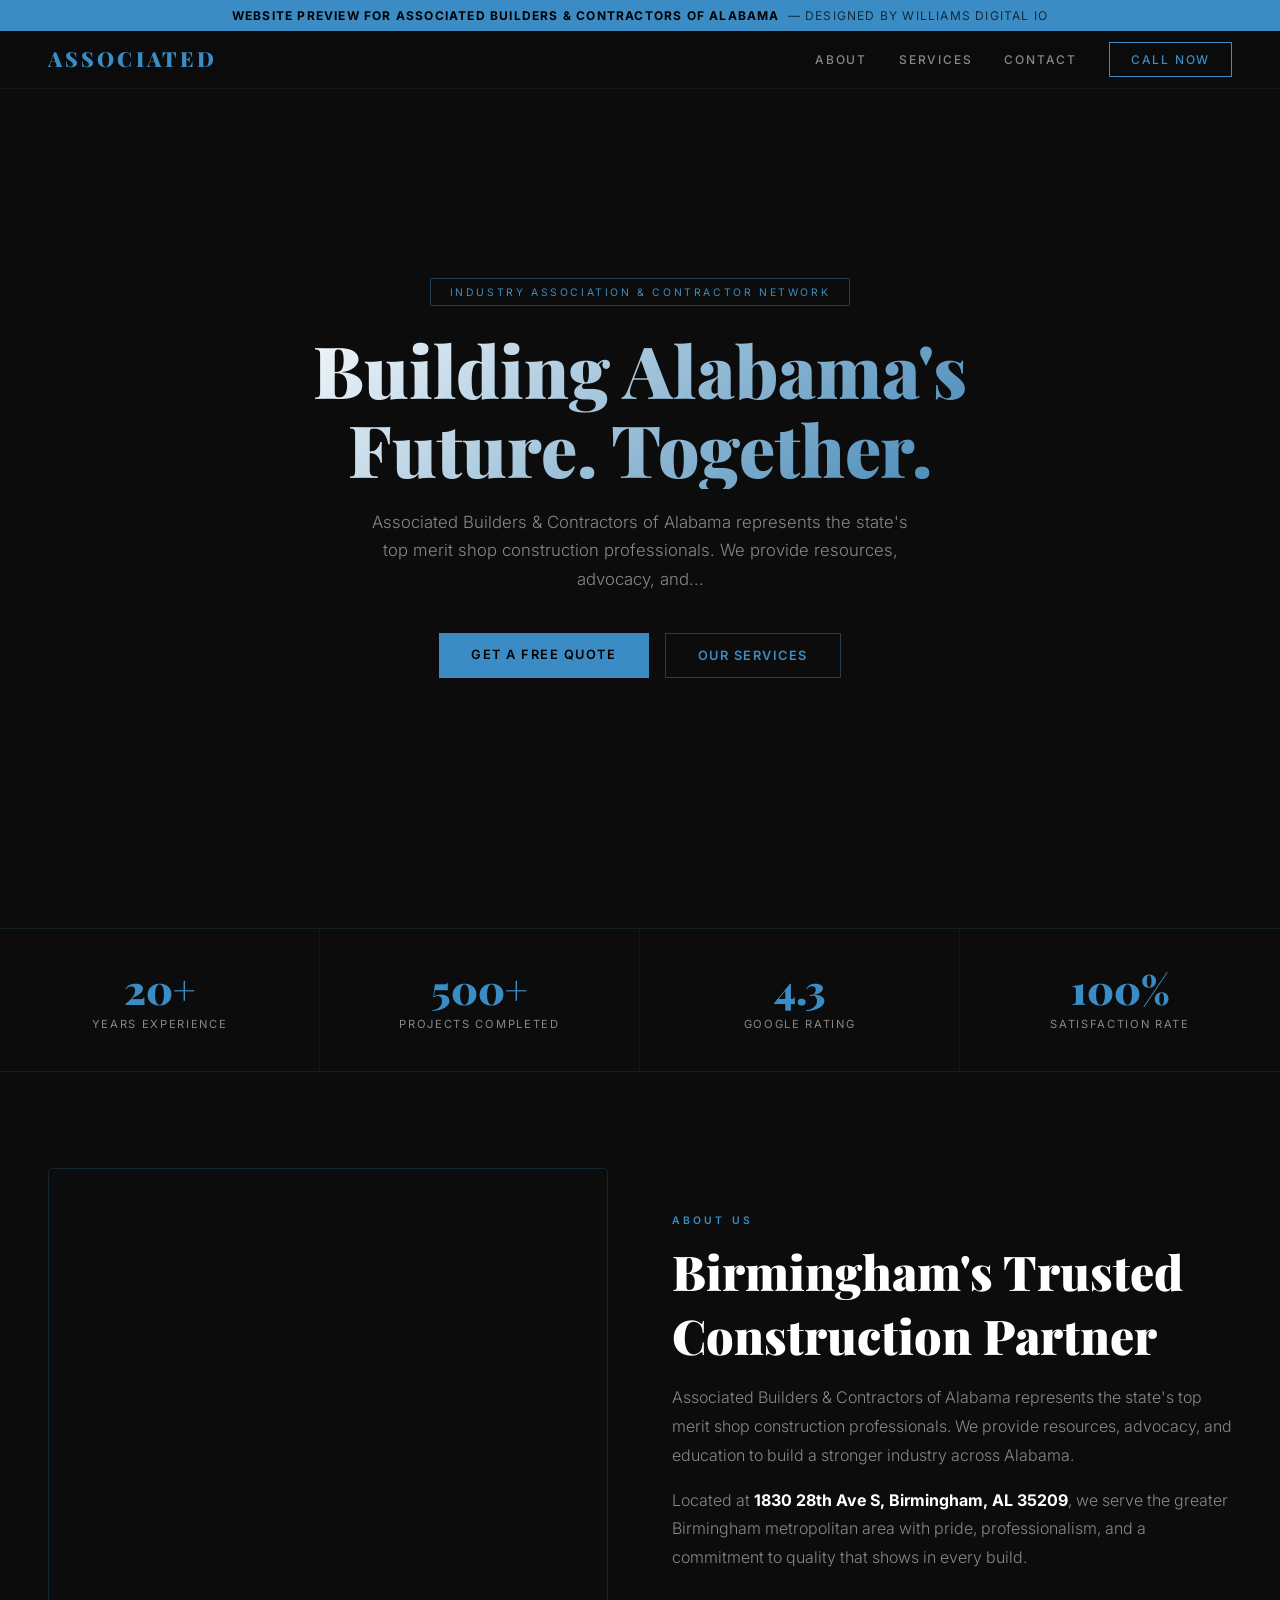
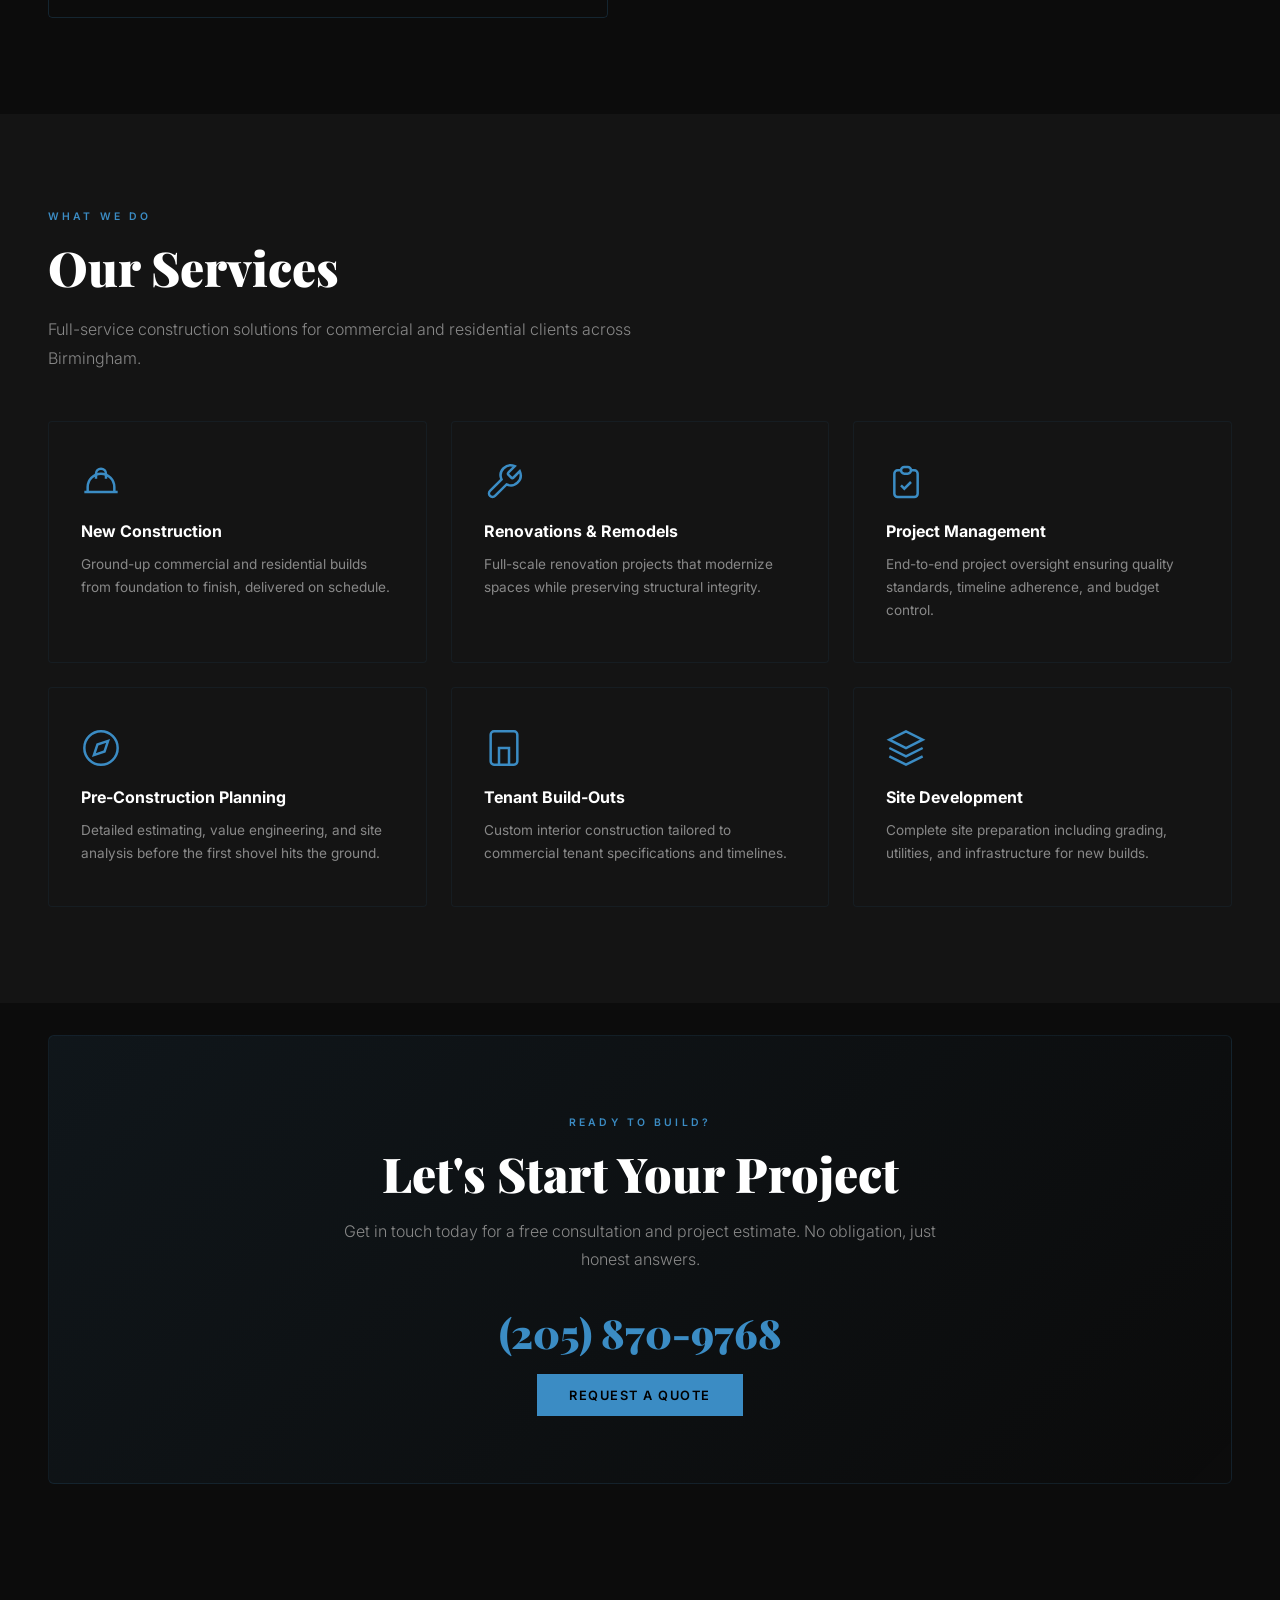
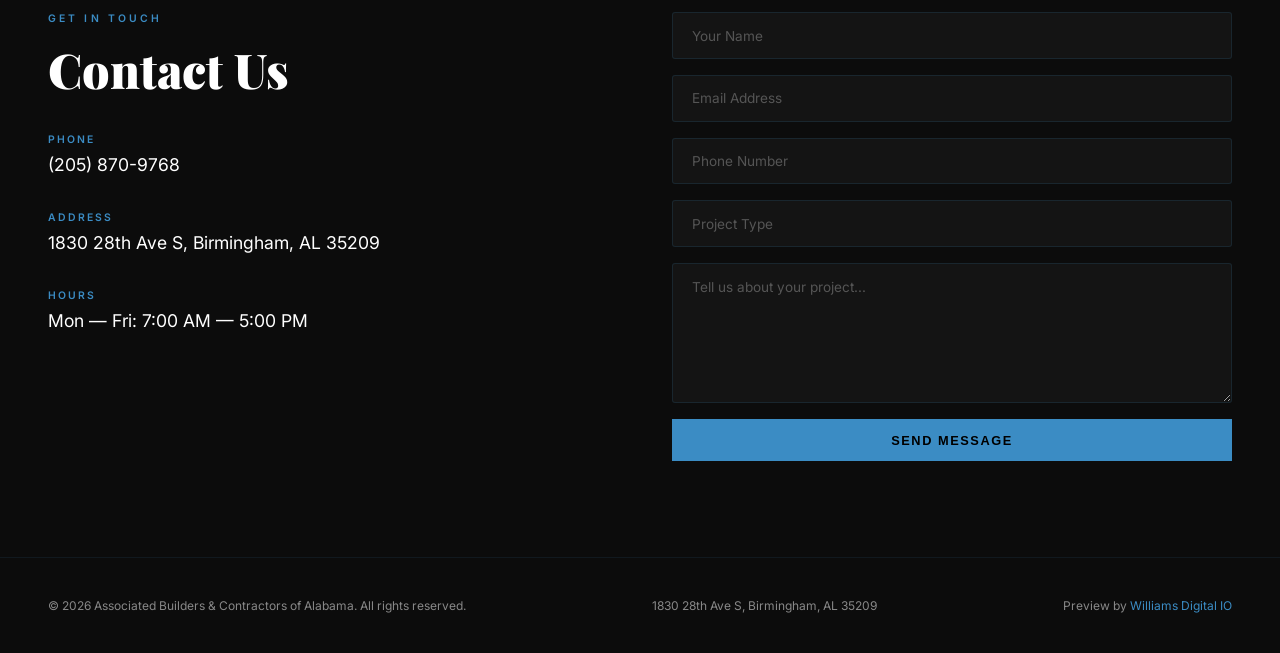
<file: abc-alabama.html>
<!DOCTYPE html>
<html lang="en">
<head>
  <meta charset="UTF-8">
  <meta name="viewport" content="width=device-width, initial-scale=1.0">
  <title>Associated Builders & Contractors of Alabama — Industry Association & Contractor Network | Birmingham, AL</title>
  <link href="https://fonts.googleapis.com/css2?family=Inter:wght@300;400;500;600;700;800;900&family=Playfair+Display:wght@400;700;900&display=swap" rel="stylesheet">
  <style>
    * { margin: 0; padding: 0; box-sizing: border-box; }
    html { scroll-behavior: smooth; }
    body { font-family: 'Inter', sans-serif; color: #e8e8e8; background: #0c0c0c; overflow-x: hidden; }

    :root {
      --accent: #3B8CC4;
      --accent-rgb: 59,140,196;
      --dark: #0c0c0c;
      --dark-card: #141414;
      --dark-card-hover: #1a1a1a;
      --text: #e8e8e8;
      --text-muted: #888;
    }

    /* ── PITCH BANNER ── */
    .pitch-banner {
      position: fixed; top: 0; left: 0; width: 100%; z-index: 9999;
      background: var(--accent); color: #000; text-align: center;
      padding: 0.5rem 1rem; font-size: 0.75rem; font-weight: 700;
      letter-spacing: 0.1em; text-transform: uppercase;
    }
    .pitch-banner span { opacity: 0.7; font-weight: 400; margin-left: 0.5rem; }

    /* ── LOADER ── */
    .loader {
      position: fixed; top: 0; left: 0; width: 100%; height: 100vh;
      background: var(--dark); display: flex; flex-direction: column;
      align-items: center; justify-content: center; z-index: 9998;
      transition: opacity 0.8s ease, visibility 0.8s ease;
    }
    .loader.hide { opacity: 0; visibility: hidden; pointer-events: none; }
    .loader-icon { width: 60px; height: 60px; margin-bottom: 1.5rem; position: relative; }
    .loader-icon::before, .loader-icon::after {
      content: ''; position: absolute; border: 2px solid var(--accent);
      border-radius: 50%; animation: ping 1.5s ease-in-out infinite;
    }
    .loader-icon::before { inset: 0; }
    .loader-icon::after { inset: 10px; animation-delay: 0.3s; }
    @keyframes ping {
      0% { transform: scale(0.8); opacity: 1; }
      100% { transform: scale(1.4); opacity: 0; }
    }
    .loader-text {
      font-family: 'Playfair Display', serif; font-size: 2rem; font-weight: 900;
      letter-spacing: 0.2em; text-transform: uppercase; color: var(--accent);
    }

    /* ── NAV ── */
    nav {
      position: fixed; top: 28px; left: 0; width: 100%; z-index: 100;
      padding: 1rem 3rem; display: flex; align-items: center; justify-content: space-between;
      background: rgba(12,12,12,0.8); backdrop-filter: blur(20px); -webkit-backdrop-filter: blur(20px);
      border-bottom: 1px solid rgba(var(--accent-rgb),0.1);
      transition: all 0.4s ease;
    }
    nav.scrolled { padding: 0.7rem 3rem; background: rgba(12,12,12,0.95); }
    .nav-logo {
      font-family: 'Playfair Display', serif; font-size: 1.3rem; font-weight: 900;
      letter-spacing: 0.15em; color: var(--accent); text-transform: uppercase;
      text-decoration: none;
    }
    .nav-links { display: flex; align-items: center; gap: 2rem; list-style: none; }
    .nav-links a {
      color: var(--text-muted); text-decoration: none; font-size: 0.75rem;
      letter-spacing: 0.15em; text-transform: uppercase; font-weight: 500;
      transition: color 0.3s ease;
    }
    .nav-links a:hover { color: var(--text); }
    .nav-cta {
      padding: 0.55rem 1.3rem; border: 1.5px solid var(--accent);
      color: var(--accent) !important; transition: all 0.3s ease;
    }
    .nav-cta:hover { background: var(--accent); color: var(--dark) !important; }

    /* ── HAMBURGER ── */
    .hamburger { display: none; flex-direction: column; gap: 5px; cursor: pointer; z-index: 200; }
    .hamburger span { width: 24px; height: 2px; background: var(--accent); transition: all 0.3s ease; }

    /* ── HERO ── */
    .hero {
      position: relative; height: 100vh; display: flex; align-items: center;
      justify-content: center; overflow: hidden; margin-top: 28px;
    }
    .hero-video {
      position: absolute; top: 0; left: 0; width: 100%; height: 100%;
      object-fit: cover; opacity: 0.35;
    }
    .hero-overlay {
      position: absolute; inset: 0;
      background: linear-gradient(180deg, rgba(12,12,12,0.4) 0%, rgba(12,12,12,0.85) 100%);
    }
    .hero-content {
      position: relative; z-index: 2; text-align: center; max-width: 850px; padding: 0 2rem;
    }
    .hero-badge {
      display: inline-block; padding: 0.4rem 1.2rem; border: 1px solid rgba(var(--accent-rgb),0.4);
      font-size: 0.65rem; letter-spacing: 0.25em; text-transform: uppercase;
      color: var(--accent); margin-bottom: 1.5rem; border-radius: 2px;
    }
    .hero h1 {
      font-family: 'Playfair Display', serif; font-size: clamp(2.5rem, 6vw, 4.5rem);
      font-weight: 900; line-height: 1.1; margin-bottom: 1.2rem;
      background: linear-gradient(135deg, #fff 0%, rgba(var(--accent-rgb),0.9) 100%);
      -webkit-background-clip: text; -webkit-text-fill-color: transparent;
      background-clip: text;
    }
    .hero-sub {
      font-size: 1.05rem; color: var(--text-muted); max-width: 550px;
      margin: 0 auto 2.5rem; line-height: 1.7; font-weight: 300;
    }
    .hero-buttons { display: flex; gap: 1rem; justify-content: center; flex-wrap: wrap; }
    .btn {
      padding: 0.85rem 2rem; font-size: 0.8rem; letter-spacing: 0.12em;
      text-transform: uppercase; font-weight: 600; text-decoration: none;
      transition: all 0.3s ease; border: none; cursor: pointer;
    }
    .btn-primary {
      background: var(--accent); color: #000;
    }
    .btn-primary:hover { filter: brightness(1.15); transform: translateY(-2px); }
    .btn-outline {
      border: 1.5px solid rgba(var(--accent-rgb),0.4); color: var(--accent);
      background: transparent;
    }
    .btn-outline:hover { border-color: var(--accent); background: rgba(var(--accent-rgb),0.1); }

    /* ── STATS BAR ── */
    .stats {
      display: grid; grid-template-columns: repeat(4, 1fr);
      border-top: 1px solid rgba(var(--accent-rgb),0.15);
      border-bottom: 1px solid rgba(var(--accent-rgb),0.15);
    }
    .stat {
      text-align: center; padding: 2.5rem 1rem;
      border-right: 1px solid rgba(var(--accent-rgb),0.1);
    }
    .stat:last-child { border-right: none; }
    .stat-num {
      font-family: 'Playfair Display', serif; font-size: 2.5rem; font-weight: 900;
      color: var(--accent); line-height: 1;
    }
    .stat-label {
      font-size: 0.7rem; letter-spacing: 0.15em; text-transform: uppercase;
      color: var(--text-muted); margin-top: 0.5rem;
    }

    /* ── SECTIONS ── */
    section { padding: 6rem 3rem; }
    .section-label {
      font-size: 0.65rem; letter-spacing: 0.3em; text-transform: uppercase;
      color: var(--accent); margin-bottom: 0.75rem; font-weight: 600;
    }
    .section-title {
      font-family: 'Playfair Display', serif; font-size: clamp(2rem, 4vw, 3rem);
      font-weight: 900; margin-bottom: 1rem; color: #fff;
    }
    .section-desc {
      font-size: 1rem; color: var(--text-muted); max-width: 600px;
      line-height: 1.8; font-weight: 300;
    }

    /* ── ABOUT ── */
    .about { display: grid; grid-template-columns: 1fr 1fr; gap: 4rem; align-items: center; }
    .about-visual {
      position: relative; height: 450px; border-radius: 4px; overflow: hidden;
    }
    .about-visual video {
      width: 100%; height: 100%; object-fit: cover;
    }
    .about-visual::after {
      content: ''; position: absolute; inset: 0;
      border: 1px solid rgba(var(--accent-rgb),0.2); border-radius: 4px; pointer-events: none;
    }
    .about-text .section-desc { max-width: 100%; }

    /* ── SERVICES ── */
    .services-grid {
      display: grid; grid-template-columns: repeat(3, 1fr); gap: 1.5rem; margin-top: 3rem;
    }
    .service-card {
      background: var(--dark-card); border: 1px solid rgba(var(--accent-rgb),0.08);
      padding: 2.5rem 2rem; border-radius: 4px; transition: all 0.4s ease;
    }
    .service-card:hover {
      background: var(--dark-card-hover); border-color: rgba(var(--accent-rgb),0.25);
      transform: translateY(-4px);
    }
    .service-icon {
      width: 40px; height: 40px; color: var(--accent); margin-bottom: 1.2rem;
    }
    .service-icon svg { width: 100%; height: 100%; }
    .service-card h3 {
      font-size: 1rem; font-weight: 700; margin-bottom: 0.75rem; color: #fff;
    }
    .service-card p {
      font-size: 0.85rem; color: var(--text-muted); line-height: 1.7;
    }

    /* ── CTA BANNER ── */
    .cta-section {
      text-align: center;
      background: linear-gradient(135deg, rgba(var(--accent-rgb),0.08) 0%, transparent 100%);
      border: 1px solid rgba(var(--accent-rgb),0.12); border-radius: 6px;
      margin: 2rem 3rem; padding: 5rem 3rem;
    }
    .cta-section .section-title { margin-bottom: 0.75rem; }
    .cta-section .section-desc { margin: 0 auto 2rem; text-align: center; }
    .cta-phone {
      font-family: 'Playfair Display', serif; font-size: 2.5rem; font-weight: 900;
      color: var(--accent); text-decoration: none; display: inline-block;
      margin-bottom: 1.5rem; transition: opacity 0.3s;
    }
    .cta-phone:hover { opacity: 0.8; }

    /* ── CONTACT ── */
    .contact { display: grid; grid-template-columns: 1fr 1fr; gap: 4rem; }
    .contact-info { display: flex; flex-direction: column; gap: 2rem; }
    .contact-item-label {
      font-size: 0.65rem; letter-spacing: 0.2em; text-transform: uppercase;
      color: var(--accent); margin-bottom: 0.3rem; font-weight: 600;
    }
    .contact-item-value { font-size: 1.1rem; color: #fff; line-height: 1.6; }
    .contact-form { display: flex; flex-direction: column; gap: 1rem; }
    .contact-form input, .contact-form textarea {
      background: var(--dark-card); border: 1px solid rgba(var(--accent-rgb),0.15);
      padding: 0.9rem 1.2rem; color: #fff; font-family: 'Inter', sans-serif;
      font-size: 0.85rem; border-radius: 3px; outline: none;
      transition: border-color 0.3s;
    }
    .contact-form input:focus, .contact-form textarea:focus {
      border-color: var(--accent);
    }
    .contact-form input::placeholder, .contact-form textarea::placeholder {
      color: #555;
    }
    .contact-form textarea { height: 140px; resize: vertical; }
    .contact-form .btn { width: 100%; text-align: center; }

    /* ── FOOTER ── */
    footer {
      border-top: 1px solid rgba(var(--accent-rgb),0.1); padding: 2.5rem 3rem;
      display: flex; justify-content: space-between; align-items: center;
      font-size: 0.75rem; color: var(--text-muted);
    }
    footer a { color: var(--accent); text-decoration: none; }

    /* ── ANIMATIONS ── */
    .reveal {
      opacity: 0; transform: translateY(30px);
      transition: opacity 0.8s ease, transform 0.8s ease;
    }
    .reveal.visible { opacity: 1; transform: translateY(0); }

    /* ── MOBILE ── */
    @media (max-width: 768px) {
      nav { padding: 0.8rem 1.5rem; }
      nav.scrolled { padding: 0.6rem 1.5rem; }
      .nav-links {
        display: none; position: fixed; top: 0; left: 0; width: 100%; height: 100vh;
        flex-direction: column; align-items: center; justify-content: center;
        background: rgba(12,12,12,0.98); gap: 2rem;
      }
      .nav-links.open { display: flex; }
      .hamburger { display: flex; }
      section { padding: 4rem 1.5rem; }
      .stats { grid-template-columns: repeat(2, 1fr); }
      .services-grid { grid-template-columns: 1fr; }
      .about { grid-template-columns: 1fr; }
      .about-visual { height: 280px; }
      .contact { grid-template-columns: 1fr; }
      .cta-section { margin: 2rem 1.5rem; padding: 3rem 1.5rem; }
      .cta-phone { font-size: 1.8rem; }
      footer { flex-direction: column; gap: 1rem; text-align: center; }
    }
  </style>
</head>
<body>

  <!-- Pitch Banner -->
  <div class="pitch-banner">
    Website Preview for Associated Builders & Contractors of Alabama<span>— designed by Williams Digital IO</span>
  </div>

  <!-- Loader -->
  <div class="loader" id="loader">
    <div class="loader-icon"></div>
    <div class="loader-text">ASSOCIATED</div>
  </div>

  <!-- Nav -->
  <nav id="nav">
    <a href="#" class="nav-logo">ASSOCIATED</a>
    <div class="hamburger" id="hamburger" onclick="document.querySelector('.nav-links').classList.toggle('open'); this.classList.toggle('active');">
      <span></span><span></span><span></span>
    </div>
    <ul class="nav-links">
      <li><a href="#about" onclick="document.querySelector('.nav-links').classList.remove('open')">About</a></li>
      <li><a href="#services" onclick="document.querySelector('.nav-links').classList.remove('open')">Services</a></li>
      <li><a href="#contact" onclick="document.querySelector('.nav-links').classList.remove('open')">Contact</a></li>
      <li><a href="tel:205-870-9768" class="nav-cta">Call Now</a></li>
    </ul>
  </nav>

  <!-- Hero -->
  <section class="hero">
    <video class="hero-video" autoplay muted loop playsinline>
      <source src="https://videos.pexels.com/video-files/7578554/7578554-hd_1920_1080_30fps.mp4" type="video/mp4">
    </video>
    <div class="hero-overlay"></div>
    <div class="hero-content">
      <div class="hero-badge">Industry Association & Contractor Network</div>
      <h1>Building Alabama's Future. Together.</h1>
      <p class="hero-sub">Associated Builders & Contractors of Alabama represents the state's top merit shop construction professionals. We provide resources, advocacy, and...</p>
      <div class="hero-buttons">
        <a href="#contact" class="btn btn-primary">Get a Free Quote</a>
        <a href="#services" class="btn btn-outline">Our Services</a>
      </div>
    </div>
  </section>

  <!-- Stats -->
  <div class="stats">
    <div class="stat reveal">
      <div class="stat-num">20+</div>
      <div class="stat-label">Years Experience</div>
    </div>
    <div class="stat reveal">
      <div class="stat-num">500+</div>
      <div class="stat-label">Projects Completed</div>
    </div>
    <div class="stat reveal">
      <div class="stat-num">4.3</div>
      <div class="stat-label">Google Rating</div>
    </div>
    <div class="stat reveal">
      <div class="stat-num">100%</div>
      <div class="stat-label">Satisfaction Rate</div>
    </div>
  </div>

  <!-- About -->
  <section id="about">
    <div class="about">
      <div class="about-visual reveal">
        <video autoplay muted loop playsinline>
          <source src="https://videos.pexels.com/video-files/7578554/7578554-hd_1920_1080_30fps.mp4" type="video/mp4">
        </video>
      </div>
      <div class="about-text">
        <div class="section-label reveal">About Us</div>
        <h2 class="section-title reveal">Birmingham's Trusted<br>Construction Partner</h2>
        <p class="section-desc reveal">Associated Builders & Contractors of Alabama represents the state's top merit shop construction professionals. We provide resources, advocacy, and education to build a stronger industry across Alabama.</p>
        <p class="section-desc reveal" style="margin-top:1rem;">
          Located at <strong style="color:#fff">1830 28th Ave S, Birmingham, AL 35209</strong>, we serve the greater Birmingham metropolitan area
          with pride, professionalism, and a commitment to quality that shows in every build.
        </p>
      </div>
    </div>
  </section>

  <!-- Services -->
  <section id="services" style="background: var(--dark-card);">
    <div class="section-label reveal">What We Do</div>
    <h2 class="section-title reveal">Our Services</h2>
    <p class="section-desc reveal">Full-service construction solutions for commercial and residential clients across Birmingham.</p>
    <div class="services-grid">
        <div class="service-card">
          <div class="service-icon"><svg viewBox="0 0 24 24" fill="none" stroke="currentColor" stroke-width="1.5"><path d="M2 18h20M4 18v-3a8 8 0 0116 0v3M9 10V7a3 3 0 016 0v3"/></svg></div>
          <h3>New Construction</h3>
          <p>Ground-up commercial and residential builds from foundation to finish, delivered on schedule.</p>
        </div>
        <div class="service-card">
          <div class="service-icon"><svg viewBox="0 0 24 24" fill="none" stroke="currentColor" stroke-width="1.5"><path d="M14.7 6.3a1 1 0 000 1.4l1.6 1.6a1 1 0 001.4 0l3.77-3.77a6 6 0 01-7.94 7.94l-6.91 6.91a2.12 2.12 0 01-3-3l6.91-6.91a6 6 0 017.94-7.94l-3.76 3.76z"/></svg></div>
          <h3>Renovations & Remodels</h3>
          <p>Full-scale renovation projects that modernize spaces while preserving structural integrity.</p>
        </div>
        <div class="service-card">
          <div class="service-icon"><svg viewBox="0 0 24 24" fill="none" stroke="currentColor" stroke-width="1.5"><path d="M9 5H7a2 2 0 00-2 2v12a2 2 0 002 2h10a2 2 0 002-2V7a2 2 0 00-2-2h-2M9 5a2 2 0 002 2h2a2 2 0 002-2M9 5a2 2 0 012-2h2a2 2 0 012 2m-6 9l2 2 4-4"/></svg></div>
          <h3>Project Management</h3>
          <p>End-to-end project oversight ensuring quality standards, timeline adherence, and budget control.</p>
        </div>
        <div class="service-card">
          <div class="service-icon"><svg viewBox="0 0 24 24" fill="none" stroke="currentColor" stroke-width="1.5"><circle cx="12" cy="12" r="10"/><polygon points="16.24 7.76 14.12 14.12 7.76 16.24 9.88 9.88 16.24 7.76"/></svg></div>
          <h3>Pre-Construction Planning</h3>
          <p>Detailed estimating, value engineering, and site analysis before the first shovel hits the ground.</p>
        </div>
        <div class="service-card">
          <div class="service-icon"><svg viewBox="0 0 24 24" fill="none" stroke="currentColor" stroke-width="1.5"><rect x="4" y="2" width="16" height="20" rx="2"/><path d="M9 22V12h6v10M9 6h.01M15 6h.01M9 10h.01M15 10h.01"/></svg></div>
          <h3>Tenant Build-Outs</h3>
          <p>Custom interior construction tailored to commercial tenant specifications and timelines.</p>
        </div>
        <div class="service-card">
          <div class="service-icon"><svg viewBox="0 0 24 24" fill="none" stroke="currentColor" stroke-width="1.5"><polygon points="12 2 2 7 12 12 22 7 12 2"/><polyline points="2 17 12 22 22 17"/><polyline points="2 12 12 17 22 12"/></svg></div>
          <h3>Site Development</h3>
          <p>Complete site preparation including grading, utilities, and infrastructure for new builds.</p>
        </div>
    </div>
  </section>

  <!-- CTA -->
  <div class="cta-section reveal">
    <div class="section-label">Ready to Build?</div>
    <h2 class="section-title">Let's Start Your Project</h2>
    <p class="section-desc">Get in touch today for a free consultation and project estimate. No obligation, just honest answers.</p>
    <a href="tel:205-870-9768" class="cta-phone">(205) 870-9768</a><br>
    <a href="#contact" class="btn btn-primary" style="margin-top:0.5rem;">Request a Quote</a>
  </div>

  <!-- Contact -->
  <section id="contact">
    <div class="contact">
      <div>
        <div class="section-label reveal">Get In Touch</div>
        <h2 class="section-title reveal">Contact Us</h2>
        <div class="contact-info" style="margin-top: 2rem;">
          <div class="reveal">
            <div class="contact-item-label">Phone</div>
            <div class="contact-item-value">(205) 870-9768</div>
          </div>
          <div class="reveal">
            <div class="contact-item-label">Address</div>
            <div class="contact-item-value">1830 28th Ave S, Birmingham, AL 35209</div>
          </div>
          <div class="reveal">
            <div class="contact-item-label">Hours</div>
            <div class="contact-item-value">Mon — Fri: 7:00 AM — 5:00 PM</div>
          </div>
        </div>
      </div>
      <form class="contact-form reveal" onsubmit="event.preventDefault(); alert('This is a demo — form submissions are disabled.');">
        <input type="text" placeholder="Your Name" required>
        <input type="email" placeholder="Email Address" required>
        <input type="tel" placeholder="Phone Number">
        <input type="text" placeholder="Project Type">
        <textarea placeholder="Tell us about your project..."></textarea>
        <button type="submit" class="btn btn-primary">Send Message</button>
      </form>
    </div>
  </section>

  <!-- Footer -->
  <footer>
    <span>&copy; 2026 Associated Builders & Contractors of Alabama. All rights reserved.</span>
    <span>1830 28th Ave S, Birmingham, AL 35209</span>
    <span>Preview by <a href="#">Williams Digital IO</a></span>
  </footer>

  <script>
    // Loader
    window.addEventListener('load', () => {
      setTimeout(() => document.getElementById('loader').classList.add('hide'), 1200);
    });
    // Scroll nav
    window.addEventListener('scroll', () => {
      document.getElementById('nav').classList.toggle('scrolled', window.scrollY > 50);
    });
    // Reveal on scroll
    const observer = new IntersectionObserver((entries) => {
      entries.forEach(e => { if (e.isIntersecting) { e.target.classList.add('visible'); } });
    }, { threshold: 0.15 });
    document.querySelectorAll('.reveal').forEach(el => observer.observe(el));
  </script>

</body>
</html>
</file>
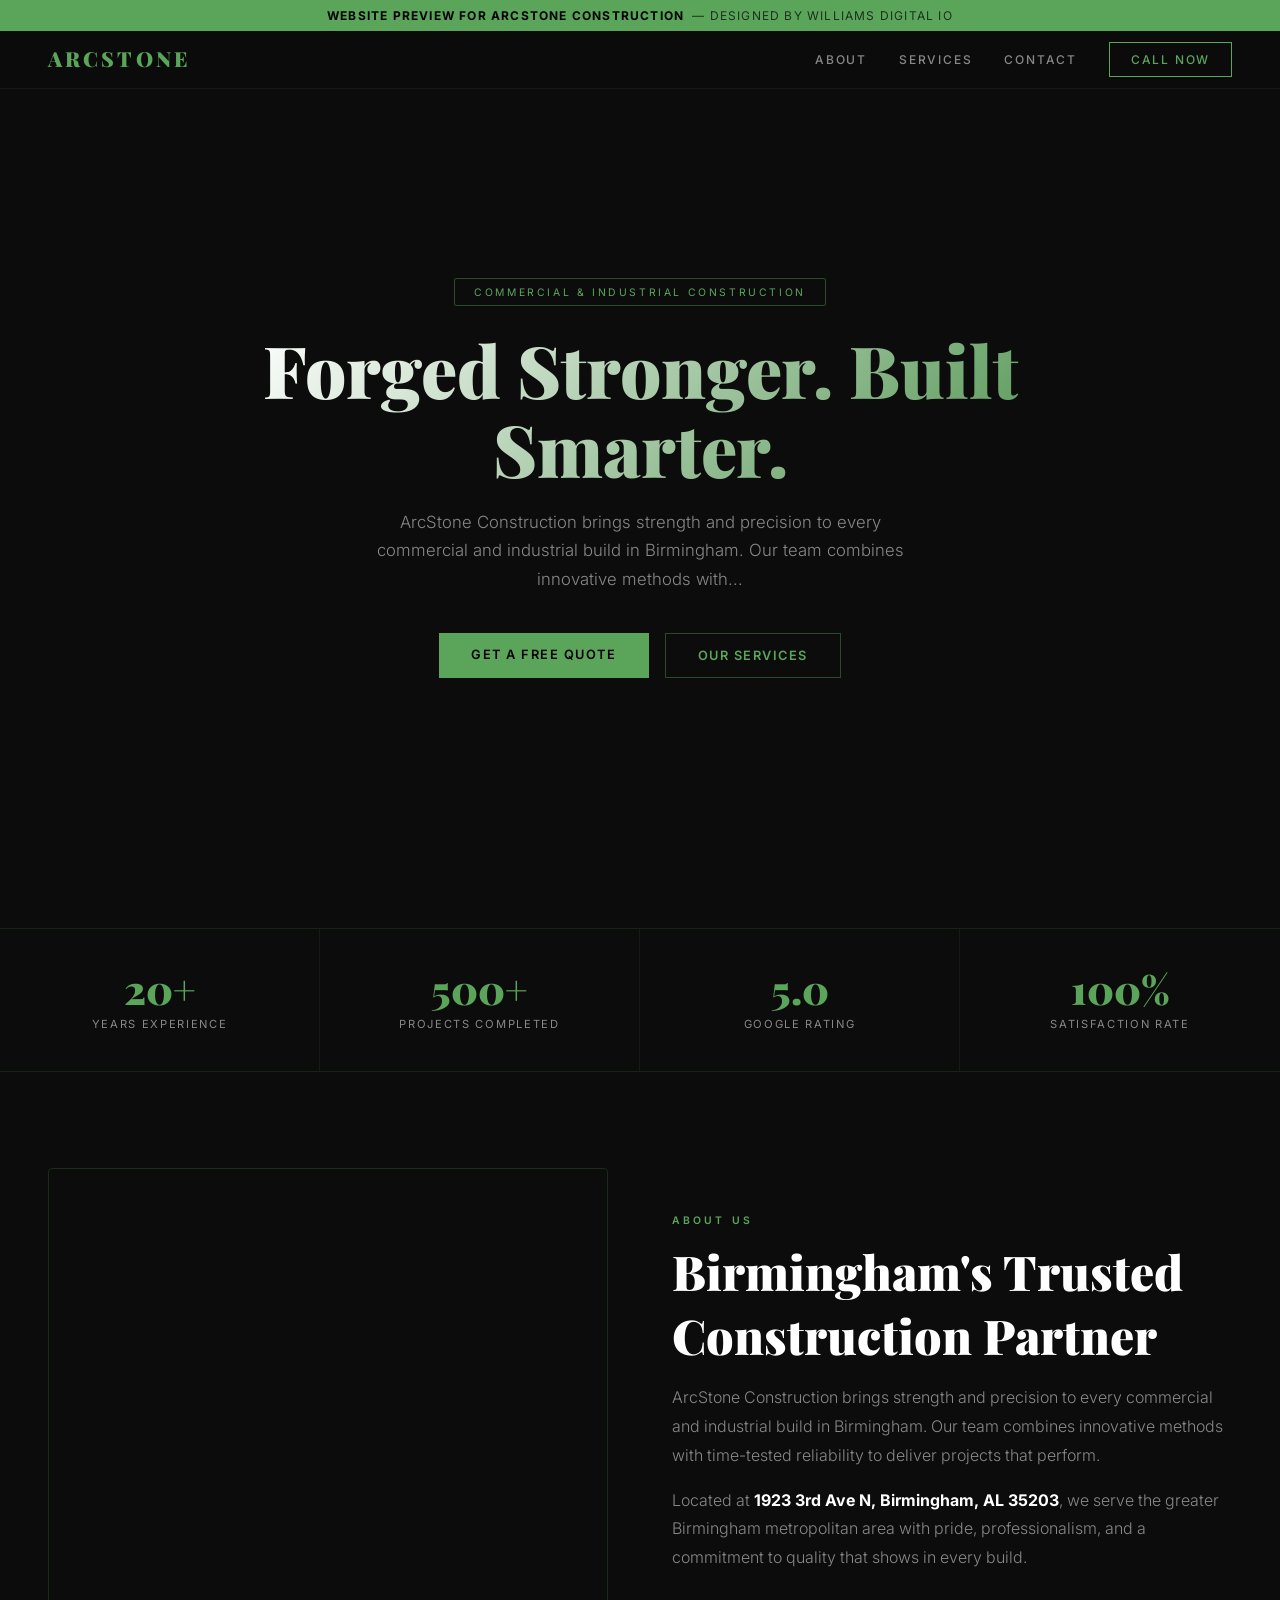
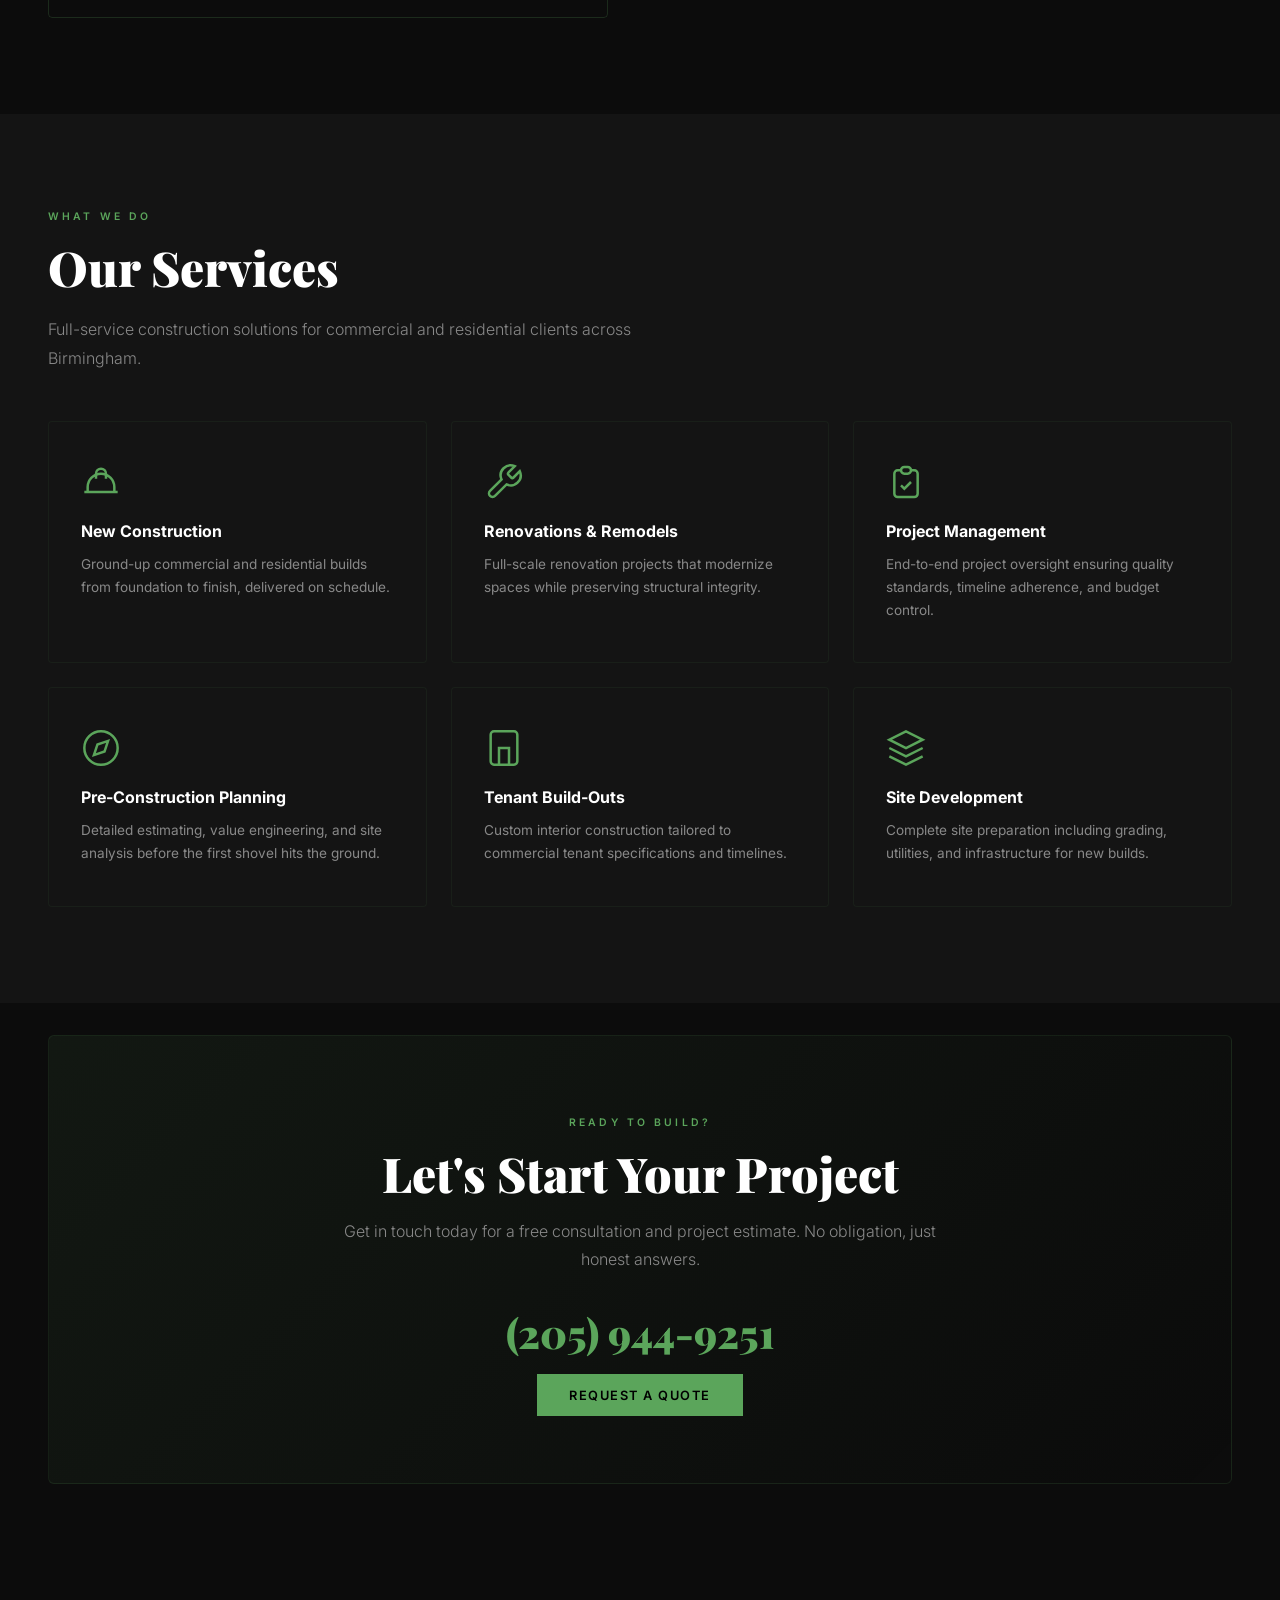
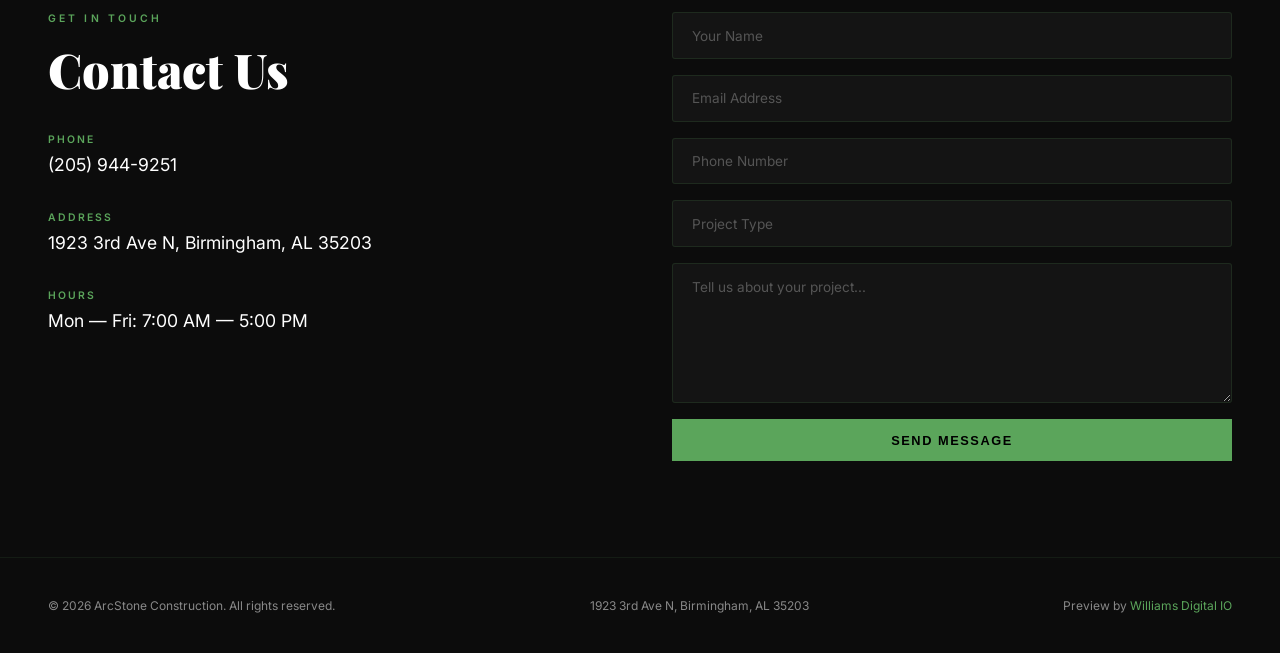
<file: arcstone.html>
<!DOCTYPE html>
<html lang="en">
<head>
  <meta charset="UTF-8">
  <meta name="viewport" content="width=device-width, initial-scale=1.0">
  <title>ArcStone Construction — Commercial & Industrial Construction | Birmingham, AL</title>
  <link href="https://fonts.googleapis.com/css2?family=Inter:wght@300;400;500;600;700;800;900&family=Playfair+Display:wght@400;700;900&display=swap" rel="stylesheet">
  <style>
    * { margin: 0; padding: 0; box-sizing: border-box; }
    html { scroll-behavior: smooth; }
    body { font-family: 'Inter', sans-serif; color: #e8e8e8; background: #0c0c0c; overflow-x: hidden; }

    :root {
      --accent: #5BA55B;
      --accent-rgb: 91,165,91;
      --dark: #0c0c0c;
      --dark-card: #141414;
      --dark-card-hover: #1a1a1a;
      --text: #e8e8e8;
      --text-muted: #888;
    }

    /* ── PITCH BANNER ── */
    .pitch-banner {
      position: fixed; top: 0; left: 0; width: 100%; z-index: 9999;
      background: var(--accent); color: #000; text-align: center;
      padding: 0.5rem 1rem; font-size: 0.75rem; font-weight: 700;
      letter-spacing: 0.1em; text-transform: uppercase;
    }
    .pitch-banner span { opacity: 0.7; font-weight: 400; margin-left: 0.5rem; }

    /* ── LOADER ── */
    .loader {
      position: fixed; top: 0; left: 0; width: 100%; height: 100vh;
      background: var(--dark); display: flex; flex-direction: column;
      align-items: center; justify-content: center; z-index: 9998;
      transition: opacity 0.8s ease, visibility 0.8s ease;
    }
    .loader.hide { opacity: 0; visibility: hidden; pointer-events: none; }
    .loader-icon { width: 60px; height: 60px; margin-bottom: 1.5rem; position: relative; }
    .loader-icon::before, .loader-icon::after {
      content: ''; position: absolute; border: 2px solid var(--accent);
      border-radius: 50%; animation: ping 1.5s ease-in-out infinite;
    }
    .loader-icon::before { inset: 0; }
    .loader-icon::after { inset: 10px; animation-delay: 0.3s; }
    @keyframes ping {
      0% { transform: scale(0.8); opacity: 1; }
      100% { transform: scale(1.4); opacity: 0; }
    }
    .loader-text {
      font-family: 'Playfair Display', serif; font-size: 2rem; font-weight: 900;
      letter-spacing: 0.2em; text-transform: uppercase; color: var(--accent);
    }

    /* ── NAV ── */
    nav {
      position: fixed; top: 28px; left: 0; width: 100%; z-index: 100;
      padding: 1rem 3rem; display: flex; align-items: center; justify-content: space-between;
      background: rgba(12,12,12,0.8); backdrop-filter: blur(20px); -webkit-backdrop-filter: blur(20px);
      border-bottom: 1px solid rgba(var(--accent-rgb),0.1);
      transition: all 0.4s ease;
    }
    nav.scrolled { padding: 0.7rem 3rem; background: rgba(12,12,12,0.95); }
    .nav-logo {
      font-family: 'Playfair Display', serif; font-size: 1.3rem; font-weight: 900;
      letter-spacing: 0.15em; color: var(--accent); text-transform: uppercase;
      text-decoration: none;
    }
    .nav-links { display: flex; align-items: center; gap: 2rem; list-style: none; }
    .nav-links a {
      color: var(--text-muted); text-decoration: none; font-size: 0.75rem;
      letter-spacing: 0.15em; text-transform: uppercase; font-weight: 500;
      transition: color 0.3s ease;
    }
    .nav-links a:hover { color: var(--text); }
    .nav-cta {
      padding: 0.55rem 1.3rem; border: 1.5px solid var(--accent);
      color: var(--accent) !important; transition: all 0.3s ease;
    }
    .nav-cta:hover { background: var(--accent); color: var(--dark) !important; }

    /* ── HAMBURGER ── */
    .hamburger { display: none; flex-direction: column; gap: 5px; cursor: pointer; z-index: 200; }
    .hamburger span { width: 24px; height: 2px; background: var(--accent); transition: all 0.3s ease; }

    /* ── HERO ── */
    .hero {
      position: relative; height: 100vh; display: flex; align-items: center;
      justify-content: center; overflow: hidden; margin-top: 28px;
    }
    .hero-video {
      position: absolute; top: 0; left: 0; width: 100%; height: 100%;
      object-fit: cover; opacity: 0.35;
    }
    .hero-overlay {
      position: absolute; inset: 0;
      background: linear-gradient(180deg, rgba(12,12,12,0.4) 0%, rgba(12,12,12,0.85) 100%);
    }
    .hero-content {
      position: relative; z-index: 2; text-align: center; max-width: 850px; padding: 0 2rem;
    }
    .hero-badge {
      display: inline-block; padding: 0.4rem 1.2rem; border: 1px solid rgba(var(--accent-rgb),0.4);
      font-size: 0.65rem; letter-spacing: 0.25em; text-transform: uppercase;
      color: var(--accent); margin-bottom: 1.5rem; border-radius: 2px;
    }
    .hero h1 {
      font-family: 'Playfair Display', serif; font-size: clamp(2.5rem, 6vw, 4.5rem);
      font-weight: 900; line-height: 1.1; margin-bottom: 1.2rem;
      background: linear-gradient(135deg, #fff 0%, rgba(var(--accent-rgb),0.9) 100%);
      -webkit-background-clip: text; -webkit-text-fill-color: transparent;
      background-clip: text;
    }
    .hero-sub {
      font-size: 1.05rem; color: var(--text-muted); max-width: 550px;
      margin: 0 auto 2.5rem; line-height: 1.7; font-weight: 300;
    }
    .hero-buttons { display: flex; gap: 1rem; justify-content: center; flex-wrap: wrap; }
    .btn {
      padding: 0.85rem 2rem; font-size: 0.8rem; letter-spacing: 0.12em;
      text-transform: uppercase; font-weight: 600; text-decoration: none;
      transition: all 0.3s ease; border: none; cursor: pointer;
    }
    .btn-primary {
      background: var(--accent); color: #000;
    }
    .btn-primary:hover { filter: brightness(1.15); transform: translateY(-2px); }
    .btn-outline {
      border: 1.5px solid rgba(var(--accent-rgb),0.4); color: var(--accent);
      background: transparent;
    }
    .btn-outline:hover { border-color: var(--accent); background: rgba(var(--accent-rgb),0.1); }

    /* ── STATS BAR ── */
    .stats {
      display: grid; grid-template-columns: repeat(4, 1fr);
      border-top: 1px solid rgba(var(--accent-rgb),0.15);
      border-bottom: 1px solid rgba(var(--accent-rgb),0.15);
    }
    .stat {
      text-align: center; padding: 2.5rem 1rem;
      border-right: 1px solid rgba(var(--accent-rgb),0.1);
    }
    .stat:last-child { border-right: none; }
    .stat-num {
      font-family: 'Playfair Display', serif; font-size: 2.5rem; font-weight: 900;
      color: var(--accent); line-height: 1;
    }
    .stat-label {
      font-size: 0.7rem; letter-spacing: 0.15em; text-transform: uppercase;
      color: var(--text-muted); margin-top: 0.5rem;
    }

    /* ── SECTIONS ── */
    section { padding: 6rem 3rem; }
    .section-label {
      font-size: 0.65rem; letter-spacing: 0.3em; text-transform: uppercase;
      color: var(--accent); margin-bottom: 0.75rem; font-weight: 600;
    }
    .section-title {
      font-family: 'Playfair Display', serif; font-size: clamp(2rem, 4vw, 3rem);
      font-weight: 900; margin-bottom: 1rem; color: #fff;
    }
    .section-desc {
      font-size: 1rem; color: var(--text-muted); max-width: 600px;
      line-height: 1.8; font-weight: 300;
    }

    /* ── ABOUT ── */
    .about { display: grid; grid-template-columns: 1fr 1fr; gap: 4rem; align-items: center; }
    .about-visual {
      position: relative; height: 450px; border-radius: 4px; overflow: hidden;
    }
    .about-visual video {
      width: 100%; height: 100%; object-fit: cover;
    }
    .about-visual::after {
      content: ''; position: absolute; inset: 0;
      border: 1px solid rgba(var(--accent-rgb),0.2); border-radius: 4px; pointer-events: none;
    }
    .about-text .section-desc { max-width: 100%; }

    /* ── SERVICES ── */
    .services-grid {
      display: grid; grid-template-columns: repeat(3, 1fr); gap: 1.5rem; margin-top: 3rem;
    }
    .service-card {
      background: var(--dark-card); border: 1px solid rgba(var(--accent-rgb),0.08);
      padding: 2.5rem 2rem; border-radius: 4px; transition: all 0.4s ease;
    }
    .service-card:hover {
      background: var(--dark-card-hover); border-color: rgba(var(--accent-rgb),0.25);
      transform: translateY(-4px);
    }
    .service-icon {
      width: 40px; height: 40px; color: var(--accent); margin-bottom: 1.2rem;
    }
    .service-icon svg { width: 100%; height: 100%; }
    .service-card h3 {
      font-size: 1rem; font-weight: 700; margin-bottom: 0.75rem; color: #fff;
    }
    .service-card p {
      font-size: 0.85rem; color: var(--text-muted); line-height: 1.7;
    }

    /* ── CTA BANNER ── */
    .cta-section {
      text-align: center;
      background: linear-gradient(135deg, rgba(var(--accent-rgb),0.08) 0%, transparent 100%);
      border: 1px solid rgba(var(--accent-rgb),0.12); border-radius: 6px;
      margin: 2rem 3rem; padding: 5rem 3rem;
    }
    .cta-section .section-title { margin-bottom: 0.75rem; }
    .cta-section .section-desc { margin: 0 auto 2rem; text-align: center; }
    .cta-phone {
      font-family: 'Playfair Display', serif; font-size: 2.5rem; font-weight: 900;
      color: var(--accent); text-decoration: none; display: inline-block;
      margin-bottom: 1.5rem; transition: opacity 0.3s;
    }
    .cta-phone:hover { opacity: 0.8; }

    /* ── CONTACT ── */
    .contact { display: grid; grid-template-columns: 1fr 1fr; gap: 4rem; }
    .contact-info { display: flex; flex-direction: column; gap: 2rem; }
    .contact-item-label {
      font-size: 0.65rem; letter-spacing: 0.2em; text-transform: uppercase;
      color: var(--accent); margin-bottom: 0.3rem; font-weight: 600;
    }
    .contact-item-value { font-size: 1.1rem; color: #fff; line-height: 1.6; }
    .contact-form { display: flex; flex-direction: column; gap: 1rem; }
    .contact-form input, .contact-form textarea {
      background: var(--dark-card); border: 1px solid rgba(var(--accent-rgb),0.15);
      padding: 0.9rem 1.2rem; color: #fff; font-family: 'Inter', sans-serif;
      font-size: 0.85rem; border-radius: 3px; outline: none;
      transition: border-color 0.3s;
    }
    .contact-form input:focus, .contact-form textarea:focus {
      border-color: var(--accent);
    }
    .contact-form input::placeholder, .contact-form textarea::placeholder {
      color: #555;
    }
    .contact-form textarea { height: 140px; resize: vertical; }
    .contact-form .btn { width: 100%; text-align: center; }

    /* ── FOOTER ── */
    footer {
      border-top: 1px solid rgba(var(--accent-rgb),0.1); padding: 2.5rem 3rem;
      display: flex; justify-content: space-between; align-items: center;
      font-size: 0.75rem; color: var(--text-muted);
    }
    footer a { color: var(--accent); text-decoration: none; }

    /* ── ANIMATIONS ── */
    .reveal {
      opacity: 0; transform: translateY(30px);
      transition: opacity 0.8s ease, transform 0.8s ease;
    }
    .reveal.visible { opacity: 1; transform: translateY(0); }

    /* ── MOBILE ── */
    @media (max-width: 768px) {
      nav { padding: 0.8rem 1.5rem; }
      nav.scrolled { padding: 0.6rem 1.5rem; }
      .nav-links {
        display: none; position: fixed; top: 0; left: 0; width: 100%; height: 100vh;
        flex-direction: column; align-items: center; justify-content: center;
        background: rgba(12,12,12,0.98); gap: 2rem;
      }
      .nav-links.open { display: flex; }
      .hamburger { display: flex; }
      section { padding: 4rem 1.5rem; }
      .stats { grid-template-columns: repeat(2, 1fr); }
      .services-grid { grid-template-columns: 1fr; }
      .about { grid-template-columns: 1fr; }
      .about-visual { height: 280px; }
      .contact { grid-template-columns: 1fr; }
      .cta-section { margin: 2rem 1.5rem; padding: 3rem 1.5rem; }
      .cta-phone { font-size: 1.8rem; }
      footer { flex-direction: column; gap: 1rem; text-align: center; }
    }
  </style>
</head>
<body>

  <!-- Pitch Banner -->
  <div class="pitch-banner">
    Website Preview for ArcStone Construction<span>— designed by Williams Digital IO</span>
  </div>

  <!-- Loader -->
  <div class="loader" id="loader">
    <div class="loader-icon"></div>
    <div class="loader-text">ARCSTONE</div>
  </div>

  <!-- Nav -->
  <nav id="nav">
    <a href="#" class="nav-logo">ARCSTONE</a>
    <div class="hamburger" id="hamburger" onclick="document.querySelector('.nav-links').classList.toggle('open'); this.classList.toggle('active');">
      <span></span><span></span><span></span>
    </div>
    <ul class="nav-links">
      <li><a href="#about" onclick="document.querySelector('.nav-links').classList.remove('open')">About</a></li>
      <li><a href="#services" onclick="document.querySelector('.nav-links').classList.remove('open')">Services</a></li>
      <li><a href="#contact" onclick="document.querySelector('.nav-links').classList.remove('open')">Contact</a></li>
      <li><a href="tel:205-944-9251" class="nav-cta">Call Now</a></li>
    </ul>
  </nav>

  <!-- Hero -->
  <section class="hero">
    <video class="hero-video" autoplay muted loop playsinline>
      <source src="https://videos.pexels.com/video-files/2169880/2169880-hd_1920_1080_30fps.mp4" type="video/mp4">
    </video>
    <div class="hero-overlay"></div>
    <div class="hero-content">
      <div class="hero-badge">Commercial & Industrial Construction</div>
      <h1>Forged Stronger. Built Smarter.</h1>
      <p class="hero-sub">ArcStone Construction brings strength and precision to every commercial and industrial build in Birmingham. Our team combines innovative methods with...</p>
      <div class="hero-buttons">
        <a href="#contact" class="btn btn-primary">Get a Free Quote</a>
        <a href="#services" class="btn btn-outline">Our Services</a>
      </div>
    </div>
  </section>

  <!-- Stats -->
  <div class="stats">
    <div class="stat reveal">
      <div class="stat-num">20+</div>
      <div class="stat-label">Years Experience</div>
    </div>
    <div class="stat reveal">
      <div class="stat-num">500+</div>
      <div class="stat-label">Projects Completed</div>
    </div>
    <div class="stat reveal">
      <div class="stat-num">5.0</div>
      <div class="stat-label">Google Rating</div>
    </div>
    <div class="stat reveal">
      <div class="stat-num">100%</div>
      <div class="stat-label">Satisfaction Rate</div>
    </div>
  </div>

  <!-- About -->
  <section id="about">
    <div class="about">
      <div class="about-visual reveal">
        <video autoplay muted loop playsinline>
          <source src="https://videos.pexels.com/video-files/2169880/2169880-hd_1920_1080_30fps.mp4" type="video/mp4">
        </video>
      </div>
      <div class="about-text">
        <div class="section-label reveal">About Us</div>
        <h2 class="section-title reveal">Birmingham's Trusted<br>Construction Partner</h2>
        <p class="section-desc reveal">ArcStone Construction brings strength and precision to every commercial and industrial build in Birmingham. Our team combines innovative methods with time-tested reliability to deliver projects that perform.</p>
        <p class="section-desc reveal" style="margin-top:1rem;">
          Located at <strong style="color:#fff">1923 3rd Ave N, Birmingham, AL 35203</strong>, we serve the greater Birmingham metropolitan area
          with pride, professionalism, and a commitment to quality that shows in every build.
        </p>
      </div>
    </div>
  </section>

  <!-- Services -->
  <section id="services" style="background: var(--dark-card);">
    <div class="section-label reveal">What We Do</div>
    <h2 class="section-title reveal">Our Services</h2>
    <p class="section-desc reveal">Full-service construction solutions for commercial and residential clients across Birmingham.</p>
    <div class="services-grid">
        <div class="service-card">
          <div class="service-icon"><svg viewBox="0 0 24 24" fill="none" stroke="currentColor" stroke-width="1.5"><path d="M2 18h20M4 18v-3a8 8 0 0116 0v3M9 10V7a3 3 0 016 0v3"/></svg></div>
          <h3>New Construction</h3>
          <p>Ground-up commercial and residential builds from foundation to finish, delivered on schedule.</p>
        </div>
        <div class="service-card">
          <div class="service-icon"><svg viewBox="0 0 24 24" fill="none" stroke="currentColor" stroke-width="1.5"><path d="M14.7 6.3a1 1 0 000 1.4l1.6 1.6a1 1 0 001.4 0l3.77-3.77a6 6 0 01-7.94 7.94l-6.91 6.91a2.12 2.12 0 01-3-3l6.91-6.91a6 6 0 017.94-7.94l-3.76 3.76z"/></svg></div>
          <h3>Renovations & Remodels</h3>
          <p>Full-scale renovation projects that modernize spaces while preserving structural integrity.</p>
        </div>
        <div class="service-card">
          <div class="service-icon"><svg viewBox="0 0 24 24" fill="none" stroke="currentColor" stroke-width="1.5"><path d="M9 5H7a2 2 0 00-2 2v12a2 2 0 002 2h10a2 2 0 002-2V7a2 2 0 00-2-2h-2M9 5a2 2 0 002 2h2a2 2 0 002-2M9 5a2 2 0 012-2h2a2 2 0 012 2m-6 9l2 2 4-4"/></svg></div>
          <h3>Project Management</h3>
          <p>End-to-end project oversight ensuring quality standards, timeline adherence, and budget control.</p>
        </div>
        <div class="service-card">
          <div class="service-icon"><svg viewBox="0 0 24 24" fill="none" stroke="currentColor" stroke-width="1.5"><circle cx="12" cy="12" r="10"/><polygon points="16.24 7.76 14.12 14.12 7.76 16.24 9.88 9.88 16.24 7.76"/></svg></div>
          <h3>Pre-Construction Planning</h3>
          <p>Detailed estimating, value engineering, and site analysis before the first shovel hits the ground.</p>
        </div>
        <div class="service-card">
          <div class="service-icon"><svg viewBox="0 0 24 24" fill="none" stroke="currentColor" stroke-width="1.5"><rect x="4" y="2" width="16" height="20" rx="2"/><path d="M9 22V12h6v10M9 6h.01M15 6h.01M9 10h.01M15 10h.01"/></svg></div>
          <h3>Tenant Build-Outs</h3>
          <p>Custom interior construction tailored to commercial tenant specifications and timelines.</p>
        </div>
        <div class="service-card">
          <div class="service-icon"><svg viewBox="0 0 24 24" fill="none" stroke="currentColor" stroke-width="1.5"><polygon points="12 2 2 7 12 12 22 7 12 2"/><polyline points="2 17 12 22 22 17"/><polyline points="2 12 12 17 22 12"/></svg></div>
          <h3>Site Development</h3>
          <p>Complete site preparation including grading, utilities, and infrastructure for new builds.</p>
        </div>
    </div>
  </section>

  <!-- CTA -->
  <div class="cta-section reveal">
    <div class="section-label">Ready to Build?</div>
    <h2 class="section-title">Let's Start Your Project</h2>
    <p class="section-desc">Get in touch today for a free consultation and project estimate. No obligation, just honest answers.</p>
    <a href="tel:205-944-9251" class="cta-phone">(205) 944-9251</a><br>
    <a href="#contact" class="btn btn-primary" style="margin-top:0.5rem;">Request a Quote</a>
  </div>

  <!-- Contact -->
  <section id="contact">
    <div class="contact">
      <div>
        <div class="section-label reveal">Get In Touch</div>
        <h2 class="section-title reveal">Contact Us</h2>
        <div class="contact-info" style="margin-top: 2rem;">
          <div class="reveal">
            <div class="contact-item-label">Phone</div>
            <div class="contact-item-value">(205) 944-9251</div>
          </div>
          <div class="reveal">
            <div class="contact-item-label">Address</div>
            <div class="contact-item-value">1923 3rd Ave N, Birmingham, AL 35203</div>
          </div>
          <div class="reveal">
            <div class="contact-item-label">Hours</div>
            <div class="contact-item-value">Mon — Fri: 7:00 AM — 5:00 PM</div>
          </div>
        </div>
      </div>
      <form class="contact-form reveal" onsubmit="event.preventDefault(); alert('This is a demo — form submissions are disabled.');">
        <input type="text" placeholder="Your Name" required>
        <input type="email" placeholder="Email Address" required>
        <input type="tel" placeholder="Phone Number">
        <input type="text" placeholder="Project Type">
        <textarea placeholder="Tell us about your project..."></textarea>
        <button type="submit" class="btn btn-primary">Send Message</button>
      </form>
    </div>
  </section>

  <!-- Footer -->
  <footer>
    <span>&copy; 2026 ArcStone Construction. All rights reserved.</span>
    <span>1923 3rd Ave N, Birmingham, AL 35203</span>
    <span>Preview by <a href="#">Williams Digital IO</a></span>
  </footer>

  <script>
    // Loader
    window.addEventListener('load', () => {
      setTimeout(() => document.getElementById('loader').classList.add('hide'), 1200);
    });
    // Scroll nav
    window.addEventListener('scroll', () => {
      document.getElementById('nav').classList.toggle('scrolled', window.scrollY > 50);
    });
    // Reveal on scroll
    const observer = new IntersectionObserver((entries) => {
      entries.forEach(e => { if (e.isIntersecting) { e.target.classList.add('visible'); } });
    }, { threshold: 0.15 });
    document.querySelectorAll('.reveal').forEach(el => observer.observe(el));
  </script>

</body>
</html>
</file>
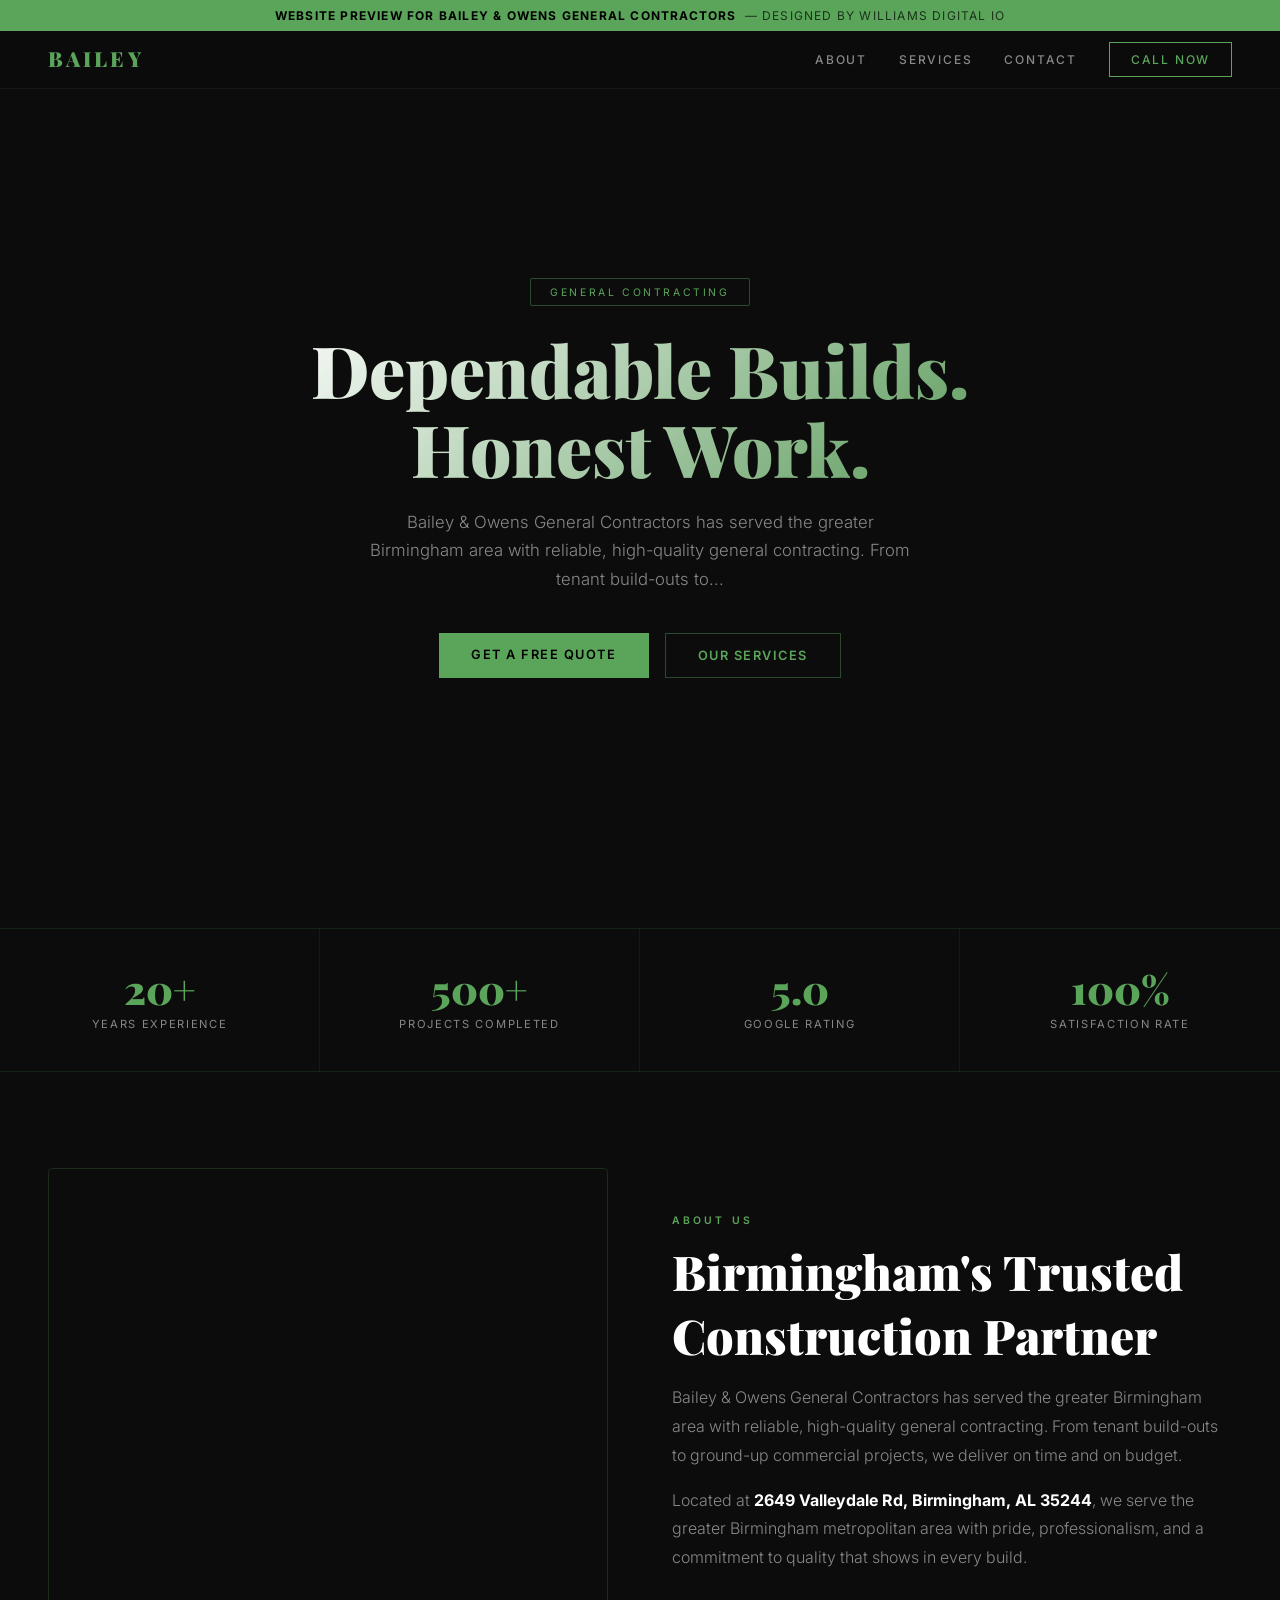
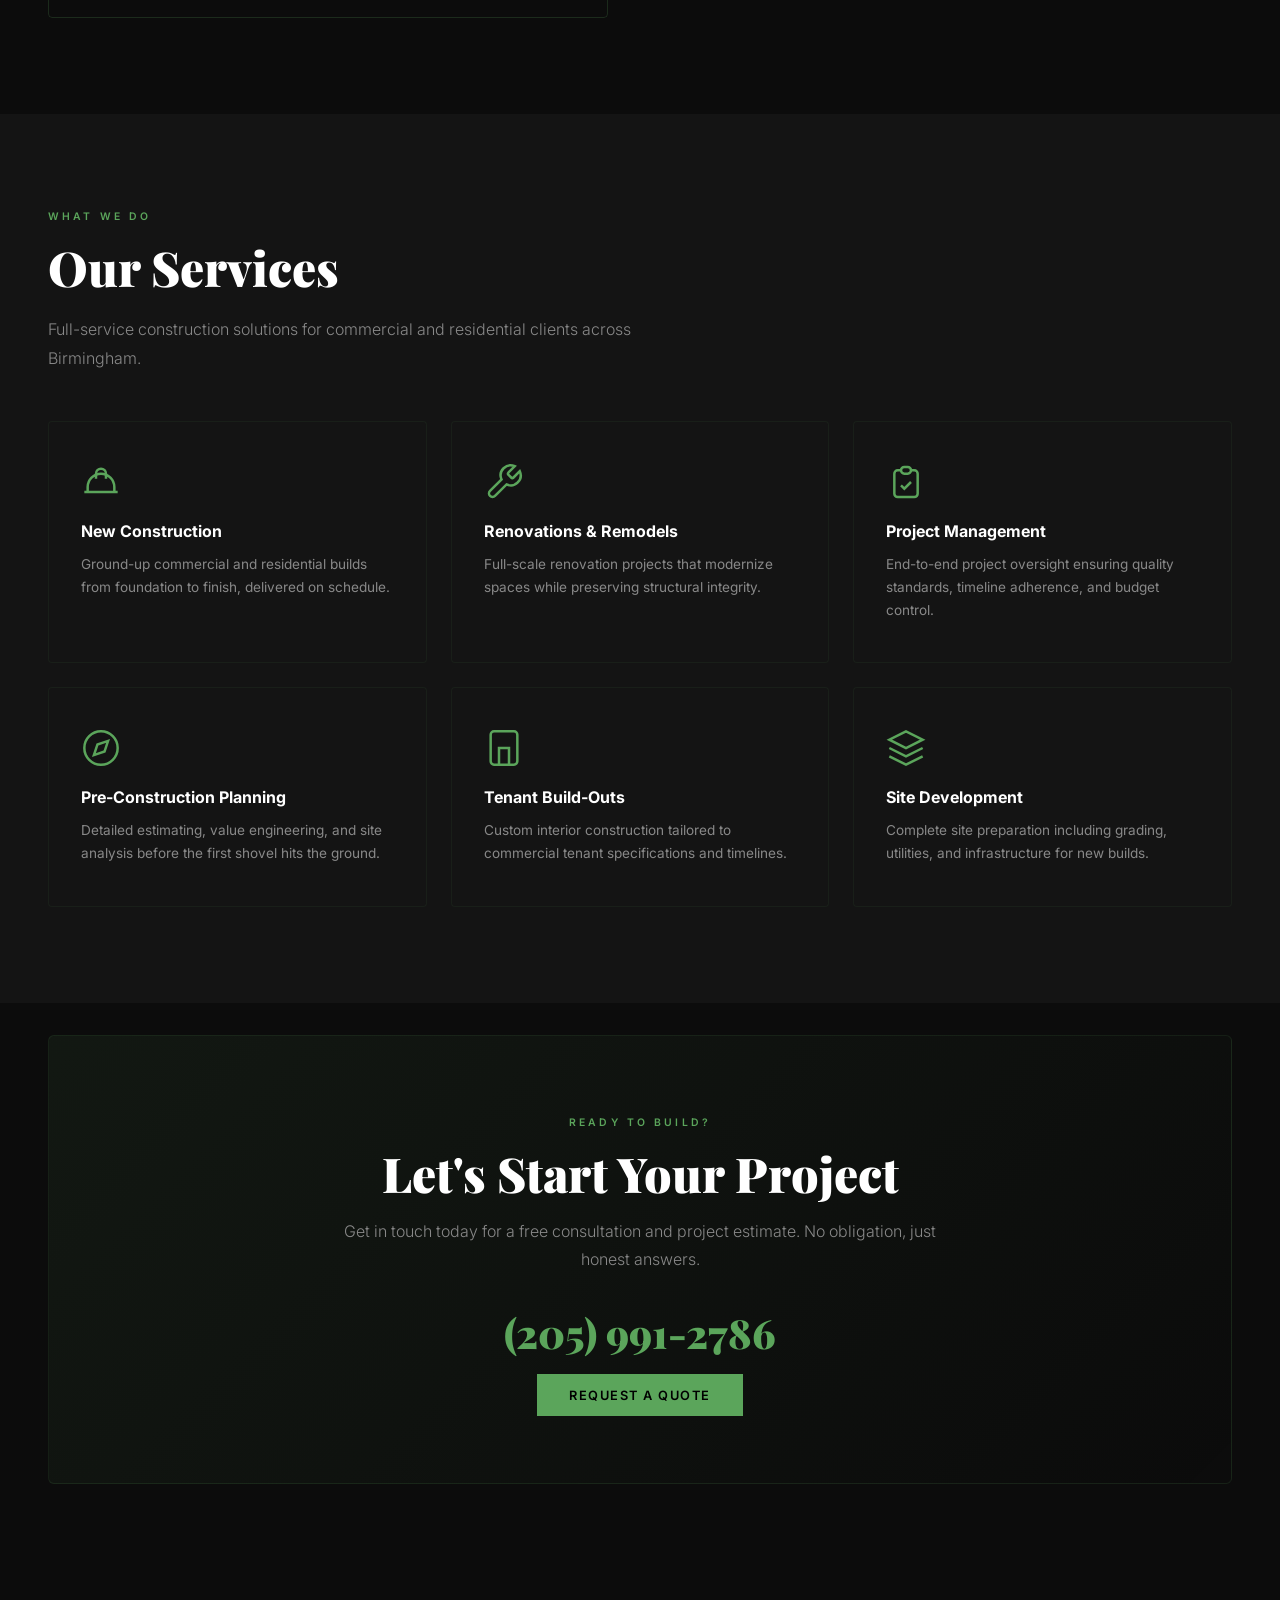
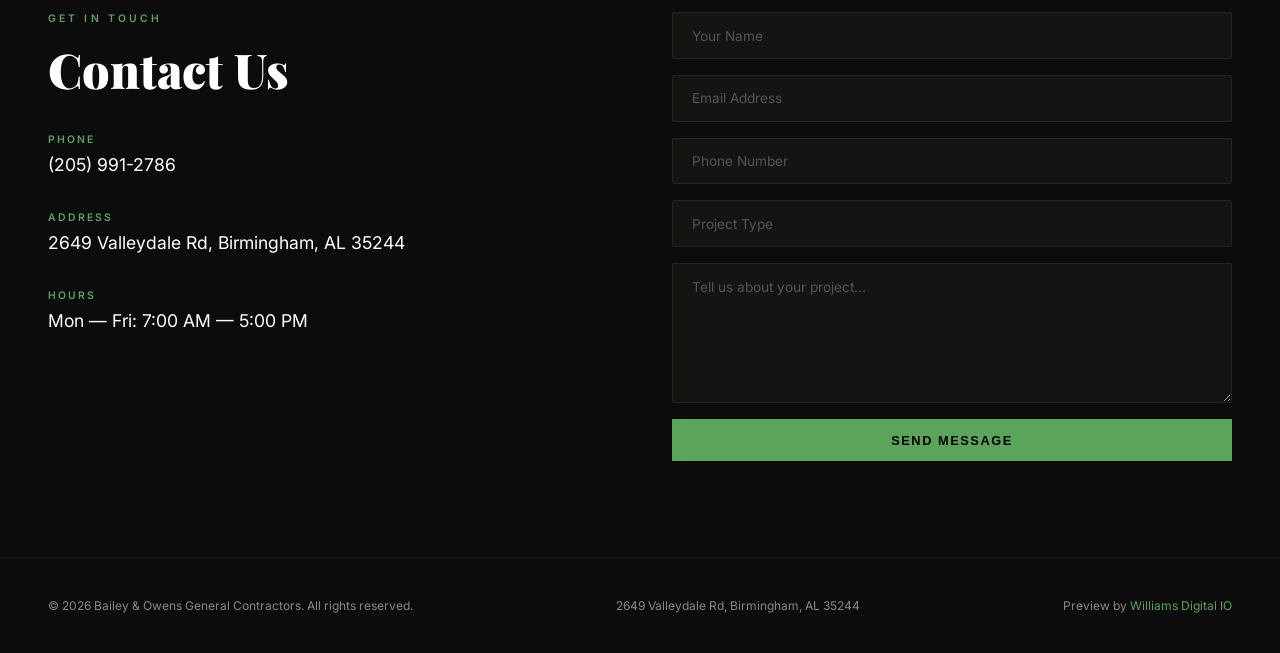
<file: bailey-owens.html>
<!DOCTYPE html>
<html lang="en">
<head>
  <meta charset="UTF-8">
  <meta name="viewport" content="width=device-width, initial-scale=1.0">
  <title>Bailey & Owens General Contractors — General Contracting | Birmingham, AL</title>
  <link href="https://fonts.googleapis.com/css2?family=Inter:wght@300;400;500;600;700;800;900&family=Playfair+Display:wght@400;700;900&display=swap" rel="stylesheet">
  <style>
    * { margin: 0; padding: 0; box-sizing: border-box; }
    html { scroll-behavior: smooth; }
    body { font-family: 'Inter', sans-serif; color: #e8e8e8; background: #0c0c0c; overflow-x: hidden; }

    :root {
      --accent: #5BA55B;
      --accent-rgb: 91,165,91;
      --dark: #0c0c0c;
      --dark-card: #141414;
      --dark-card-hover: #1a1a1a;
      --text: #e8e8e8;
      --text-muted: #888;
    }

    /* ── PITCH BANNER ── */
    .pitch-banner {
      position: fixed; top: 0; left: 0; width: 100%; z-index: 9999;
      background: var(--accent); color: #000; text-align: center;
      padding: 0.5rem 1rem; font-size: 0.75rem; font-weight: 700;
      letter-spacing: 0.1em; text-transform: uppercase;
    }
    .pitch-banner span { opacity: 0.7; font-weight: 400; margin-left: 0.5rem; }

    /* ── LOADER ── */
    .loader {
      position: fixed; top: 0; left: 0; width: 100%; height: 100vh;
      background: var(--dark); display: flex; flex-direction: column;
      align-items: center; justify-content: center; z-index: 9998;
      transition: opacity 0.8s ease, visibility 0.8s ease;
    }
    .loader.hide { opacity: 0; visibility: hidden; pointer-events: none; }
    .loader-icon { width: 60px; height: 60px; margin-bottom: 1.5rem; position: relative; }
    .loader-icon::before, .loader-icon::after {
      content: ''; position: absolute; border: 2px solid var(--accent);
      border-radius: 50%; animation: ping 1.5s ease-in-out infinite;
    }
    .loader-icon::before { inset: 0; }
    .loader-icon::after { inset: 10px; animation-delay: 0.3s; }
    @keyframes ping {
      0% { transform: scale(0.8); opacity: 1; }
      100% { transform: scale(1.4); opacity: 0; }
    }
    .loader-text {
      font-family: 'Playfair Display', serif; font-size: 2rem; font-weight: 900;
      letter-spacing: 0.2em; text-transform: uppercase; color: var(--accent);
    }

    /* ── NAV ── */
    nav {
      position: fixed; top: 28px; left: 0; width: 100%; z-index: 100;
      padding: 1rem 3rem; display: flex; align-items: center; justify-content: space-between;
      background: rgba(12,12,12,0.8); backdrop-filter: blur(20px); -webkit-backdrop-filter: blur(20px);
      border-bottom: 1px solid rgba(var(--accent-rgb),0.1);
      transition: all 0.4s ease;
    }
    nav.scrolled { padding: 0.7rem 3rem; background: rgba(12,12,12,0.95); }
    .nav-logo {
      font-family: 'Playfair Display', serif; font-size: 1.3rem; font-weight: 900;
      letter-spacing: 0.15em; color: var(--accent); text-transform: uppercase;
      text-decoration: none;
    }
    .nav-links { display: flex; align-items: center; gap: 2rem; list-style: none; }
    .nav-links a {
      color: var(--text-muted); text-decoration: none; font-size: 0.75rem;
      letter-spacing: 0.15em; text-transform: uppercase; font-weight: 500;
      transition: color 0.3s ease;
    }
    .nav-links a:hover { color: var(--text); }
    .nav-cta {
      padding: 0.55rem 1.3rem; border: 1.5px solid var(--accent);
      color: var(--accent) !important; transition: all 0.3s ease;
    }
    .nav-cta:hover { background: var(--accent); color: var(--dark) !important; }

    /* ── HAMBURGER ── */
    .hamburger { display: none; flex-direction: column; gap: 5px; cursor: pointer; z-index: 200; }
    .hamburger span { width: 24px; height: 2px; background: var(--accent); transition: all 0.3s ease; }

    /* ── HERO ── */
    .hero {
      position: relative; height: 100vh; display: flex; align-items: center;
      justify-content: center; overflow: hidden; margin-top: 28px;
    }
    .hero-video {
      position: absolute; top: 0; left: 0; width: 100%; height: 100%;
      object-fit: cover; opacity: 0.35;
    }
    .hero-overlay {
      position: absolute; inset: 0;
      background: linear-gradient(180deg, rgba(12,12,12,0.4) 0%, rgba(12,12,12,0.85) 100%);
    }
    .hero-content {
      position: relative; z-index: 2; text-align: center; max-width: 850px; padding: 0 2rem;
    }
    .hero-badge {
      display: inline-block; padding: 0.4rem 1.2rem; border: 1px solid rgba(var(--accent-rgb),0.4);
      font-size: 0.65rem; letter-spacing: 0.25em; text-transform: uppercase;
      color: var(--accent); margin-bottom: 1.5rem; border-radius: 2px;
    }
    .hero h1 {
      font-family: 'Playfair Display', serif; font-size: clamp(2.5rem, 6vw, 4.5rem);
      font-weight: 900; line-height: 1.1; margin-bottom: 1.2rem;
      background: linear-gradient(135deg, #fff 0%, rgba(var(--accent-rgb),0.9) 100%);
      -webkit-background-clip: text; -webkit-text-fill-color: transparent;
      background-clip: text;
    }
    .hero-sub {
      font-size: 1.05rem; color: var(--text-muted); max-width: 550px;
      margin: 0 auto 2.5rem; line-height: 1.7; font-weight: 300;
    }
    .hero-buttons { display: flex; gap: 1rem; justify-content: center; flex-wrap: wrap; }
    .btn {
      padding: 0.85rem 2rem; font-size: 0.8rem; letter-spacing: 0.12em;
      text-transform: uppercase; font-weight: 600; text-decoration: none;
      transition: all 0.3s ease; border: none; cursor: pointer;
    }
    .btn-primary {
      background: var(--accent); color: #000;
    }
    .btn-primary:hover { filter: brightness(1.15); transform: translateY(-2px); }
    .btn-outline {
      border: 1.5px solid rgba(var(--accent-rgb),0.4); color: var(--accent);
      background: transparent;
    }
    .btn-outline:hover { border-color: var(--accent); background: rgba(var(--accent-rgb),0.1); }

    /* ── STATS BAR ── */
    .stats {
      display: grid; grid-template-columns: repeat(4, 1fr);
      border-top: 1px solid rgba(var(--accent-rgb),0.15);
      border-bottom: 1px solid rgba(var(--accent-rgb),0.15);
    }
    .stat {
      text-align: center; padding: 2.5rem 1rem;
      border-right: 1px solid rgba(var(--accent-rgb),0.1);
    }
    .stat:last-child { border-right: none; }
    .stat-num {
      font-family: 'Playfair Display', serif; font-size: 2.5rem; font-weight: 900;
      color: var(--accent); line-height: 1;
    }
    .stat-label {
      font-size: 0.7rem; letter-spacing: 0.15em; text-transform: uppercase;
      color: var(--text-muted); margin-top: 0.5rem;
    }

    /* ── SECTIONS ── */
    section { padding: 6rem 3rem; }
    .section-label {
      font-size: 0.65rem; letter-spacing: 0.3em; text-transform: uppercase;
      color: var(--accent); margin-bottom: 0.75rem; font-weight: 600;
    }
    .section-title {
      font-family: 'Playfair Display', serif; font-size: clamp(2rem, 4vw, 3rem);
      font-weight: 900; margin-bottom: 1rem; color: #fff;
    }
    .section-desc {
      font-size: 1rem; color: var(--text-muted); max-width: 600px;
      line-height: 1.8; font-weight: 300;
    }

    /* ── ABOUT ── */
    .about { display: grid; grid-template-columns: 1fr 1fr; gap: 4rem; align-items: center; }
    .about-visual {
      position: relative; height: 450px; border-radius: 4px; overflow: hidden;
    }
    .about-visual video {
      width: 100%; height: 100%; object-fit: cover;
    }
    .about-visual::after {
      content: ''; position: absolute; inset: 0;
      border: 1px solid rgba(var(--accent-rgb),0.2); border-radius: 4px; pointer-events: none;
    }
    .about-text .section-desc { max-width: 100%; }

    /* ── SERVICES ── */
    .services-grid {
      display: grid; grid-template-columns: repeat(3, 1fr); gap: 1.5rem; margin-top: 3rem;
    }
    .service-card {
      background: var(--dark-card); border: 1px solid rgba(var(--accent-rgb),0.08);
      padding: 2.5rem 2rem; border-radius: 4px; transition: all 0.4s ease;
    }
    .service-card:hover {
      background: var(--dark-card-hover); border-color: rgba(var(--accent-rgb),0.25);
      transform: translateY(-4px);
    }
    .service-icon {
      width: 40px; height: 40px; color: var(--accent); margin-bottom: 1.2rem;
    }
    .service-icon svg { width: 100%; height: 100%; }
    .service-card h3 {
      font-size: 1rem; font-weight: 700; margin-bottom: 0.75rem; color: #fff;
    }
    .service-card p {
      font-size: 0.85rem; color: var(--text-muted); line-height: 1.7;
    }

    /* ── CTA BANNER ── */
    .cta-section {
      text-align: center;
      background: linear-gradient(135deg, rgba(var(--accent-rgb),0.08) 0%, transparent 100%);
      border: 1px solid rgba(var(--accent-rgb),0.12); border-radius: 6px;
      margin: 2rem 3rem; padding: 5rem 3rem;
    }
    .cta-section .section-title { margin-bottom: 0.75rem; }
    .cta-section .section-desc { margin: 0 auto 2rem; text-align: center; }
    .cta-phone {
      font-family: 'Playfair Display', serif; font-size: 2.5rem; font-weight: 900;
      color: var(--accent); text-decoration: none; display: inline-block;
      margin-bottom: 1.5rem; transition: opacity 0.3s;
    }
    .cta-phone:hover { opacity: 0.8; }

    /* ── CONTACT ── */
    .contact { display: grid; grid-template-columns: 1fr 1fr; gap: 4rem; }
    .contact-info { display: flex; flex-direction: column; gap: 2rem; }
    .contact-item-label {
      font-size: 0.65rem; letter-spacing: 0.2em; text-transform: uppercase;
      color: var(--accent); margin-bottom: 0.3rem; font-weight: 600;
    }
    .contact-item-value { font-size: 1.1rem; color: #fff; line-height: 1.6; }
    .contact-form { display: flex; flex-direction: column; gap: 1rem; }
    .contact-form input, .contact-form textarea {
      background: var(--dark-card); border: 1px solid rgba(var(--accent-rgb),0.15);
      padding: 0.9rem 1.2rem; color: #fff; font-family: 'Inter', sans-serif;
      font-size: 0.85rem; border-radius: 3px; outline: none;
      transition: border-color 0.3s;
    }
    .contact-form input:focus, .contact-form textarea:focus {
      border-color: var(--accent);
    }
    .contact-form input::placeholder, .contact-form textarea::placeholder {
      color: #555;
    }
    .contact-form textarea { height: 140px; resize: vertical; }
    .contact-form .btn { width: 100%; text-align: center; }

    /* ── FOOTER ── */
    footer {
      border-top: 1px solid rgba(var(--accent-rgb),0.1); padding: 2.5rem 3rem;
      display: flex; justify-content: space-between; align-items: center;
      font-size: 0.75rem; color: var(--text-muted);
    }
    footer a { color: var(--accent); text-decoration: none; }

    /* ── ANIMATIONS ── */
    .reveal {
      opacity: 0; transform: translateY(30px);
      transition: opacity 0.8s ease, transform 0.8s ease;
    }
    .reveal.visible { opacity: 1; transform: translateY(0); }

    /* ── MOBILE ── */
    @media (max-width: 768px) {
      nav { padding: 0.8rem 1.5rem; }
      nav.scrolled { padding: 0.6rem 1.5rem; }
      .nav-links {
        display: none; position: fixed; top: 0; left: 0; width: 100%; height: 100vh;
        flex-direction: column; align-items: center; justify-content: center;
        background: rgba(12,12,12,0.98); gap: 2rem;
      }
      .nav-links.open { display: flex; }
      .hamburger { display: flex; }
      section { padding: 4rem 1.5rem; }
      .stats { grid-template-columns: repeat(2, 1fr); }
      .services-grid { grid-template-columns: 1fr; }
      .about { grid-template-columns: 1fr; }
      .about-visual { height: 280px; }
      .contact { grid-template-columns: 1fr; }
      .cta-section { margin: 2rem 1.5rem; padding: 3rem 1.5rem; }
      .cta-phone { font-size: 1.8rem; }
      footer { flex-direction: column; gap: 1rem; text-align: center; }
    }
  </style>
</head>
<body>

  <!-- Pitch Banner -->
  <div class="pitch-banner">
    Website Preview for Bailey & Owens General Contractors<span>— designed by Williams Digital IO</span>
  </div>

  <!-- Loader -->
  <div class="loader" id="loader">
    <div class="loader-icon"></div>
    <div class="loader-text">BAILEY</div>
  </div>

  <!-- Nav -->
  <nav id="nav">
    <a href="#" class="nav-logo">BAILEY</a>
    <div class="hamburger" id="hamburger" onclick="document.querySelector('.nav-links').classList.toggle('open'); this.classList.toggle('active');">
      <span></span><span></span><span></span>
    </div>
    <ul class="nav-links">
      <li><a href="#about" onclick="document.querySelector('.nav-links').classList.remove('open')">About</a></li>
      <li><a href="#services" onclick="document.querySelector('.nav-links').classList.remove('open')">Services</a></li>
      <li><a href="#contact" onclick="document.querySelector('.nav-links').classList.remove('open')">Contact</a></li>
      <li><a href="tel:205-991-2786" class="nav-cta">Call Now</a></li>
    </ul>
  </nav>

  <!-- Hero -->
  <section class="hero">
    <video class="hero-video" autoplay muted loop playsinline>
      <source src="https://videos.pexels.com/video-files/2169880/2169880-hd_1920_1080_30fps.mp4" type="video/mp4">
    </video>
    <div class="hero-overlay"></div>
    <div class="hero-content">
      <div class="hero-badge">General Contracting</div>
      <h1>Dependable Builds. Honest Work.</h1>
      <p class="hero-sub">Bailey & Owens General Contractors has served the greater Birmingham area with reliable, high-quality general contracting. From tenant build-outs to...</p>
      <div class="hero-buttons">
        <a href="#contact" class="btn btn-primary">Get a Free Quote</a>
        <a href="#services" class="btn btn-outline">Our Services</a>
      </div>
    </div>
  </section>

  <!-- Stats -->
  <div class="stats">
    <div class="stat reveal">
      <div class="stat-num">20+</div>
      <div class="stat-label">Years Experience</div>
    </div>
    <div class="stat reveal">
      <div class="stat-num">500+</div>
      <div class="stat-label">Projects Completed</div>
    </div>
    <div class="stat reveal">
      <div class="stat-num">5.0</div>
      <div class="stat-label">Google Rating</div>
    </div>
    <div class="stat reveal">
      <div class="stat-num">100%</div>
      <div class="stat-label">Satisfaction Rate</div>
    </div>
  </div>

  <!-- About -->
  <section id="about">
    <div class="about">
      <div class="about-visual reveal">
        <video autoplay muted loop playsinline>
          <source src="https://videos.pexels.com/video-files/2169880/2169880-hd_1920_1080_30fps.mp4" type="video/mp4">
        </video>
      </div>
      <div class="about-text">
        <div class="section-label reveal">About Us</div>
        <h2 class="section-title reveal">Birmingham's Trusted<br>Construction Partner</h2>
        <p class="section-desc reveal">Bailey & Owens General Contractors has served the greater Birmingham area with reliable, high-quality general contracting. From tenant build-outs to ground-up commercial projects, we deliver on time and on budget.</p>
        <p class="section-desc reveal" style="margin-top:1rem;">
          Located at <strong style="color:#fff">2649 Valleydale Rd, Birmingham, AL 35244</strong>, we serve the greater Birmingham metropolitan area
          with pride, professionalism, and a commitment to quality that shows in every build.
        </p>
      </div>
    </div>
  </section>

  <!-- Services -->
  <section id="services" style="background: var(--dark-card);">
    <div class="section-label reveal">What We Do</div>
    <h2 class="section-title reveal">Our Services</h2>
    <p class="section-desc reveal">Full-service construction solutions for commercial and residential clients across Birmingham.</p>
    <div class="services-grid">
        <div class="service-card">
          <div class="service-icon"><svg viewBox="0 0 24 24" fill="none" stroke="currentColor" stroke-width="1.5"><path d="M2 18h20M4 18v-3a8 8 0 0116 0v3M9 10V7a3 3 0 016 0v3"/></svg></div>
          <h3>New Construction</h3>
          <p>Ground-up commercial and residential builds from foundation to finish, delivered on schedule.</p>
        </div>
        <div class="service-card">
          <div class="service-icon"><svg viewBox="0 0 24 24" fill="none" stroke="currentColor" stroke-width="1.5"><path d="M14.7 6.3a1 1 0 000 1.4l1.6 1.6a1 1 0 001.4 0l3.77-3.77a6 6 0 01-7.94 7.94l-6.91 6.91a2.12 2.12 0 01-3-3l6.91-6.91a6 6 0 017.94-7.94l-3.76 3.76z"/></svg></div>
          <h3>Renovations & Remodels</h3>
          <p>Full-scale renovation projects that modernize spaces while preserving structural integrity.</p>
        </div>
        <div class="service-card">
          <div class="service-icon"><svg viewBox="0 0 24 24" fill="none" stroke="currentColor" stroke-width="1.5"><path d="M9 5H7a2 2 0 00-2 2v12a2 2 0 002 2h10a2 2 0 002-2V7a2 2 0 00-2-2h-2M9 5a2 2 0 002 2h2a2 2 0 002-2M9 5a2 2 0 012-2h2a2 2 0 012 2m-6 9l2 2 4-4"/></svg></div>
          <h3>Project Management</h3>
          <p>End-to-end project oversight ensuring quality standards, timeline adherence, and budget control.</p>
        </div>
        <div class="service-card">
          <div class="service-icon"><svg viewBox="0 0 24 24" fill="none" stroke="currentColor" stroke-width="1.5"><circle cx="12" cy="12" r="10"/><polygon points="16.24 7.76 14.12 14.12 7.76 16.24 9.88 9.88 16.24 7.76"/></svg></div>
          <h3>Pre-Construction Planning</h3>
          <p>Detailed estimating, value engineering, and site analysis before the first shovel hits the ground.</p>
        </div>
        <div class="service-card">
          <div class="service-icon"><svg viewBox="0 0 24 24" fill="none" stroke="currentColor" stroke-width="1.5"><rect x="4" y="2" width="16" height="20" rx="2"/><path d="M9 22V12h6v10M9 6h.01M15 6h.01M9 10h.01M15 10h.01"/></svg></div>
          <h3>Tenant Build-Outs</h3>
          <p>Custom interior construction tailored to commercial tenant specifications and timelines.</p>
        </div>
        <div class="service-card">
          <div class="service-icon"><svg viewBox="0 0 24 24" fill="none" stroke="currentColor" stroke-width="1.5"><polygon points="12 2 2 7 12 12 22 7 12 2"/><polyline points="2 17 12 22 22 17"/><polyline points="2 12 12 17 22 12"/></svg></div>
          <h3>Site Development</h3>
          <p>Complete site preparation including grading, utilities, and infrastructure for new builds.</p>
        </div>
    </div>
  </section>

  <!-- CTA -->
  <div class="cta-section reveal">
    <div class="section-label">Ready to Build?</div>
    <h2 class="section-title">Let's Start Your Project</h2>
    <p class="section-desc">Get in touch today for a free consultation and project estimate. No obligation, just honest answers.</p>
    <a href="tel:205-991-2786" class="cta-phone">(205) 991-2786</a><br>
    <a href="#contact" class="btn btn-primary" style="margin-top:0.5rem;">Request a Quote</a>
  </div>

  <!-- Contact -->
  <section id="contact">
    <div class="contact">
      <div>
        <div class="section-label reveal">Get In Touch</div>
        <h2 class="section-title reveal">Contact Us</h2>
        <div class="contact-info" style="margin-top: 2rem;">
          <div class="reveal">
            <div class="contact-item-label">Phone</div>
            <div class="contact-item-value">(205) 991-2786</div>
          </div>
          <div class="reveal">
            <div class="contact-item-label">Address</div>
            <div class="contact-item-value">2649 Valleydale Rd, Birmingham, AL 35244</div>
          </div>
          <div class="reveal">
            <div class="contact-item-label">Hours</div>
            <div class="contact-item-value">Mon — Fri: 7:00 AM — 5:00 PM</div>
          </div>
        </div>
      </div>
      <form class="contact-form reveal" onsubmit="event.preventDefault(); alert('This is a demo — form submissions are disabled.');">
        <input type="text" placeholder="Your Name" required>
        <input type="email" placeholder="Email Address" required>
        <input type="tel" placeholder="Phone Number">
        <input type="text" placeholder="Project Type">
        <textarea placeholder="Tell us about your project..."></textarea>
        <button type="submit" class="btn btn-primary">Send Message</button>
      </form>
    </div>
  </section>

  <!-- Footer -->
  <footer>
    <span>&copy; 2026 Bailey & Owens General Contractors. All rights reserved.</span>
    <span>2649 Valleydale Rd, Birmingham, AL 35244</span>
    <span>Preview by <a href="#">Williams Digital IO</a></span>
  </footer>

  <script>
    // Loader
    window.addEventListener('load', () => {
      setTimeout(() => document.getElementById('loader').classList.add('hide'), 1200);
    });
    // Scroll nav
    window.addEventListener('scroll', () => {
      document.getElementById('nav').classList.toggle('scrolled', window.scrollY > 50);
    });
    // Reveal on scroll
    const observer = new IntersectionObserver((entries) => {
      entries.forEach(e => { if (e.isIntersecting) { e.target.classList.add('visible'); } });
    }, { threshold: 0.15 });
    document.querySelectorAll('.reveal').forEach(el => observer.observe(el));
  </script>

</body>
</html>
</file>
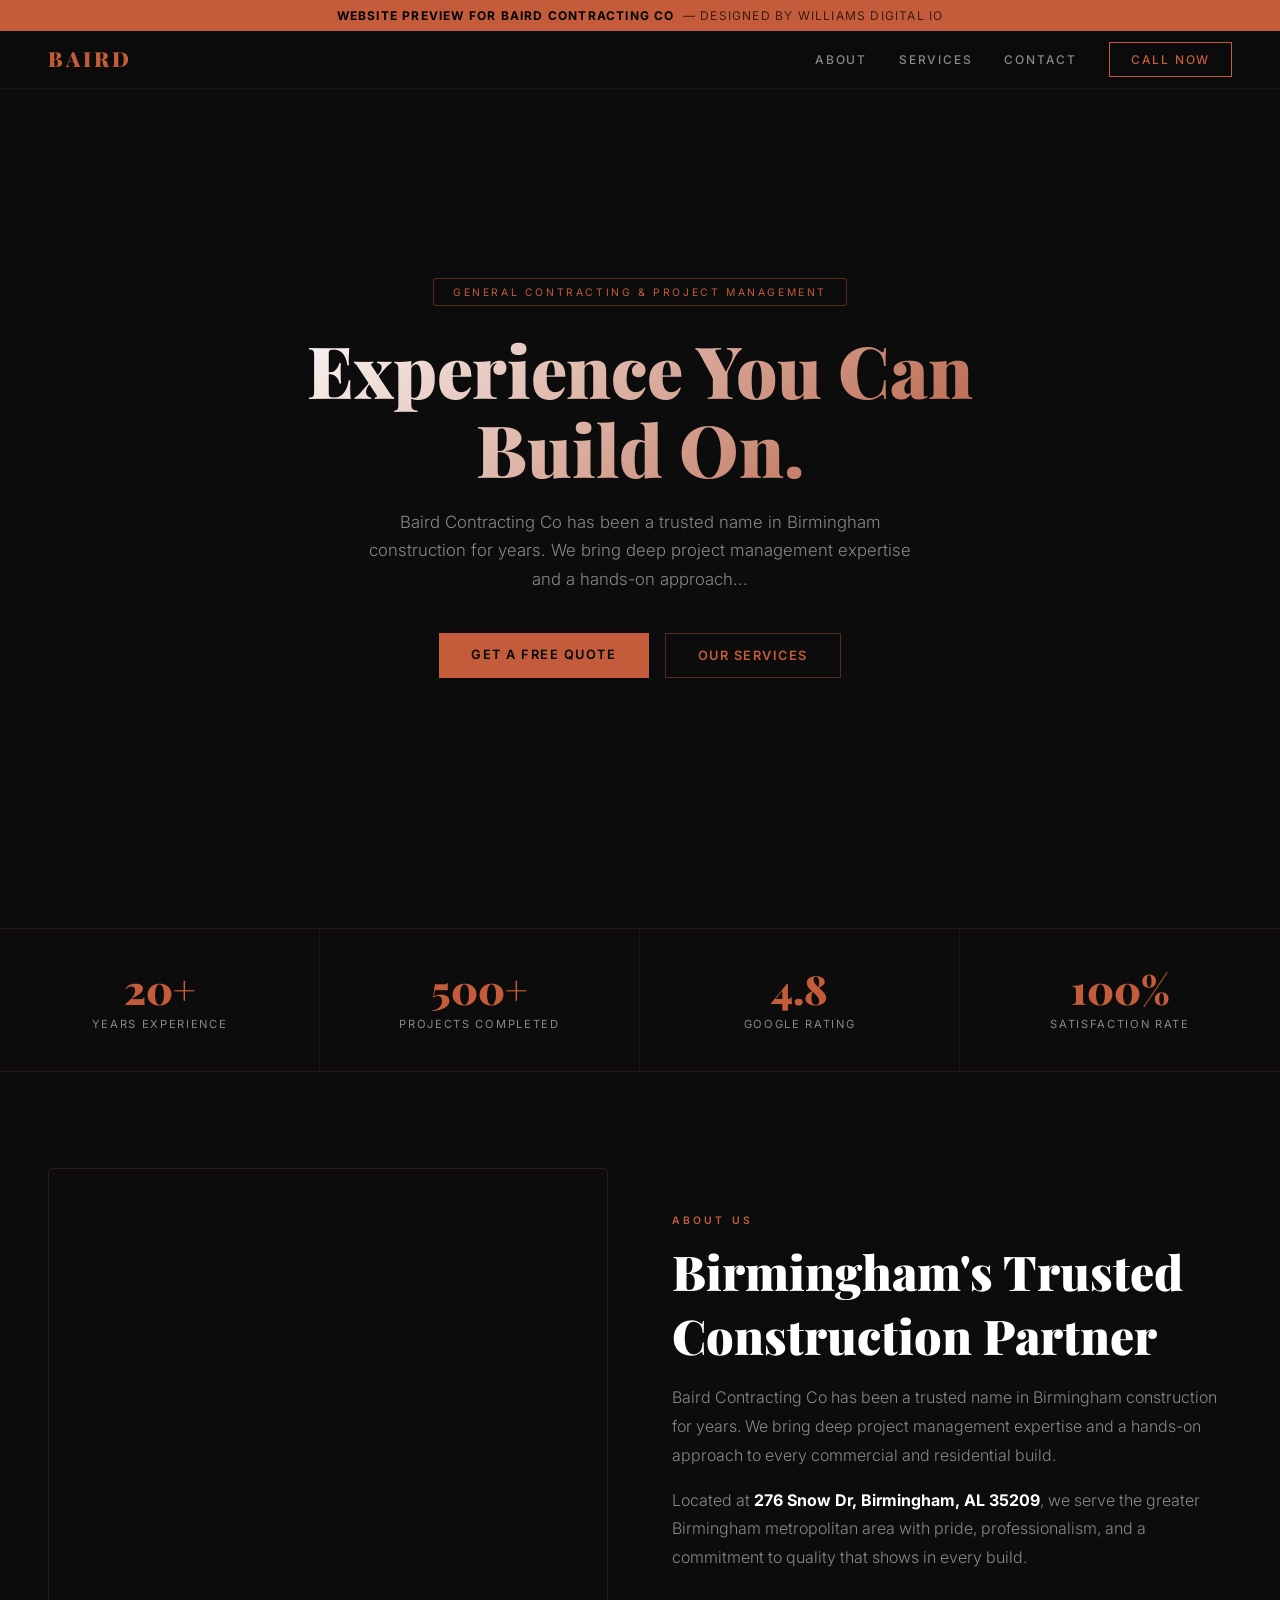
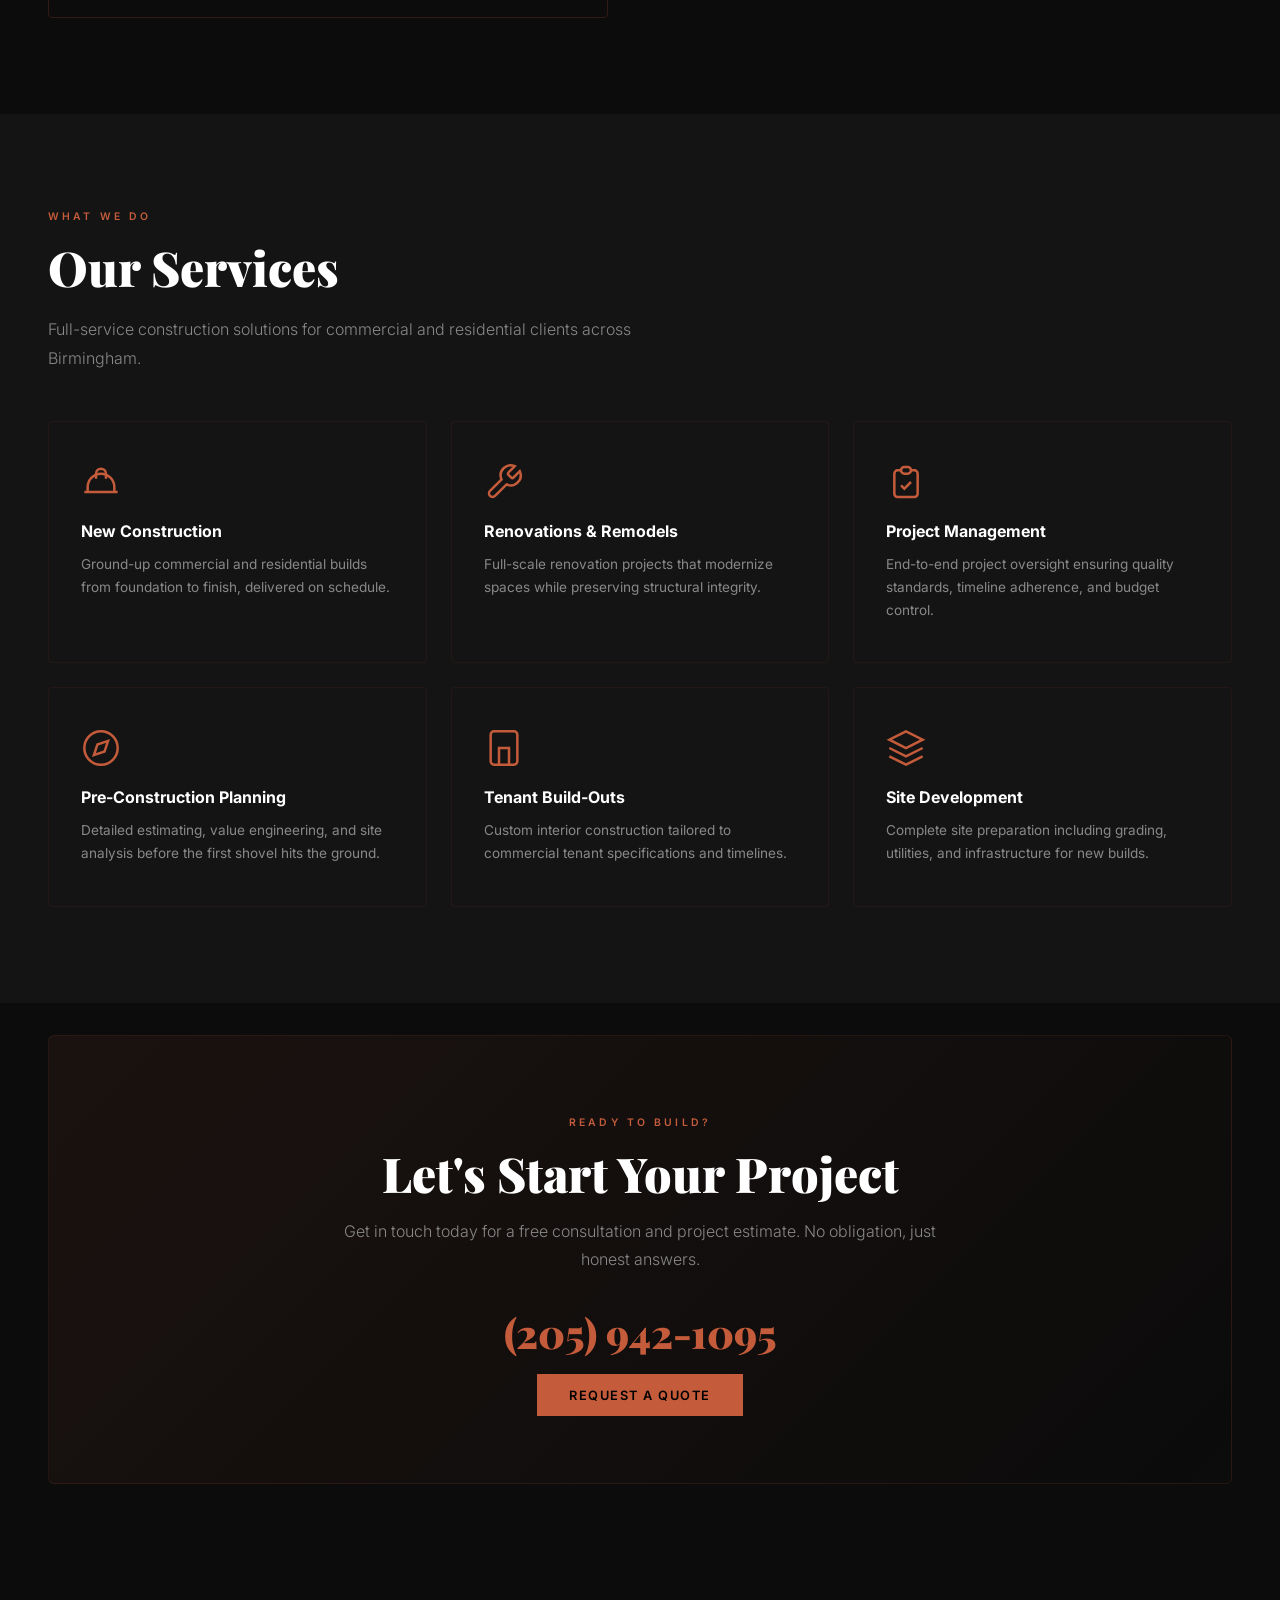
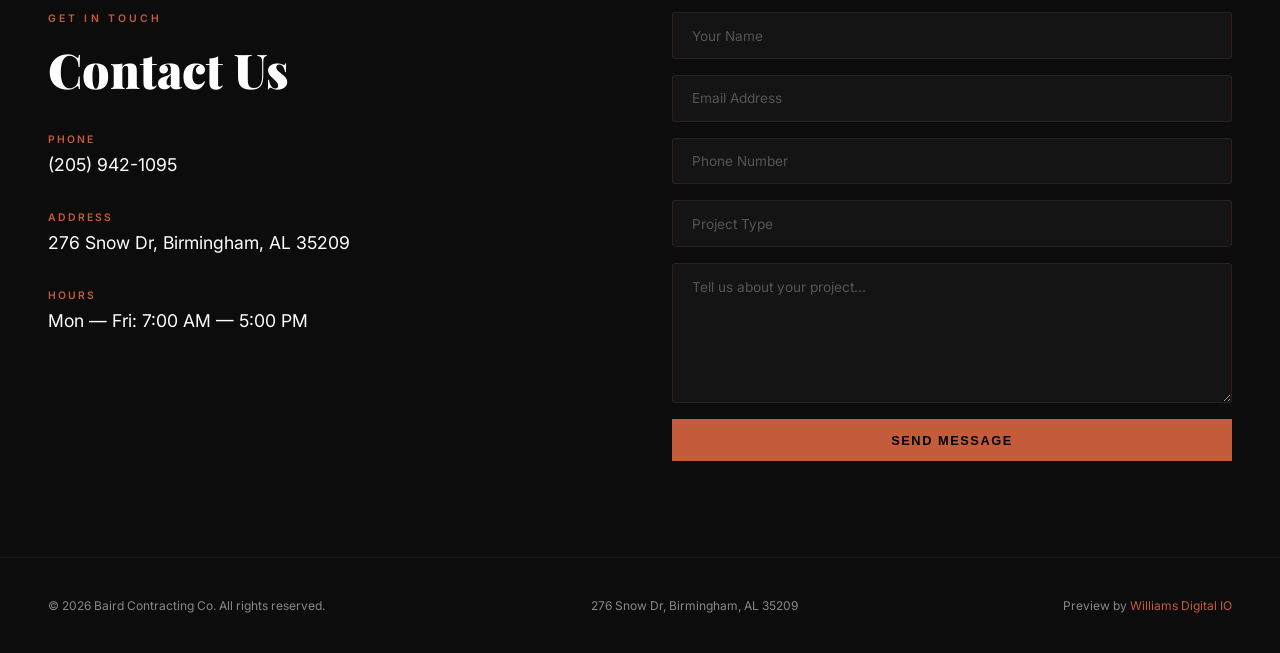
<file: baird-contracting.html>
<!DOCTYPE html>
<html lang="en">
<head>
  <meta charset="UTF-8">
  <meta name="viewport" content="width=device-width, initial-scale=1.0">
  <title>Baird Contracting Co — General Contracting & Project Management | Birmingham, AL</title>
  <link href="https://fonts.googleapis.com/css2?family=Inter:wght@300;400;500;600;700;800;900&family=Playfair+Display:wght@400;700;900&display=swap" rel="stylesheet">
  <style>
    * { margin: 0; padding: 0; box-sizing: border-box; }
    html { scroll-behavior: smooth; }
    body { font-family: 'Inter', sans-serif; color: #e8e8e8; background: #0c0c0c; overflow-x: hidden; }

    :root {
      --accent: #C45C3B;
      --accent-rgb: 196,92,59;
      --dark: #0c0c0c;
      --dark-card: #141414;
      --dark-card-hover: #1a1a1a;
      --text: #e8e8e8;
      --text-muted: #888;
    }

    /* ── PITCH BANNER ── */
    .pitch-banner {
      position: fixed; top: 0; left: 0; width: 100%; z-index: 9999;
      background: var(--accent); color: #000; text-align: center;
      padding: 0.5rem 1rem; font-size: 0.75rem; font-weight: 700;
      letter-spacing: 0.1em; text-transform: uppercase;
    }
    .pitch-banner span { opacity: 0.7; font-weight: 400; margin-left: 0.5rem; }

    /* ── LOADER ── */
    .loader {
      position: fixed; top: 0; left: 0; width: 100%; height: 100vh;
      background: var(--dark); display: flex; flex-direction: column;
      align-items: center; justify-content: center; z-index: 9998;
      transition: opacity 0.8s ease, visibility 0.8s ease;
    }
    .loader.hide { opacity: 0; visibility: hidden; pointer-events: none; }
    .loader-icon { width: 60px; height: 60px; margin-bottom: 1.5rem; position: relative; }
    .loader-icon::before, .loader-icon::after {
      content: ''; position: absolute; border: 2px solid var(--accent);
      border-radius: 50%; animation: ping 1.5s ease-in-out infinite;
    }
    .loader-icon::before { inset: 0; }
    .loader-icon::after { inset: 10px; animation-delay: 0.3s; }
    @keyframes ping {
      0% { transform: scale(0.8); opacity: 1; }
      100% { transform: scale(1.4); opacity: 0; }
    }
    .loader-text {
      font-family: 'Playfair Display', serif; font-size: 2rem; font-weight: 900;
      letter-spacing: 0.2em; text-transform: uppercase; color: var(--accent);
    }

    /* ── NAV ── */
    nav {
      position: fixed; top: 28px; left: 0; width: 100%; z-index: 100;
      padding: 1rem 3rem; display: flex; align-items: center; justify-content: space-between;
      background: rgba(12,12,12,0.8); backdrop-filter: blur(20px); -webkit-backdrop-filter: blur(20px);
      border-bottom: 1px solid rgba(var(--accent-rgb),0.1);
      transition: all 0.4s ease;
    }
    nav.scrolled { padding: 0.7rem 3rem; background: rgba(12,12,12,0.95); }
    .nav-logo {
      font-family: 'Playfair Display', serif; font-size: 1.3rem; font-weight: 900;
      letter-spacing: 0.15em; color: var(--accent); text-transform: uppercase;
      text-decoration: none;
    }
    .nav-links { display: flex; align-items: center; gap: 2rem; list-style: none; }
    .nav-links a {
      color: var(--text-muted); text-decoration: none; font-size: 0.75rem;
      letter-spacing: 0.15em; text-transform: uppercase; font-weight: 500;
      transition: color 0.3s ease;
    }
    .nav-links a:hover { color: var(--text); }
    .nav-cta {
      padding: 0.55rem 1.3rem; border: 1.5px solid var(--accent);
      color: var(--accent) !important; transition: all 0.3s ease;
    }
    .nav-cta:hover { background: var(--accent); color: var(--dark) !important; }

    /* ── HAMBURGER ── */
    .hamburger { display: none; flex-direction: column; gap: 5px; cursor: pointer; z-index: 200; }
    .hamburger span { width: 24px; height: 2px; background: var(--accent); transition: all 0.3s ease; }

    /* ── HERO ── */
    .hero {
      position: relative; height: 100vh; display: flex; align-items: center;
      justify-content: center; overflow: hidden; margin-top: 28px;
    }
    .hero-video {
      position: absolute; top: 0; left: 0; width: 100%; height: 100%;
      object-fit: cover; opacity: 0.35;
    }
    .hero-overlay {
      position: absolute; inset: 0;
      background: linear-gradient(180deg, rgba(12,12,12,0.4) 0%, rgba(12,12,12,0.85) 100%);
    }
    .hero-content {
      position: relative; z-index: 2; text-align: center; max-width: 850px; padding: 0 2rem;
    }
    .hero-badge {
      display: inline-block; padding: 0.4rem 1.2rem; border: 1px solid rgba(var(--accent-rgb),0.4);
      font-size: 0.65rem; letter-spacing: 0.25em; text-transform: uppercase;
      color: var(--accent); margin-bottom: 1.5rem; border-radius: 2px;
    }
    .hero h1 {
      font-family: 'Playfair Display', serif; font-size: clamp(2.5rem, 6vw, 4.5rem);
      font-weight: 900; line-height: 1.1; margin-bottom: 1.2rem;
      background: linear-gradient(135deg, #fff 0%, rgba(var(--accent-rgb),0.9) 100%);
      -webkit-background-clip: text; -webkit-text-fill-color: transparent;
      background-clip: text;
    }
    .hero-sub {
      font-size: 1.05rem; color: var(--text-muted); max-width: 550px;
      margin: 0 auto 2.5rem; line-height: 1.7; font-weight: 300;
    }
    .hero-buttons { display: flex; gap: 1rem; justify-content: center; flex-wrap: wrap; }
    .btn {
      padding: 0.85rem 2rem; font-size: 0.8rem; letter-spacing: 0.12em;
      text-transform: uppercase; font-weight: 600; text-decoration: none;
      transition: all 0.3s ease; border: none; cursor: pointer;
    }
    .btn-primary {
      background: var(--accent); color: #000;
    }
    .btn-primary:hover { filter: brightness(1.15); transform: translateY(-2px); }
    .btn-outline {
      border: 1.5px solid rgba(var(--accent-rgb),0.4); color: var(--accent);
      background: transparent;
    }
    .btn-outline:hover { border-color: var(--accent); background: rgba(var(--accent-rgb),0.1); }

    /* ── STATS BAR ── */
    .stats {
      display: grid; grid-template-columns: repeat(4, 1fr);
      border-top: 1px solid rgba(var(--accent-rgb),0.15);
      border-bottom: 1px solid rgba(var(--accent-rgb),0.15);
    }
    .stat {
      text-align: center; padding: 2.5rem 1rem;
      border-right: 1px solid rgba(var(--accent-rgb),0.1);
    }
    .stat:last-child { border-right: none; }
    .stat-num {
      font-family: 'Playfair Display', serif; font-size: 2.5rem; font-weight: 900;
      color: var(--accent); line-height: 1;
    }
    .stat-label {
      font-size: 0.7rem; letter-spacing: 0.15em; text-transform: uppercase;
      color: var(--text-muted); margin-top: 0.5rem;
    }

    /* ── SECTIONS ── */
    section { padding: 6rem 3rem; }
    .section-label {
      font-size: 0.65rem; letter-spacing: 0.3em; text-transform: uppercase;
      color: var(--accent); margin-bottom: 0.75rem; font-weight: 600;
    }
    .section-title {
      font-family: 'Playfair Display', serif; font-size: clamp(2rem, 4vw, 3rem);
      font-weight: 900; margin-bottom: 1rem; color: #fff;
    }
    .section-desc {
      font-size: 1rem; color: var(--text-muted); max-width: 600px;
      line-height: 1.8; font-weight: 300;
    }

    /* ── ABOUT ── */
    .about { display: grid; grid-template-columns: 1fr 1fr; gap: 4rem; align-items: center; }
    .about-visual {
      position: relative; height: 450px; border-radius: 4px; overflow: hidden;
    }
    .about-visual video {
      width: 100%; height: 100%; object-fit: cover;
    }
    .about-visual::after {
      content: ''; position: absolute; inset: 0;
      border: 1px solid rgba(var(--accent-rgb),0.2); border-radius: 4px; pointer-events: none;
    }
    .about-text .section-desc { max-width: 100%; }

    /* ── SERVICES ── */
    .services-grid {
      display: grid; grid-template-columns: repeat(3, 1fr); gap: 1.5rem; margin-top: 3rem;
    }
    .service-card {
      background: var(--dark-card); border: 1px solid rgba(var(--accent-rgb),0.08);
      padding: 2.5rem 2rem; border-radius: 4px; transition: all 0.4s ease;
    }
    .service-card:hover {
      background: var(--dark-card-hover); border-color: rgba(var(--accent-rgb),0.25);
      transform: translateY(-4px);
    }
    .service-icon {
      width: 40px; height: 40px; color: var(--accent); margin-bottom: 1.2rem;
    }
    .service-icon svg { width: 100%; height: 100%; }
    .service-card h3 {
      font-size: 1rem; font-weight: 700; margin-bottom: 0.75rem; color: #fff;
    }
    .service-card p {
      font-size: 0.85rem; color: var(--text-muted); line-height: 1.7;
    }

    /* ── CTA BANNER ── */
    .cta-section {
      text-align: center;
      background: linear-gradient(135deg, rgba(var(--accent-rgb),0.08) 0%, transparent 100%);
      border: 1px solid rgba(var(--accent-rgb),0.12); border-radius: 6px;
      margin: 2rem 3rem; padding: 5rem 3rem;
    }
    .cta-section .section-title { margin-bottom: 0.75rem; }
    .cta-section .section-desc { margin: 0 auto 2rem; text-align: center; }
    .cta-phone {
      font-family: 'Playfair Display', serif; font-size: 2.5rem; font-weight: 900;
      color: var(--accent); text-decoration: none; display: inline-block;
      margin-bottom: 1.5rem; transition: opacity 0.3s;
    }
    .cta-phone:hover { opacity: 0.8; }

    /* ── CONTACT ── */
    .contact { display: grid; grid-template-columns: 1fr 1fr; gap: 4rem; }
    .contact-info { display: flex; flex-direction: column; gap: 2rem; }
    .contact-item-label {
      font-size: 0.65rem; letter-spacing: 0.2em; text-transform: uppercase;
      color: var(--accent); margin-bottom: 0.3rem; font-weight: 600;
    }
    .contact-item-value { font-size: 1.1rem; color: #fff; line-height: 1.6; }
    .contact-form { display: flex; flex-direction: column; gap: 1rem; }
    .contact-form input, .contact-form textarea {
      background: var(--dark-card); border: 1px solid rgba(var(--accent-rgb),0.15);
      padding: 0.9rem 1.2rem; color: #fff; font-family: 'Inter', sans-serif;
      font-size: 0.85rem; border-radius: 3px; outline: none;
      transition: border-color 0.3s;
    }
    .contact-form input:focus, .contact-form textarea:focus {
      border-color: var(--accent);
    }
    .contact-form input::placeholder, .contact-form textarea::placeholder {
      color: #555;
    }
    .contact-form textarea { height: 140px; resize: vertical; }
    .contact-form .btn { width: 100%; text-align: center; }

    /* ── FOOTER ── */
    footer {
      border-top: 1px solid rgba(var(--accent-rgb),0.1); padding: 2.5rem 3rem;
      display: flex; justify-content: space-between; align-items: center;
      font-size: 0.75rem; color: var(--text-muted);
    }
    footer a { color: var(--accent); text-decoration: none; }

    /* ── ANIMATIONS ── */
    .reveal {
      opacity: 0; transform: translateY(30px);
      transition: opacity 0.8s ease, transform 0.8s ease;
    }
    .reveal.visible { opacity: 1; transform: translateY(0); }

    /* ── MOBILE ── */
    @media (max-width: 768px) {
      nav { padding: 0.8rem 1.5rem; }
      nav.scrolled { padding: 0.6rem 1.5rem; }
      .nav-links {
        display: none; position: fixed; top: 0; left: 0; width: 100%; height: 100vh;
        flex-direction: column; align-items: center; justify-content: center;
        background: rgba(12,12,12,0.98); gap: 2rem;
      }
      .nav-links.open { display: flex; }
      .hamburger { display: flex; }
      section { padding: 4rem 1.5rem; }
      .stats { grid-template-columns: repeat(2, 1fr); }
      .services-grid { grid-template-columns: 1fr; }
      .about { grid-template-columns: 1fr; }
      .about-visual { height: 280px; }
      .contact { grid-template-columns: 1fr; }
      .cta-section { margin: 2rem 1.5rem; padding: 3rem 1.5rem; }
      .cta-phone { font-size: 1.8rem; }
      footer { flex-direction: column; gap: 1rem; text-align: center; }
    }
  </style>
</head>
<body>

  <!-- Pitch Banner -->
  <div class="pitch-banner">
    Website Preview for Baird Contracting Co<span>— designed by Williams Digital IO</span>
  </div>

  <!-- Loader -->
  <div class="loader" id="loader">
    <div class="loader-icon"></div>
    <div class="loader-text">BAIRD</div>
  </div>

  <!-- Nav -->
  <nav id="nav">
    <a href="#" class="nav-logo">BAIRD</a>
    <div class="hamburger" id="hamburger" onclick="document.querySelector('.nav-links').classList.toggle('open'); this.classList.toggle('active');">
      <span></span><span></span><span></span>
    </div>
    <ul class="nav-links">
      <li><a href="#about" onclick="document.querySelector('.nav-links').classList.remove('open')">About</a></li>
      <li><a href="#services" onclick="document.querySelector('.nav-links').classList.remove('open')">Services</a></li>
      <li><a href="#contact" onclick="document.querySelector('.nav-links').classList.remove('open')">Contact</a></li>
      <li><a href="tel:205-942-1095" class="nav-cta">Call Now</a></li>
    </ul>
  </nav>

  <!-- Hero -->
  <section class="hero">
    <video class="hero-video" autoplay muted loop playsinline>
      <source src="https://videos.pexels.com/video-files/3214448/3214448-hd_1920_1080_25fps.mp4" type="video/mp4">
    </video>
    <div class="hero-overlay"></div>
    <div class="hero-content">
      <div class="hero-badge">General Contracting & Project Management</div>
      <h1>Experience You Can Build On.</h1>
      <p class="hero-sub">Baird Contracting Co has been a trusted name in Birmingham construction for years. We bring deep project management expertise and a hands-on approach...</p>
      <div class="hero-buttons">
        <a href="#contact" class="btn btn-primary">Get a Free Quote</a>
        <a href="#services" class="btn btn-outline">Our Services</a>
      </div>
    </div>
  </section>

  <!-- Stats -->
  <div class="stats">
    <div class="stat reveal">
      <div class="stat-num">20+</div>
      <div class="stat-label">Years Experience</div>
    </div>
    <div class="stat reveal">
      <div class="stat-num">500+</div>
      <div class="stat-label">Projects Completed</div>
    </div>
    <div class="stat reveal">
      <div class="stat-num">4.8</div>
      <div class="stat-label">Google Rating</div>
    </div>
    <div class="stat reveal">
      <div class="stat-num">100%</div>
      <div class="stat-label">Satisfaction Rate</div>
    </div>
  </div>

  <!-- About -->
  <section id="about">
    <div class="about">
      <div class="about-visual reveal">
        <video autoplay muted loop playsinline>
          <source src="https://videos.pexels.com/video-files/3214448/3214448-hd_1920_1080_25fps.mp4" type="video/mp4">
        </video>
      </div>
      <div class="about-text">
        <div class="section-label reveal">About Us</div>
        <h2 class="section-title reveal">Birmingham's Trusted<br>Construction Partner</h2>
        <p class="section-desc reveal">Baird Contracting Co has been a trusted name in Birmingham construction for years. We bring deep project management expertise and a hands-on approach to every commercial and residential build.</p>
        <p class="section-desc reveal" style="margin-top:1rem;">
          Located at <strong style="color:#fff">276 Snow Dr, Birmingham, AL 35209</strong>, we serve the greater Birmingham metropolitan area
          with pride, professionalism, and a commitment to quality that shows in every build.
        </p>
      </div>
    </div>
  </section>

  <!-- Services -->
  <section id="services" style="background: var(--dark-card);">
    <div class="section-label reveal">What We Do</div>
    <h2 class="section-title reveal">Our Services</h2>
    <p class="section-desc reveal">Full-service construction solutions for commercial and residential clients across Birmingham.</p>
    <div class="services-grid">
        <div class="service-card">
          <div class="service-icon"><svg viewBox="0 0 24 24" fill="none" stroke="currentColor" stroke-width="1.5"><path d="M2 18h20M4 18v-3a8 8 0 0116 0v3M9 10V7a3 3 0 016 0v3"/></svg></div>
          <h3>New Construction</h3>
          <p>Ground-up commercial and residential builds from foundation to finish, delivered on schedule.</p>
        </div>
        <div class="service-card">
          <div class="service-icon"><svg viewBox="0 0 24 24" fill="none" stroke="currentColor" stroke-width="1.5"><path d="M14.7 6.3a1 1 0 000 1.4l1.6 1.6a1 1 0 001.4 0l3.77-3.77a6 6 0 01-7.94 7.94l-6.91 6.91a2.12 2.12 0 01-3-3l6.91-6.91a6 6 0 017.94-7.94l-3.76 3.76z"/></svg></div>
          <h3>Renovations & Remodels</h3>
          <p>Full-scale renovation projects that modernize spaces while preserving structural integrity.</p>
        </div>
        <div class="service-card">
          <div class="service-icon"><svg viewBox="0 0 24 24" fill="none" stroke="currentColor" stroke-width="1.5"><path d="M9 5H7a2 2 0 00-2 2v12a2 2 0 002 2h10a2 2 0 002-2V7a2 2 0 00-2-2h-2M9 5a2 2 0 002 2h2a2 2 0 002-2M9 5a2 2 0 012-2h2a2 2 0 012 2m-6 9l2 2 4-4"/></svg></div>
          <h3>Project Management</h3>
          <p>End-to-end project oversight ensuring quality standards, timeline adherence, and budget control.</p>
        </div>
        <div class="service-card">
          <div class="service-icon"><svg viewBox="0 0 24 24" fill="none" stroke="currentColor" stroke-width="1.5"><circle cx="12" cy="12" r="10"/><polygon points="16.24 7.76 14.12 14.12 7.76 16.24 9.88 9.88 16.24 7.76"/></svg></div>
          <h3>Pre-Construction Planning</h3>
          <p>Detailed estimating, value engineering, and site analysis before the first shovel hits the ground.</p>
        </div>
        <div class="service-card">
          <div class="service-icon"><svg viewBox="0 0 24 24" fill="none" stroke="currentColor" stroke-width="1.5"><rect x="4" y="2" width="16" height="20" rx="2"/><path d="M9 22V12h6v10M9 6h.01M15 6h.01M9 10h.01M15 10h.01"/></svg></div>
          <h3>Tenant Build-Outs</h3>
          <p>Custom interior construction tailored to commercial tenant specifications and timelines.</p>
        </div>
        <div class="service-card">
          <div class="service-icon"><svg viewBox="0 0 24 24" fill="none" stroke="currentColor" stroke-width="1.5"><polygon points="12 2 2 7 12 12 22 7 12 2"/><polyline points="2 17 12 22 22 17"/><polyline points="2 12 12 17 22 12"/></svg></div>
          <h3>Site Development</h3>
          <p>Complete site preparation including grading, utilities, and infrastructure for new builds.</p>
        </div>
    </div>
  </section>

  <!-- CTA -->
  <div class="cta-section reveal">
    <div class="section-label">Ready to Build?</div>
    <h2 class="section-title">Let's Start Your Project</h2>
    <p class="section-desc">Get in touch today for a free consultation and project estimate. No obligation, just honest answers.</p>
    <a href="tel:205-942-1095" class="cta-phone">(205) 942-1095</a><br>
    <a href="#contact" class="btn btn-primary" style="margin-top:0.5rem;">Request a Quote</a>
  </div>

  <!-- Contact -->
  <section id="contact">
    <div class="contact">
      <div>
        <div class="section-label reveal">Get In Touch</div>
        <h2 class="section-title reveal">Contact Us</h2>
        <div class="contact-info" style="margin-top: 2rem;">
          <div class="reveal">
            <div class="contact-item-label">Phone</div>
            <div class="contact-item-value">(205) 942-1095</div>
          </div>
          <div class="reveal">
            <div class="contact-item-label">Address</div>
            <div class="contact-item-value">276 Snow Dr, Birmingham, AL 35209</div>
          </div>
          <div class="reveal">
            <div class="contact-item-label">Hours</div>
            <div class="contact-item-value">Mon — Fri: 7:00 AM — 5:00 PM</div>
          </div>
        </div>
      </div>
      <form class="contact-form reveal" onsubmit="event.preventDefault(); alert('This is a demo — form submissions are disabled.');">
        <input type="text" placeholder="Your Name" required>
        <input type="email" placeholder="Email Address" required>
        <input type="tel" placeholder="Phone Number">
        <input type="text" placeholder="Project Type">
        <textarea placeholder="Tell us about your project..."></textarea>
        <button type="submit" class="btn btn-primary">Send Message</button>
      </form>
    </div>
  </section>

  <!-- Footer -->
  <footer>
    <span>&copy; 2026 Baird Contracting Co. All rights reserved.</span>
    <span>276 Snow Dr, Birmingham, AL 35209</span>
    <span>Preview by <a href="#">Williams Digital IO</a></span>
  </footer>

  <script>
    // Loader
    window.addEventListener('load', () => {
      setTimeout(() => document.getElementById('loader').classList.add('hide'), 1200);
    });
    // Scroll nav
    window.addEventListener('scroll', () => {
      document.getElementById('nav').classList.toggle('scrolled', window.scrollY > 50);
    });
    // Reveal on scroll
    const observer = new IntersectionObserver((entries) => {
      entries.forEach(e => { if (e.isIntersecting) { e.target.classList.add('visible'); } });
    }, { threshold: 0.15 });
    document.querySelectorAll('.reveal').forEach(el => observer.observe(el));
  </script>

</body>
</html>
</file>
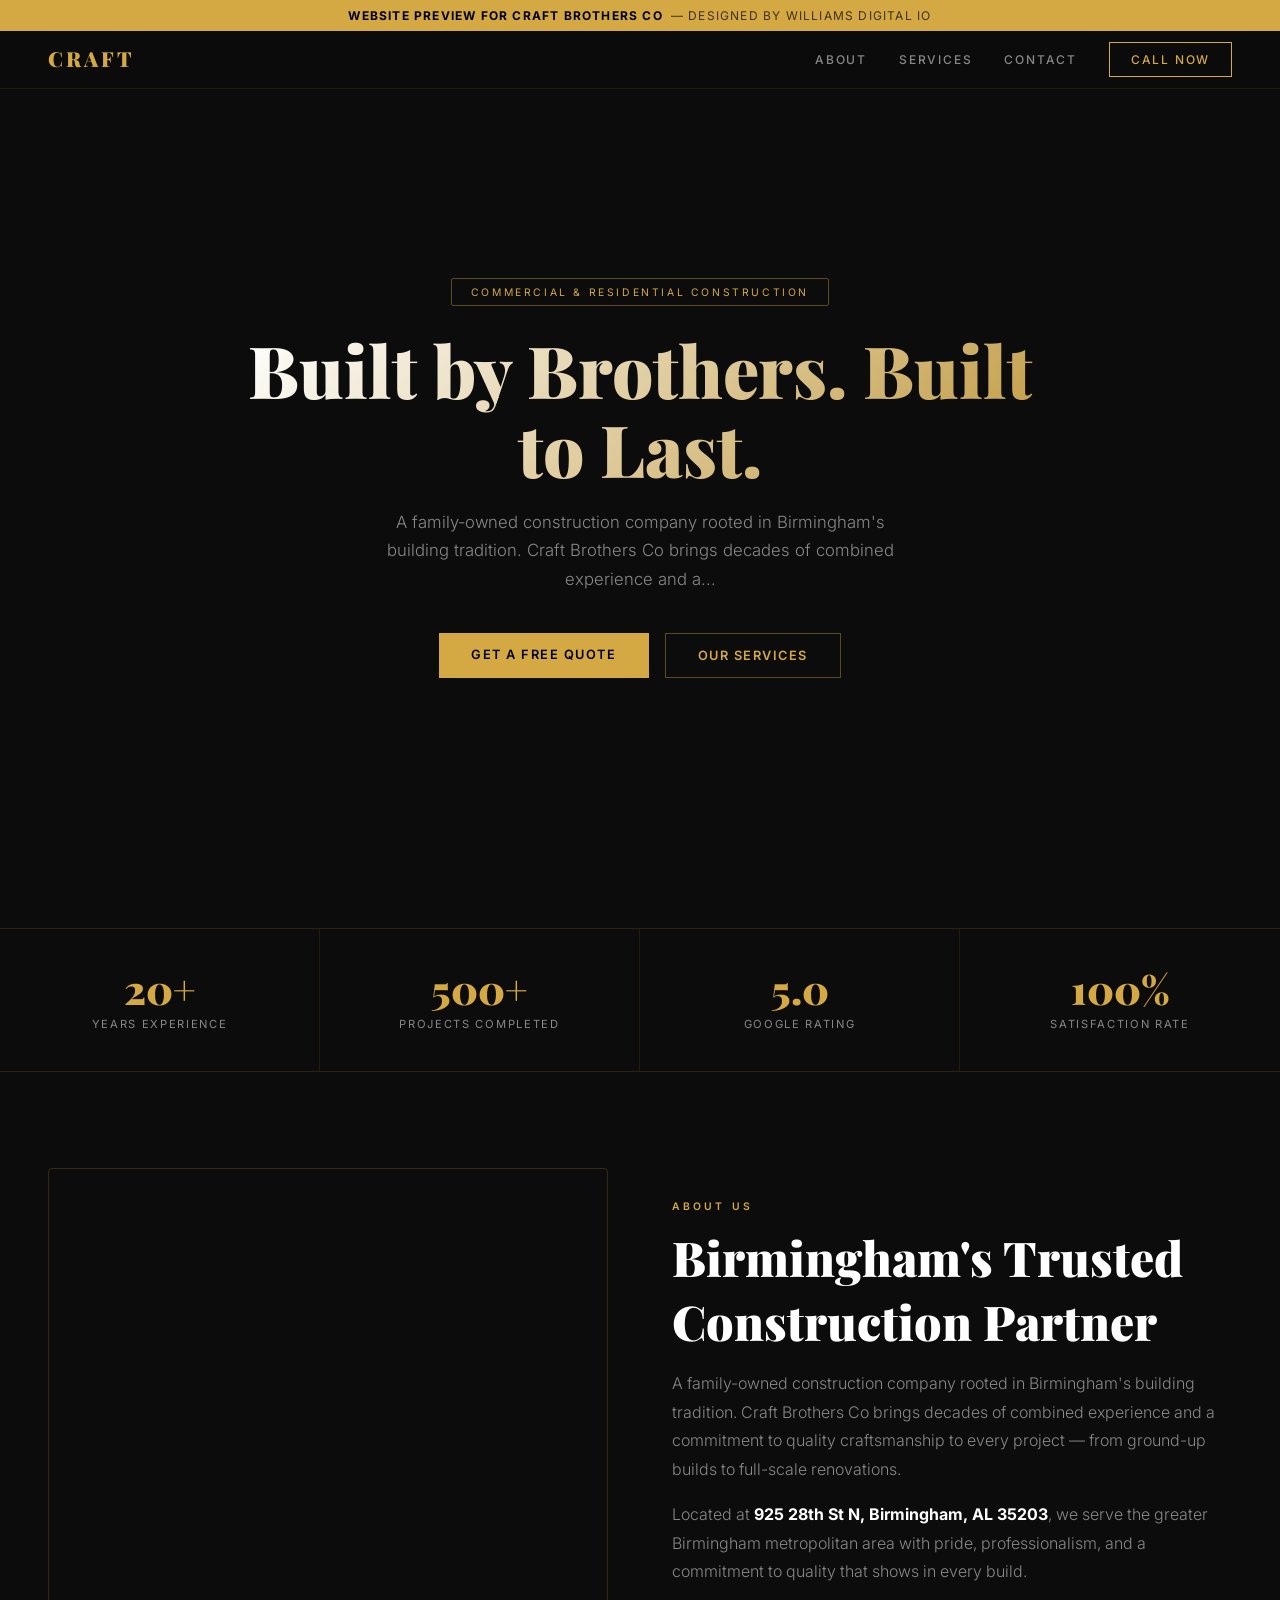
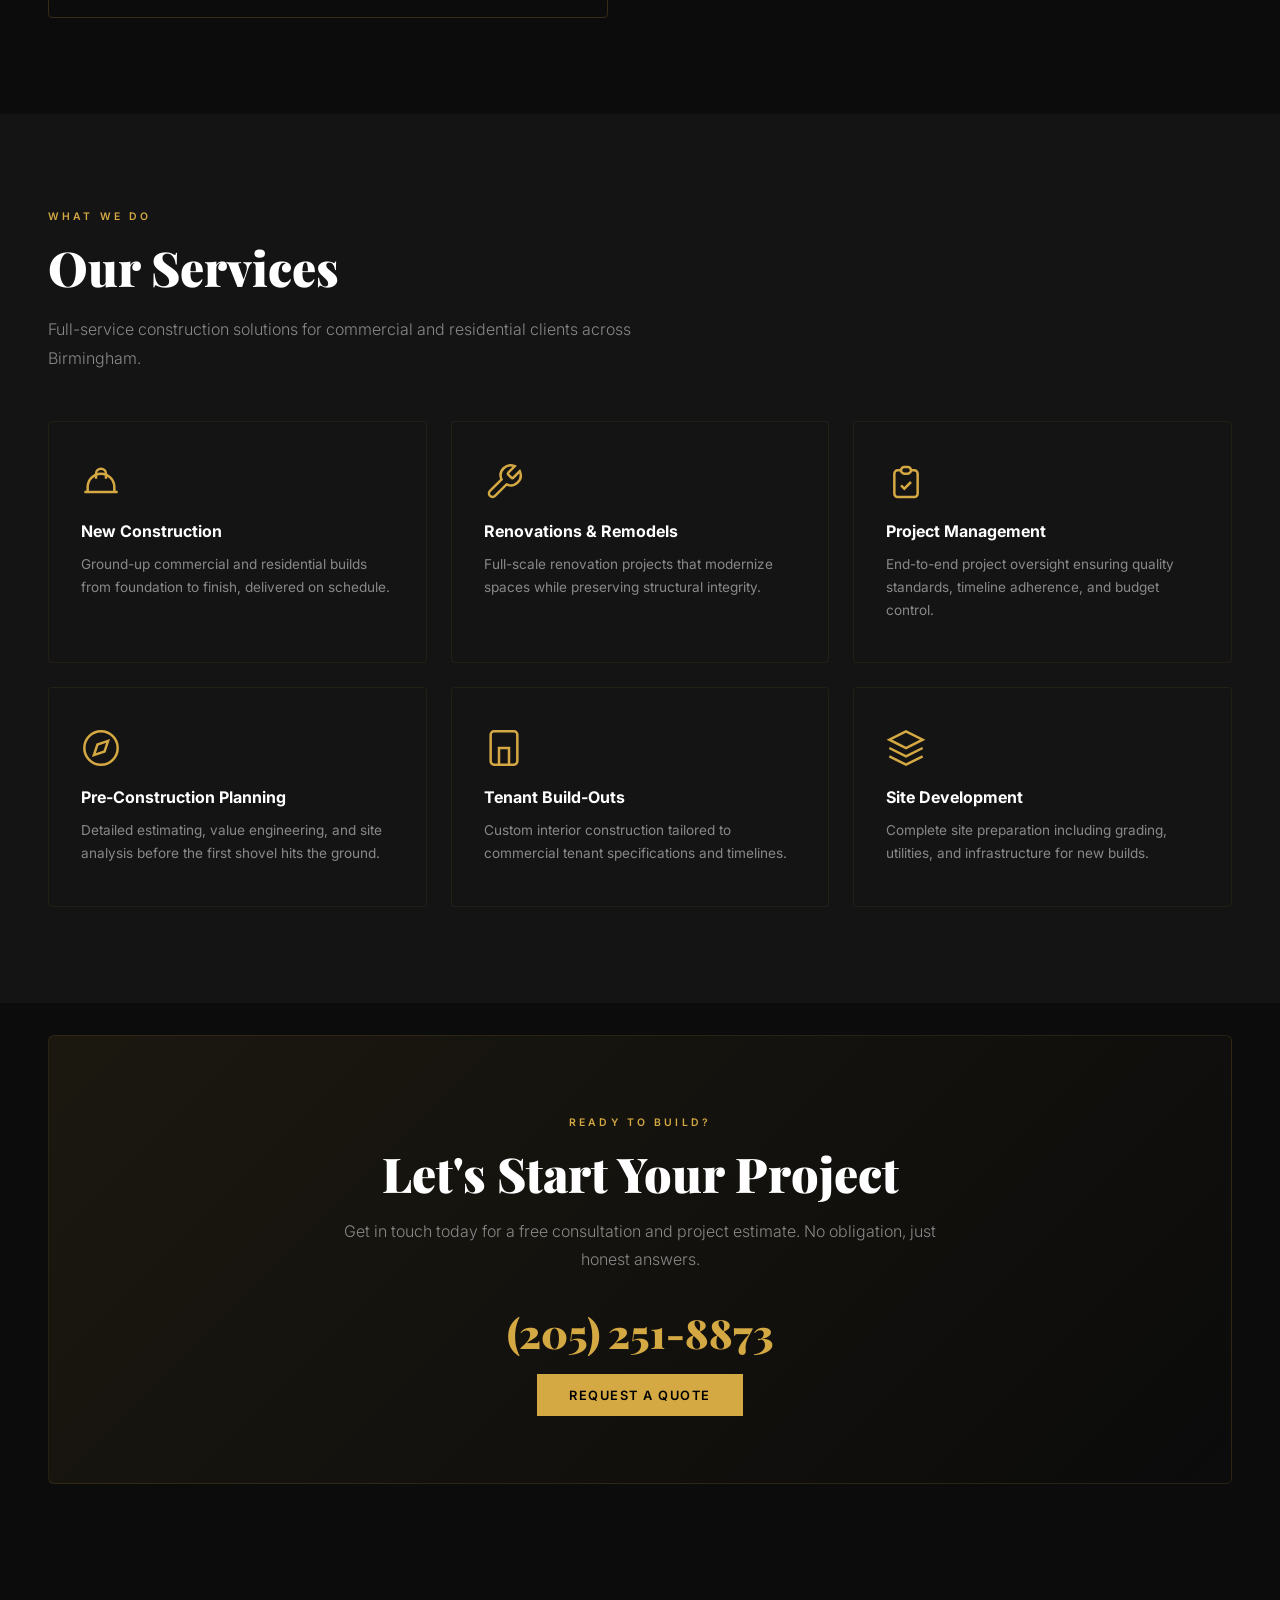
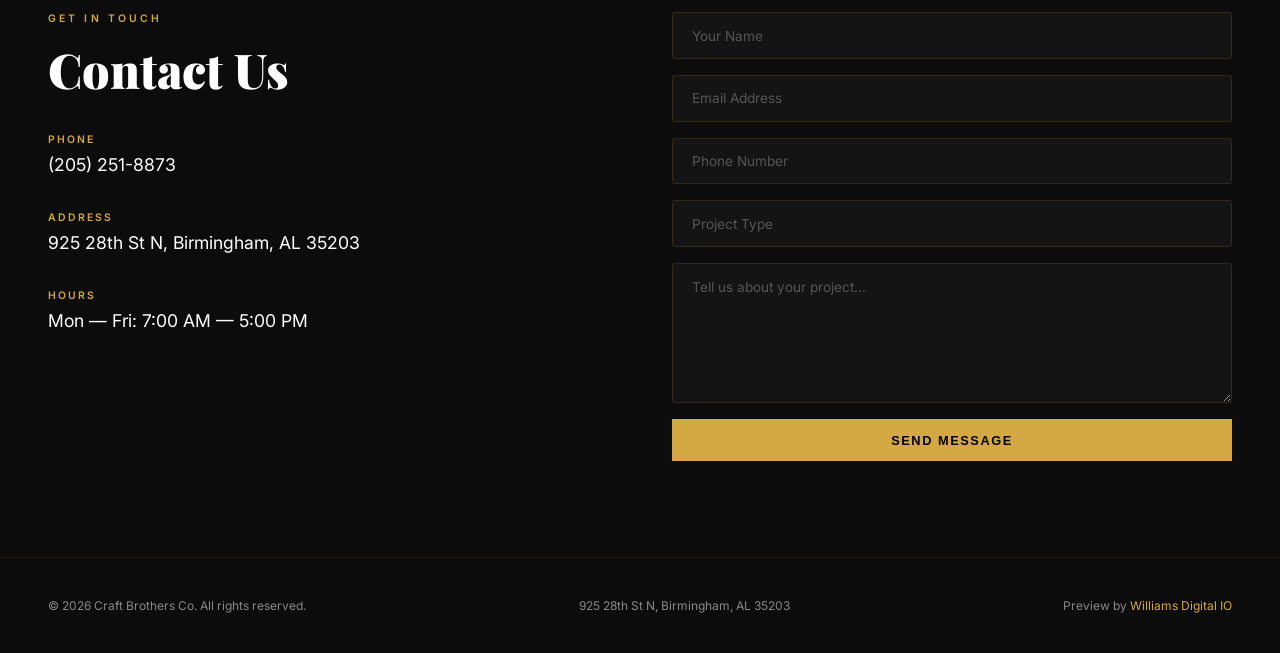
<file: craft-brothers.html>
<!DOCTYPE html>
<html lang="en">
<head>
  <meta charset="UTF-8">
  <meta name="viewport" content="width=device-width, initial-scale=1.0">
  <title>Craft Brothers Co — Commercial & Residential Construction | Birmingham, AL</title>
  <link href="https://fonts.googleapis.com/css2?family=Inter:wght@300;400;500;600;700;800;900&family=Playfair+Display:wght@400;700;900&display=swap" rel="stylesheet">
  <style>
    * { margin: 0; padding: 0; box-sizing: border-box; }
    html { scroll-behavior: smooth; }
    body { font-family: 'Inter', sans-serif; color: #e8e8e8; background: #0c0c0c; overflow-x: hidden; }

    :root {
      --accent: #D4A843;
      --accent-rgb: 212,168,67;
      --dark: #0c0c0c;
      --dark-card: #141414;
      --dark-card-hover: #1a1a1a;
      --text: #e8e8e8;
      --text-muted: #888;
    }

    /* ── PITCH BANNER ── */
    .pitch-banner {
      position: fixed; top: 0; left: 0; width: 100%; z-index: 9999;
      background: var(--accent); color: #000; text-align: center;
      padding: 0.5rem 1rem; font-size: 0.75rem; font-weight: 700;
      letter-spacing: 0.1em; text-transform: uppercase;
    }
    .pitch-banner span { opacity: 0.7; font-weight: 400; margin-left: 0.5rem; }

    /* ── LOADER ── */
    .loader {
      position: fixed; top: 0; left: 0; width: 100%; height: 100vh;
      background: var(--dark); display: flex; flex-direction: column;
      align-items: center; justify-content: center; z-index: 9998;
      transition: opacity 0.8s ease, visibility 0.8s ease;
    }
    .loader.hide { opacity: 0; visibility: hidden; pointer-events: none; }
    .loader-icon { width: 60px; height: 60px; margin-bottom: 1.5rem; position: relative; }
    .loader-icon::before, .loader-icon::after {
      content: ''; position: absolute; border: 2px solid var(--accent);
      border-radius: 50%; animation: ping 1.5s ease-in-out infinite;
    }
    .loader-icon::before { inset: 0; }
    .loader-icon::after { inset: 10px; animation-delay: 0.3s; }
    @keyframes ping {
      0% { transform: scale(0.8); opacity: 1; }
      100% { transform: scale(1.4); opacity: 0; }
    }
    .loader-text {
      font-family: 'Playfair Display', serif; font-size: 2rem; font-weight: 900;
      letter-spacing: 0.2em; text-transform: uppercase; color: var(--accent);
    }

    /* ── NAV ── */
    nav {
      position: fixed; top: 28px; left: 0; width: 100%; z-index: 100;
      padding: 1rem 3rem; display: flex; align-items: center; justify-content: space-between;
      background: rgba(12,12,12,0.8); backdrop-filter: blur(20px); -webkit-backdrop-filter: blur(20px);
      border-bottom: 1px solid rgba(var(--accent-rgb),0.1);
      transition: all 0.4s ease;
    }
    nav.scrolled { padding: 0.7rem 3rem; background: rgba(12,12,12,0.95); }
    .nav-logo {
      font-family: 'Playfair Display', serif; font-size: 1.3rem; font-weight: 900;
      letter-spacing: 0.15em; color: var(--accent); text-transform: uppercase;
      text-decoration: none;
    }
    .nav-links { display: flex; align-items: center; gap: 2rem; list-style: none; }
    .nav-links a {
      color: var(--text-muted); text-decoration: none; font-size: 0.75rem;
      letter-spacing: 0.15em; text-transform: uppercase; font-weight: 500;
      transition: color 0.3s ease;
    }
    .nav-links a:hover { color: var(--text); }
    .nav-cta {
      padding: 0.55rem 1.3rem; border: 1.5px solid var(--accent);
      color: var(--accent) !important; transition: all 0.3s ease;
    }
    .nav-cta:hover { background: var(--accent); color: var(--dark) !important; }

    /* ── HAMBURGER ── */
    .hamburger { display: none; flex-direction: column; gap: 5px; cursor: pointer; z-index: 200; }
    .hamburger span { width: 24px; height: 2px; background: var(--accent); transition: all 0.3s ease; }

    /* ── HERO ── */
    .hero {
      position: relative; height: 100vh; display: flex; align-items: center;
      justify-content: center; overflow: hidden; margin-top: 28px;
    }
    .hero-video {
      position: absolute; top: 0; left: 0; width: 100%; height: 100%;
      object-fit: cover; opacity: 0.35;
    }
    .hero-overlay {
      position: absolute; inset: 0;
      background: linear-gradient(180deg, rgba(12,12,12,0.4) 0%, rgba(12,12,12,0.85) 100%);
    }
    .hero-content {
      position: relative; z-index: 2; text-align: center; max-width: 850px; padding: 0 2rem;
    }
    .hero-badge {
      display: inline-block; padding: 0.4rem 1.2rem; border: 1px solid rgba(var(--accent-rgb),0.4);
      font-size: 0.65rem; letter-spacing: 0.25em; text-transform: uppercase;
      color: var(--accent); margin-bottom: 1.5rem; border-radius: 2px;
    }
    .hero h1 {
      font-family: 'Playfair Display', serif; font-size: clamp(2.5rem, 6vw, 4.5rem);
      font-weight: 900; line-height: 1.1; margin-bottom: 1.2rem;
      background: linear-gradient(135deg, #fff 0%, rgba(var(--accent-rgb),0.9) 100%);
      -webkit-background-clip: text; -webkit-text-fill-color: transparent;
      background-clip: text;
    }
    .hero-sub {
      font-size: 1.05rem; color: var(--text-muted); max-width: 550px;
      margin: 0 auto 2.5rem; line-height: 1.7; font-weight: 300;
    }
    .hero-buttons { display: flex; gap: 1rem; justify-content: center; flex-wrap: wrap; }
    .btn {
      padding: 0.85rem 2rem; font-size: 0.8rem; letter-spacing: 0.12em;
      text-transform: uppercase; font-weight: 600; text-decoration: none;
      transition: all 0.3s ease; border: none; cursor: pointer;
    }
    .btn-primary {
      background: var(--accent); color: #000;
    }
    .btn-primary:hover { filter: brightness(1.15); transform: translateY(-2px); }
    .btn-outline {
      border: 1.5px solid rgba(var(--accent-rgb),0.4); color: var(--accent);
      background: transparent;
    }
    .btn-outline:hover { border-color: var(--accent); background: rgba(var(--accent-rgb),0.1); }

    /* ── STATS BAR ── */
    .stats {
      display: grid; grid-template-columns: repeat(4, 1fr);
      border-top: 1px solid rgba(var(--accent-rgb),0.15);
      border-bottom: 1px solid rgba(var(--accent-rgb),0.15);
    }
    .stat {
      text-align: center; padding: 2.5rem 1rem;
      border-right: 1px solid rgba(var(--accent-rgb),0.1);
    }
    .stat:last-child { border-right: none; }
    .stat-num {
      font-family: 'Playfair Display', serif; font-size: 2.5rem; font-weight: 900;
      color: var(--accent); line-height: 1;
    }
    .stat-label {
      font-size: 0.7rem; letter-spacing: 0.15em; text-transform: uppercase;
      color: var(--text-muted); margin-top: 0.5rem;
    }

    /* ── SECTIONS ── */
    section { padding: 6rem 3rem; }
    .section-label {
      font-size: 0.65rem; letter-spacing: 0.3em; text-transform: uppercase;
      color: var(--accent); margin-bottom: 0.75rem; font-weight: 600;
    }
    .section-title {
      font-family: 'Playfair Display', serif; font-size: clamp(2rem, 4vw, 3rem);
      font-weight: 900; margin-bottom: 1rem; color: #fff;
    }
    .section-desc {
      font-size: 1rem; color: var(--text-muted); max-width: 600px;
      line-height: 1.8; font-weight: 300;
    }

    /* ── ABOUT ── */
    .about { display: grid; grid-template-columns: 1fr 1fr; gap: 4rem; align-items: center; }
    .about-visual {
      position: relative; height: 450px; border-radius: 4px; overflow: hidden;
    }
    .about-visual video {
      width: 100%; height: 100%; object-fit: cover;
    }
    .about-visual::after {
      content: ''; position: absolute; inset: 0;
      border: 1px solid rgba(var(--accent-rgb),0.2); border-radius: 4px; pointer-events: none;
    }
    .about-text .section-desc { max-width: 100%; }

    /* ── SERVICES ── */
    .services-grid {
      display: grid; grid-template-columns: repeat(3, 1fr); gap: 1.5rem; margin-top: 3rem;
    }
    .service-card {
      background: var(--dark-card); border: 1px solid rgba(var(--accent-rgb),0.08);
      padding: 2.5rem 2rem; border-radius: 4px; transition: all 0.4s ease;
    }
    .service-card:hover {
      background: var(--dark-card-hover); border-color: rgba(var(--accent-rgb),0.25);
      transform: translateY(-4px);
    }
    .service-icon {
      width: 40px; height: 40px; color: var(--accent); margin-bottom: 1.2rem;
    }
    .service-icon svg { width: 100%; height: 100%; }
    .service-card h3 {
      font-size: 1rem; font-weight: 700; margin-bottom: 0.75rem; color: #fff;
    }
    .service-card p {
      font-size: 0.85rem; color: var(--text-muted); line-height: 1.7;
    }

    /* ── CTA BANNER ── */
    .cta-section {
      text-align: center;
      background: linear-gradient(135deg, rgba(var(--accent-rgb),0.08) 0%, transparent 100%);
      border: 1px solid rgba(var(--accent-rgb),0.12); border-radius: 6px;
      margin: 2rem 3rem; padding: 5rem 3rem;
    }
    .cta-section .section-title { margin-bottom: 0.75rem; }
    .cta-section .section-desc { margin: 0 auto 2rem; text-align: center; }
    .cta-phone {
      font-family: 'Playfair Display', serif; font-size: 2.5rem; font-weight: 900;
      color: var(--accent); text-decoration: none; display: inline-block;
      margin-bottom: 1.5rem; transition: opacity 0.3s;
    }
    .cta-phone:hover { opacity: 0.8; }

    /* ── CONTACT ── */
    .contact { display: grid; grid-template-columns: 1fr 1fr; gap: 4rem; }
    .contact-info { display: flex; flex-direction: column; gap: 2rem; }
    .contact-item-label {
      font-size: 0.65rem; letter-spacing: 0.2em; text-transform: uppercase;
      color: var(--accent); margin-bottom: 0.3rem; font-weight: 600;
    }
    .contact-item-value { font-size: 1.1rem; color: #fff; line-height: 1.6; }
    .contact-form { display: flex; flex-direction: column; gap: 1rem; }
    .contact-form input, .contact-form textarea {
      background: var(--dark-card); border: 1px solid rgba(var(--accent-rgb),0.15);
      padding: 0.9rem 1.2rem; color: #fff; font-family: 'Inter', sans-serif;
      font-size: 0.85rem; border-radius: 3px; outline: none;
      transition: border-color 0.3s;
    }
    .contact-form input:focus, .contact-form textarea:focus {
      border-color: var(--accent);
    }
    .contact-form input::placeholder, .contact-form textarea::placeholder {
      color: #555;
    }
    .contact-form textarea { height: 140px; resize: vertical; }
    .contact-form .btn { width: 100%; text-align: center; }

    /* ── FOOTER ── */
    footer {
      border-top: 1px solid rgba(var(--accent-rgb),0.1); padding: 2.5rem 3rem;
      display: flex; justify-content: space-between; align-items: center;
      font-size: 0.75rem; color: var(--text-muted);
    }
    footer a { color: var(--accent); text-decoration: none; }

    /* ── ANIMATIONS ── */
    .reveal {
      opacity: 0; transform: translateY(30px);
      transition: opacity 0.8s ease, transform 0.8s ease;
    }
    .reveal.visible { opacity: 1; transform: translateY(0); }

    /* ── MOBILE ── */
    @media (max-width: 768px) {
      nav { padding: 0.8rem 1.5rem; }
      nav.scrolled { padding: 0.6rem 1.5rem; }
      .nav-links {
        display: none; position: fixed; top: 0; left: 0; width: 100%; height: 100vh;
        flex-direction: column; align-items: center; justify-content: center;
        background: rgba(12,12,12,0.98); gap: 2rem;
      }
      .nav-links.open { display: flex; }
      .hamburger { display: flex; }
      section { padding: 4rem 1.5rem; }
      .stats { grid-template-columns: repeat(2, 1fr); }
      .services-grid { grid-template-columns: 1fr; }
      .about { grid-template-columns: 1fr; }
      .about-visual { height: 280px; }
      .contact { grid-template-columns: 1fr; }
      .cta-section { margin: 2rem 1.5rem; padding: 3rem 1.5rem; }
      .cta-phone { font-size: 1.8rem; }
      footer { flex-direction: column; gap: 1rem; text-align: center; }
    }
  </style>
</head>
<body>

  <!-- Pitch Banner -->
  <div class="pitch-banner">
    Website Preview for Craft Brothers Co<span>— designed by Williams Digital IO</span>
  </div>

  <!-- Loader -->
  <div class="loader" id="loader">
    <div class="loader-icon"></div>
    <div class="loader-text">CRAFT</div>
  </div>

  <!-- Nav -->
  <nav id="nav">
    <a href="#" class="nav-logo">CRAFT</a>
    <div class="hamburger" id="hamburger" onclick="document.querySelector('.nav-links').classList.toggle('open'); this.classList.toggle('active');">
      <span></span><span></span><span></span>
    </div>
    <ul class="nav-links">
      <li><a href="#about" onclick="document.querySelector('.nav-links').classList.remove('open')">About</a></li>
      <li><a href="#services" onclick="document.querySelector('.nav-links').classList.remove('open')">Services</a></li>
      <li><a href="#contact" onclick="document.querySelector('.nav-links').classList.remove('open')">Contact</a></li>
      <li><a href="tel:205-251-8873" class="nav-cta">Call Now</a></li>
    </ul>
  </nav>

  <!-- Hero -->
  <section class="hero">
    <video class="hero-video" autoplay muted loop playsinline>
      <source src="https://videos.pexels.com/video-files/855271/855271-hd_1280_720_25fps.mp4" type="video/mp4">
    </video>
    <div class="hero-overlay"></div>
    <div class="hero-content">
      <div class="hero-badge">Commercial & Residential Construction</div>
      <h1>Built by Brothers. Built to Last.</h1>
      <p class="hero-sub">A family-owned construction company rooted in Birmingham's building tradition. Craft Brothers Co brings decades of combined experience and a...</p>
      <div class="hero-buttons">
        <a href="#contact" class="btn btn-primary">Get a Free Quote</a>
        <a href="#services" class="btn btn-outline">Our Services</a>
      </div>
    </div>
  </section>

  <!-- Stats -->
  <div class="stats">
    <div class="stat reveal">
      <div class="stat-num">20+</div>
      <div class="stat-label">Years Experience</div>
    </div>
    <div class="stat reveal">
      <div class="stat-num">500+</div>
      <div class="stat-label">Projects Completed</div>
    </div>
    <div class="stat reveal">
      <div class="stat-num">5.0</div>
      <div class="stat-label">Google Rating</div>
    </div>
    <div class="stat reveal">
      <div class="stat-num">100%</div>
      <div class="stat-label">Satisfaction Rate</div>
    </div>
  </div>

  <!-- About -->
  <section id="about">
    <div class="about">
      <div class="about-visual reveal">
        <video autoplay muted loop playsinline>
          <source src="https://videos.pexels.com/video-files/855271/855271-hd_1280_720_25fps.mp4" type="video/mp4">
        </video>
      </div>
      <div class="about-text">
        <div class="section-label reveal">About Us</div>
        <h2 class="section-title reveal">Birmingham's Trusted<br>Construction Partner</h2>
        <p class="section-desc reveal">A family-owned construction company rooted in Birmingham's building tradition. Craft Brothers Co brings decades of combined experience and a commitment to quality craftsmanship to every project — from ground-up builds to full-scale renovations.</p>
        <p class="section-desc reveal" style="margin-top:1rem;">
          Located at <strong style="color:#fff">925 28th St N, Birmingham, AL 35203</strong>, we serve the greater Birmingham metropolitan area
          with pride, professionalism, and a commitment to quality that shows in every build.
        </p>
      </div>
    </div>
  </section>

  <!-- Services -->
  <section id="services" style="background: var(--dark-card);">
    <div class="section-label reveal">What We Do</div>
    <h2 class="section-title reveal">Our Services</h2>
    <p class="section-desc reveal">Full-service construction solutions for commercial and residential clients across Birmingham.</p>
    <div class="services-grid">
        <div class="service-card">
          <div class="service-icon"><svg viewBox="0 0 24 24" fill="none" stroke="currentColor" stroke-width="1.5"><path d="M2 18h20M4 18v-3a8 8 0 0116 0v3M9 10V7a3 3 0 016 0v3"/></svg></div>
          <h3>New Construction</h3>
          <p>Ground-up commercial and residential builds from foundation to finish, delivered on schedule.</p>
        </div>
        <div class="service-card">
          <div class="service-icon"><svg viewBox="0 0 24 24" fill="none" stroke="currentColor" stroke-width="1.5"><path d="M14.7 6.3a1 1 0 000 1.4l1.6 1.6a1 1 0 001.4 0l3.77-3.77a6 6 0 01-7.94 7.94l-6.91 6.91a2.12 2.12 0 01-3-3l6.91-6.91a6 6 0 017.94-7.94l-3.76 3.76z"/></svg></div>
          <h3>Renovations & Remodels</h3>
          <p>Full-scale renovation projects that modernize spaces while preserving structural integrity.</p>
        </div>
        <div class="service-card">
          <div class="service-icon"><svg viewBox="0 0 24 24" fill="none" stroke="currentColor" stroke-width="1.5"><path d="M9 5H7a2 2 0 00-2 2v12a2 2 0 002 2h10a2 2 0 002-2V7a2 2 0 00-2-2h-2M9 5a2 2 0 002 2h2a2 2 0 002-2M9 5a2 2 0 012-2h2a2 2 0 012 2m-6 9l2 2 4-4"/></svg></div>
          <h3>Project Management</h3>
          <p>End-to-end project oversight ensuring quality standards, timeline adherence, and budget control.</p>
        </div>
        <div class="service-card">
          <div class="service-icon"><svg viewBox="0 0 24 24" fill="none" stroke="currentColor" stroke-width="1.5"><circle cx="12" cy="12" r="10"/><polygon points="16.24 7.76 14.12 14.12 7.76 16.24 9.88 9.88 16.24 7.76"/></svg></div>
          <h3>Pre-Construction Planning</h3>
          <p>Detailed estimating, value engineering, and site analysis before the first shovel hits the ground.</p>
        </div>
        <div class="service-card">
          <div class="service-icon"><svg viewBox="0 0 24 24" fill="none" stroke="currentColor" stroke-width="1.5"><rect x="4" y="2" width="16" height="20" rx="2"/><path d="M9 22V12h6v10M9 6h.01M15 6h.01M9 10h.01M15 10h.01"/></svg></div>
          <h3>Tenant Build-Outs</h3>
          <p>Custom interior construction tailored to commercial tenant specifications and timelines.</p>
        </div>
        <div class="service-card">
          <div class="service-icon"><svg viewBox="0 0 24 24" fill="none" stroke="currentColor" stroke-width="1.5"><polygon points="12 2 2 7 12 12 22 7 12 2"/><polyline points="2 17 12 22 22 17"/><polyline points="2 12 12 17 22 12"/></svg></div>
          <h3>Site Development</h3>
          <p>Complete site preparation including grading, utilities, and infrastructure for new builds.</p>
        </div>
    </div>
  </section>

  <!-- CTA -->
  <div class="cta-section reveal">
    <div class="section-label">Ready to Build?</div>
    <h2 class="section-title">Let's Start Your Project</h2>
    <p class="section-desc">Get in touch today for a free consultation and project estimate. No obligation, just honest answers.</p>
    <a href="tel:205-251-8873" class="cta-phone">(205) 251-8873</a><br>
    <a href="#contact" class="btn btn-primary" style="margin-top:0.5rem;">Request a Quote</a>
  </div>

  <!-- Contact -->
  <section id="contact">
    <div class="contact">
      <div>
        <div class="section-label reveal">Get In Touch</div>
        <h2 class="section-title reveal">Contact Us</h2>
        <div class="contact-info" style="margin-top: 2rem;">
          <div class="reveal">
            <div class="contact-item-label">Phone</div>
            <div class="contact-item-value">(205) 251-8873</div>
          </div>
          <div class="reveal">
            <div class="contact-item-label">Address</div>
            <div class="contact-item-value">925 28th St N, Birmingham, AL 35203</div>
          </div>
          <div class="reveal">
            <div class="contact-item-label">Hours</div>
            <div class="contact-item-value">Mon — Fri: 7:00 AM — 5:00 PM</div>
          </div>
        </div>
      </div>
      <form class="contact-form reveal" onsubmit="event.preventDefault(); alert('This is a demo — form submissions are disabled.');">
        <input type="text" placeholder="Your Name" required>
        <input type="email" placeholder="Email Address" required>
        <input type="tel" placeholder="Phone Number">
        <input type="text" placeholder="Project Type">
        <textarea placeholder="Tell us about your project..."></textarea>
        <button type="submit" class="btn btn-primary">Send Message</button>
      </form>
    </div>
  </section>

  <!-- Footer -->
  <footer>
    <span>&copy; 2026 Craft Brothers Co. All rights reserved.</span>
    <span>925 28th St N, Birmingham, AL 35203</span>
    <span>Preview by <a href="#">Williams Digital IO</a></span>
  </footer>

  <script>
    // Loader
    window.addEventListener('load', () => {
      setTimeout(() => document.getElementById('loader').classList.add('hide'), 1200);
    });
    // Scroll nav
    window.addEventListener('scroll', () => {
      document.getElementById('nav').classList.toggle('scrolled', window.scrollY > 50);
    });
    // Reveal on scroll
    const observer = new IntersectionObserver((entries) => {
      entries.forEach(e => { if (e.isIntersecting) { e.target.classList.add('visible'); } });
    }, { threshold: 0.15 });
    document.querySelectorAll('.reveal').forEach(el => observer.observe(el));
  </script>

</body>
</html>
</file>
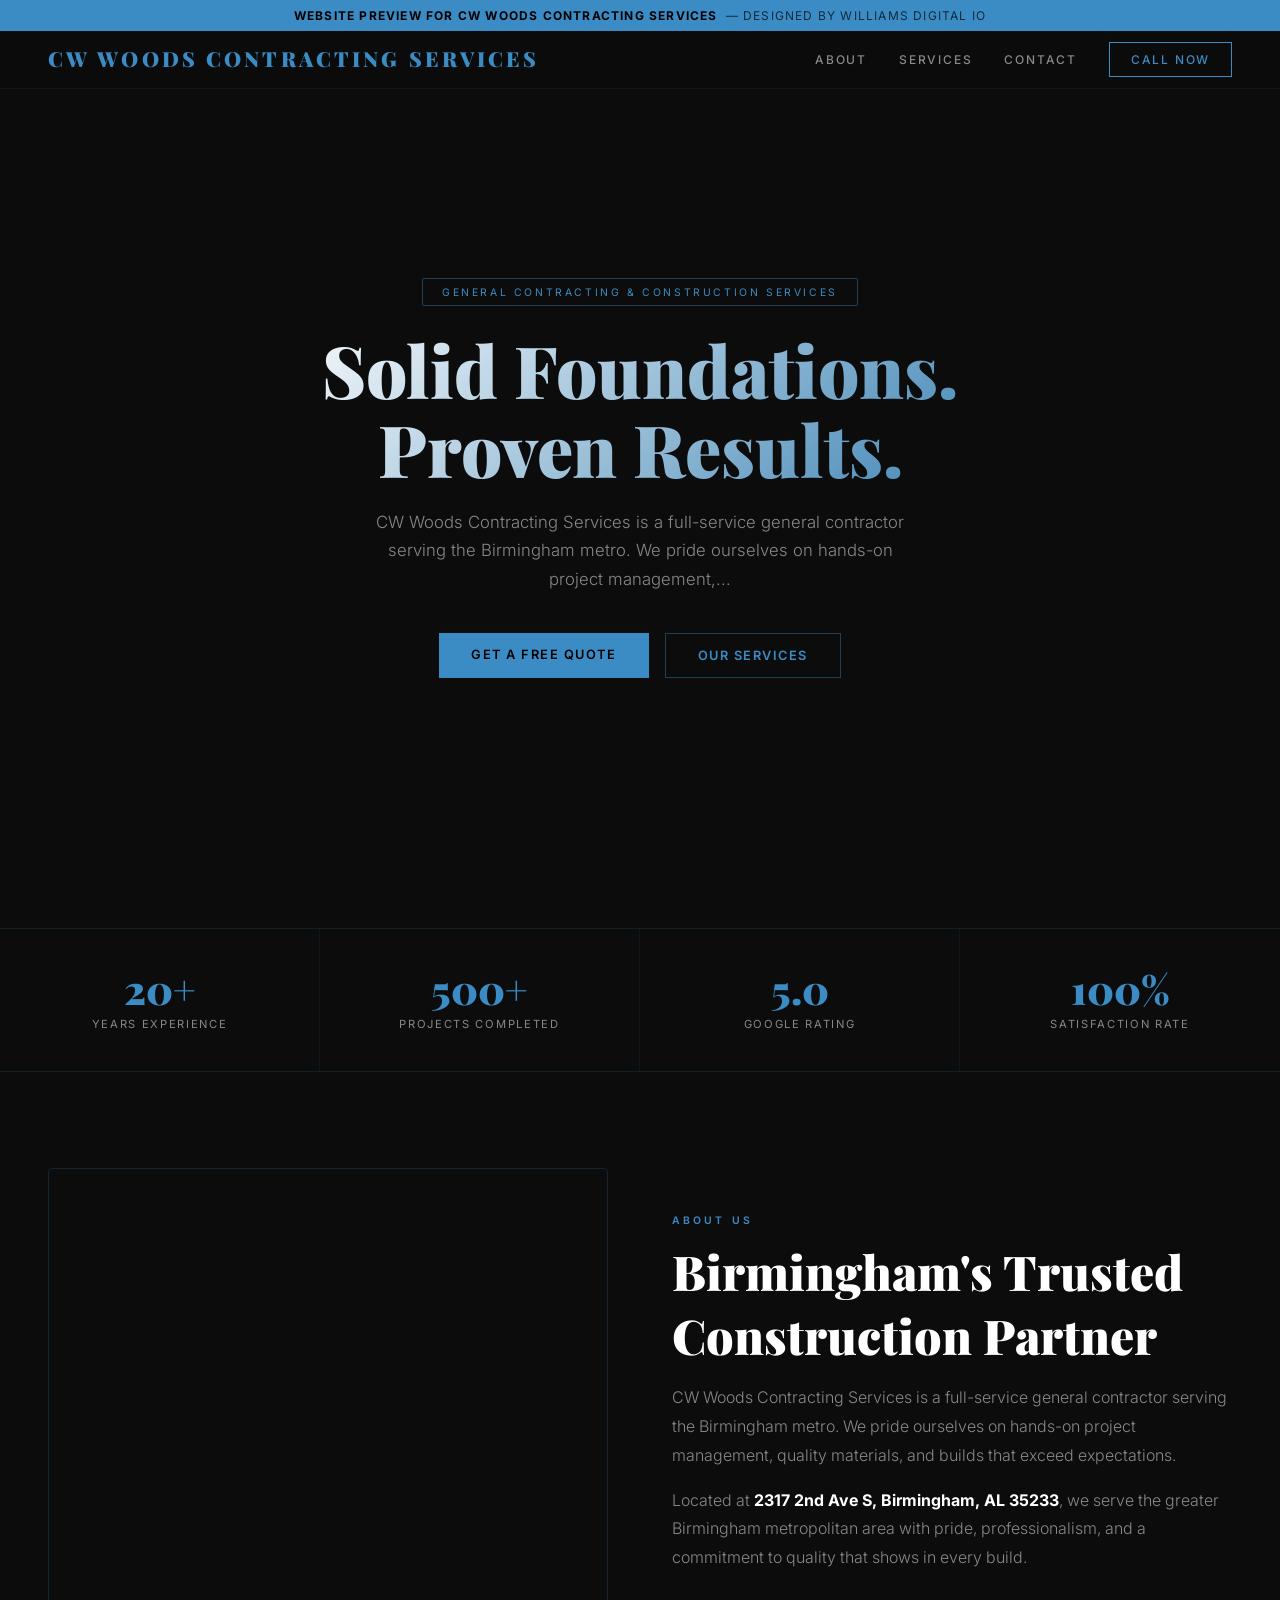
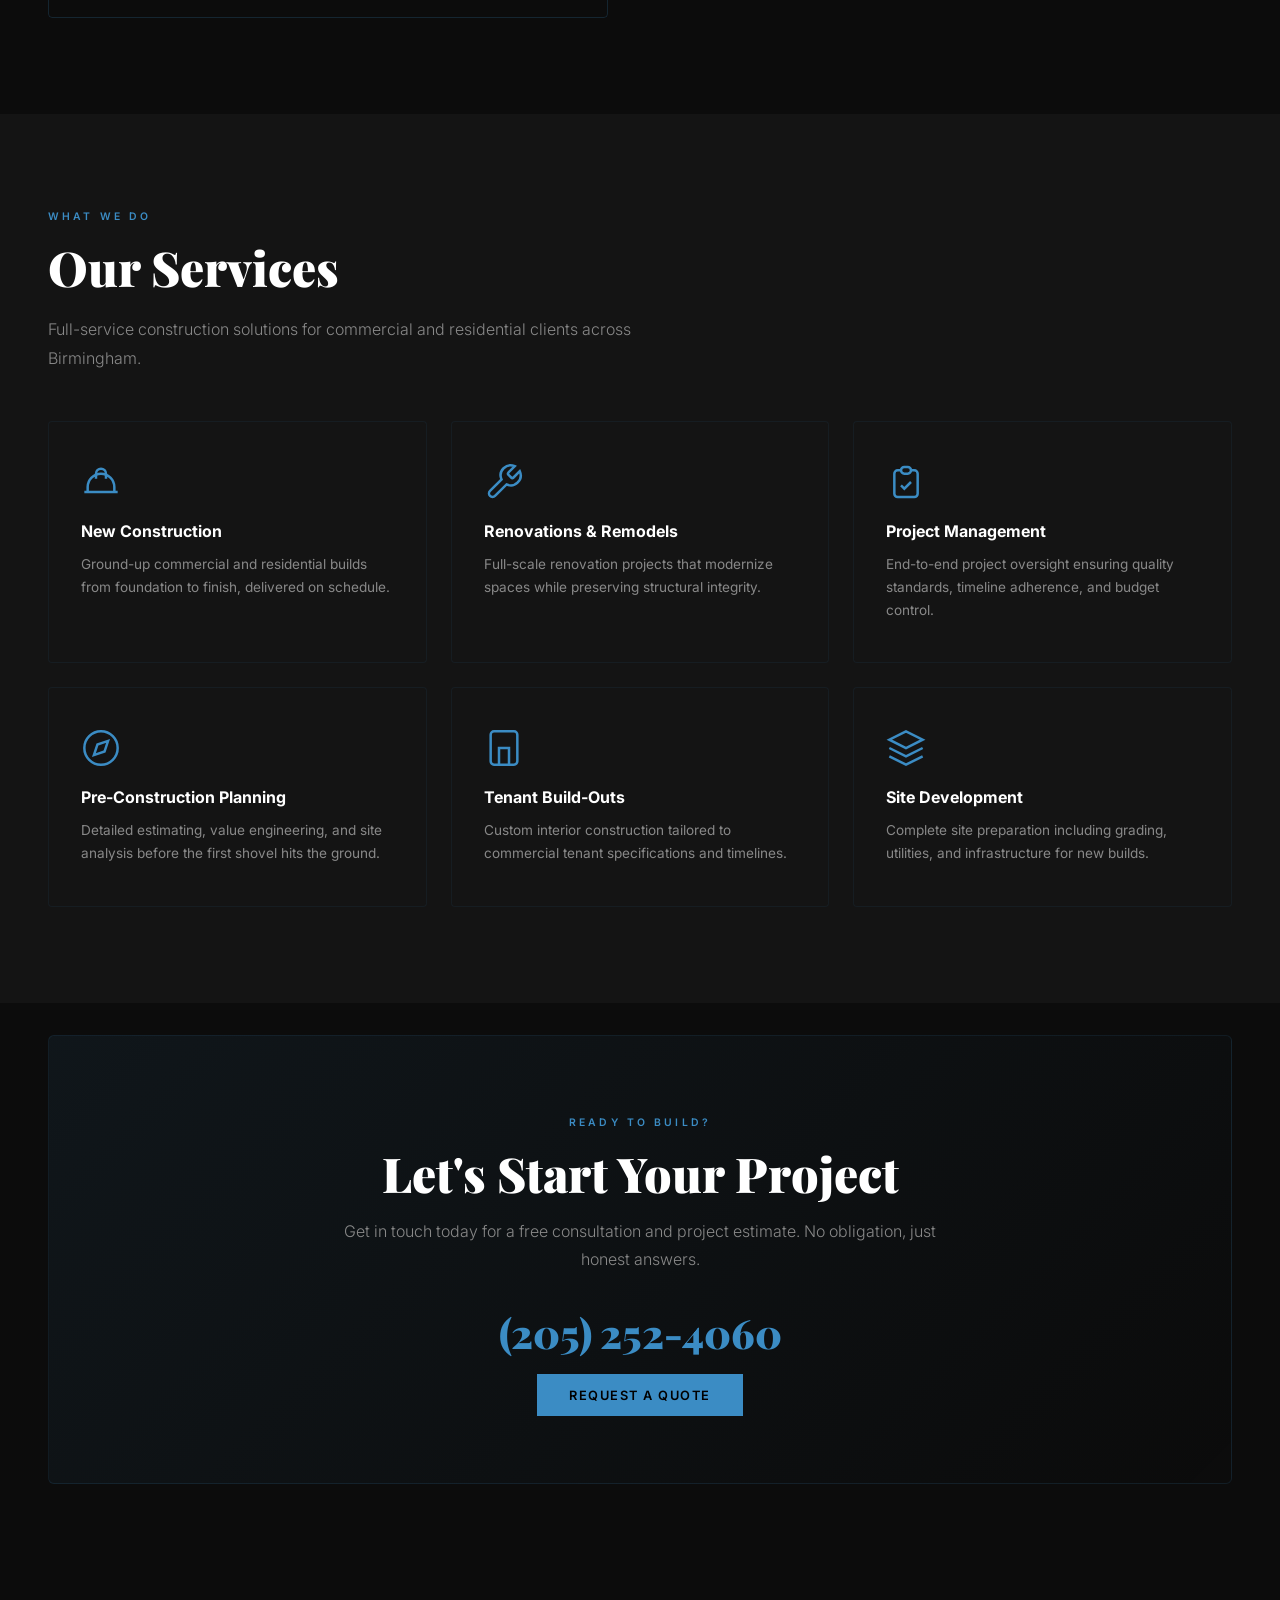
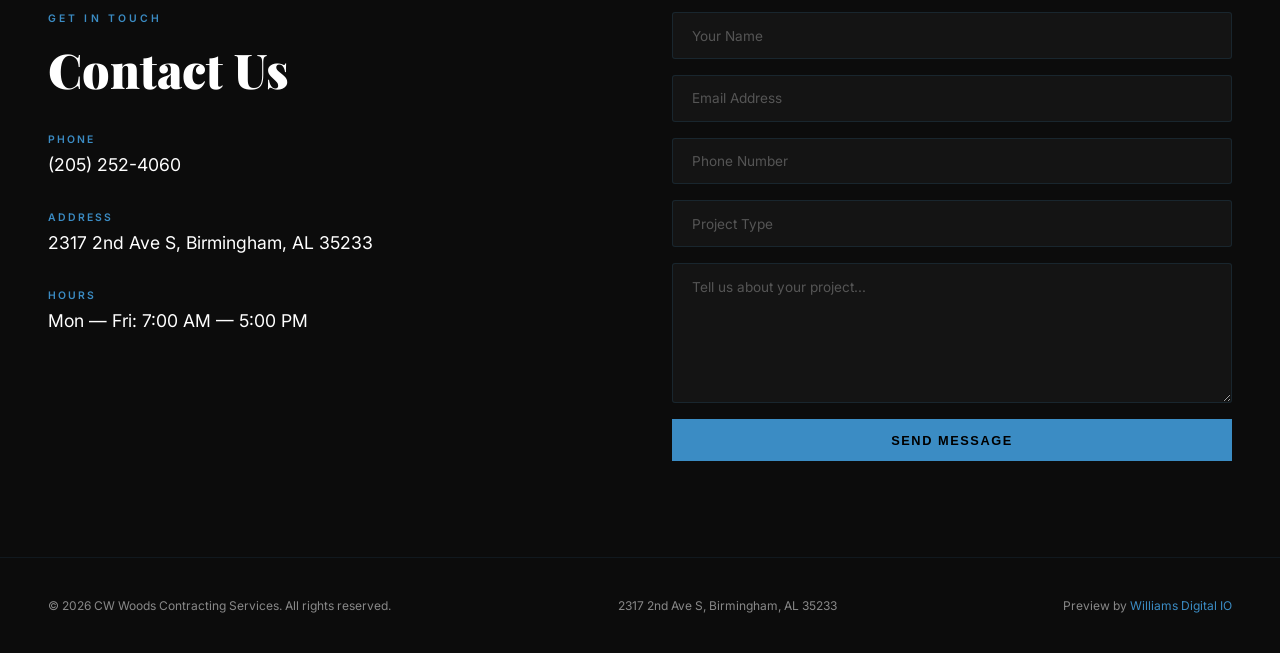
<file: cw-woods.html>
<!DOCTYPE html>
<html lang="en">
<head>
  <meta charset="UTF-8">
  <meta name="viewport" content="width=device-width, initial-scale=1.0">
  <title>CW Woods Contracting Services — General Contracting & Construction Services | Birmingham, AL</title>
  <link href="https://fonts.googleapis.com/css2?family=Inter:wght@300;400;500;600;700;800;900&family=Playfair+Display:wght@400;700;900&display=swap" rel="stylesheet">
  <style>
    * { margin: 0; padding: 0; box-sizing: border-box; }
    html { scroll-behavior: smooth; }
    body { font-family: 'Inter', sans-serif; color: #e8e8e8; background: #0c0c0c; overflow-x: hidden; }

    :root {
      --accent: #3B8CC4;
      --accent-rgb: 59,140,196;
      --dark: #0c0c0c;
      --dark-card: #141414;
      --dark-card-hover: #1a1a1a;
      --text: #e8e8e8;
      --text-muted: #888;
    }

    /* ── PITCH BANNER ── */
    .pitch-banner {
      position: fixed; top: 0; left: 0; width: 100%; z-index: 9999;
      background: var(--accent); color: #000; text-align: center;
      padding: 0.5rem 1rem; font-size: 0.75rem; font-weight: 700;
      letter-spacing: 0.1em; text-transform: uppercase;
    }
    .pitch-banner span { opacity: 0.7; font-weight: 400; margin-left: 0.5rem; }

    /* ── LOADER ── */
    .loader {
      position: fixed; top: 0; left: 0; width: 100%; height: 100vh;
      background: var(--dark); display: flex; flex-direction: column;
      align-items: center; justify-content: center; z-index: 9998;
      transition: opacity 0.8s ease, visibility 0.8s ease;
    }
    .loader.hide { opacity: 0; visibility: hidden; pointer-events: none; }
    .loader-icon { width: 60px; height: 60px; margin-bottom: 1.5rem; position: relative; }
    .loader-icon::before, .loader-icon::after {
      content: ''; position: absolute; border: 2px solid var(--accent);
      border-radius: 50%; animation: ping 1.5s ease-in-out infinite;
    }
    .loader-icon::before { inset: 0; }
    .loader-icon::after { inset: 10px; animation-delay: 0.3s; }
    @keyframes ping {
      0% { transform: scale(0.8); opacity: 1; }
      100% { transform: scale(1.4); opacity: 0; }
    }
    .loader-text {
      font-family: 'Playfair Display', serif; font-size: 2rem; font-weight: 900;
      letter-spacing: 0.2em; text-transform: uppercase; color: var(--accent);
    }

    /* ── NAV ── */
    nav {
      position: fixed; top: 28px; left: 0; width: 100%; z-index: 100;
      padding: 1rem 3rem; display: flex; align-items: center; justify-content: space-between;
      background: rgba(12,12,12,0.8); backdrop-filter: blur(20px); -webkit-backdrop-filter: blur(20px);
      border-bottom: 1px solid rgba(var(--accent-rgb),0.1);
      transition: all 0.4s ease;
    }
    nav.scrolled { padding: 0.7rem 3rem; background: rgba(12,12,12,0.95); }
    .nav-logo {
      font-family: 'Playfair Display', serif; font-size: 1.3rem; font-weight: 900;
      letter-spacing: 0.15em; color: var(--accent); text-transform: uppercase;
      text-decoration: none;
    }
    .nav-links { display: flex; align-items: center; gap: 2rem; list-style: none; }
    .nav-links a {
      color: var(--text-muted); text-decoration: none; font-size: 0.75rem;
      letter-spacing: 0.15em; text-transform: uppercase; font-weight: 500;
      transition: color 0.3s ease;
    }
    .nav-links a:hover { color: var(--text); }
    .nav-cta {
      padding: 0.55rem 1.3rem; border: 1.5px solid var(--accent);
      color: var(--accent) !important; transition: all 0.3s ease;
    }
    .nav-cta:hover { background: var(--accent); color: var(--dark) !important; }

    /* ── HAMBURGER ── */
    .hamburger { display: none; flex-direction: column; gap: 5px; cursor: pointer; z-index: 200; }
    .hamburger span { width: 24px; height: 2px; background: var(--accent); transition: all 0.3s ease; }

    /* ── HERO ── */
    .hero {
      position: relative; height: 100vh; display: flex; align-items: center;
      justify-content: center; overflow: hidden; margin-top: 28px;
    }
    .hero-video {
      position: absolute; top: 0; left: 0; width: 100%; height: 100%;
      object-fit: cover; opacity: 0.35;
    }
    .hero-overlay {
      position: absolute; inset: 0;
      background: linear-gradient(180deg, rgba(12,12,12,0.4) 0%, rgba(12,12,12,0.85) 100%);
    }
    .hero-content {
      position: relative; z-index: 2; text-align: center; max-width: 850px; padding: 0 2rem;
    }
    .hero-badge {
      display: inline-block; padding: 0.4rem 1.2rem; border: 1px solid rgba(var(--accent-rgb),0.4);
      font-size: 0.65rem; letter-spacing: 0.25em; text-transform: uppercase;
      color: var(--accent); margin-bottom: 1.5rem; border-radius: 2px;
    }
    .hero h1 {
      font-family: 'Playfair Display', serif; font-size: clamp(2.5rem, 6vw, 4.5rem);
      font-weight: 900; line-height: 1.1; margin-bottom: 1.2rem;
      background: linear-gradient(135deg, #fff 0%, rgba(var(--accent-rgb),0.9) 100%);
      -webkit-background-clip: text; -webkit-text-fill-color: transparent;
      background-clip: text;
    }
    .hero-sub {
      font-size: 1.05rem; color: var(--text-muted); max-width: 550px;
      margin: 0 auto 2.5rem; line-height: 1.7; font-weight: 300;
    }
    .hero-buttons { display: flex; gap: 1rem; justify-content: center; flex-wrap: wrap; }
    .btn {
      padding: 0.85rem 2rem; font-size: 0.8rem; letter-spacing: 0.12em;
      text-transform: uppercase; font-weight: 600; text-decoration: none;
      transition: all 0.3s ease; border: none; cursor: pointer;
    }
    .btn-primary {
      background: var(--accent); color: #000;
    }
    .btn-primary:hover { filter: brightness(1.15); transform: translateY(-2px); }
    .btn-outline {
      border: 1.5px solid rgba(var(--accent-rgb),0.4); color: var(--accent);
      background: transparent;
    }
    .btn-outline:hover { border-color: var(--accent); background: rgba(var(--accent-rgb),0.1); }

    /* ── STATS BAR ── */
    .stats {
      display: grid; grid-template-columns: repeat(4, 1fr);
      border-top: 1px solid rgba(var(--accent-rgb),0.15);
      border-bottom: 1px solid rgba(var(--accent-rgb),0.15);
    }
    .stat {
      text-align: center; padding: 2.5rem 1rem;
      border-right: 1px solid rgba(var(--accent-rgb),0.1);
    }
    .stat:last-child { border-right: none; }
    .stat-num {
      font-family: 'Playfair Display', serif; font-size: 2.5rem; font-weight: 900;
      color: var(--accent); line-height: 1;
    }
    .stat-label {
      font-size: 0.7rem; letter-spacing: 0.15em; text-transform: uppercase;
      color: var(--text-muted); margin-top: 0.5rem;
    }

    /* ── SECTIONS ── */
    section { padding: 6rem 3rem; }
    .section-label {
      font-size: 0.65rem; letter-spacing: 0.3em; text-transform: uppercase;
      color: var(--accent); margin-bottom: 0.75rem; font-weight: 600;
    }
    .section-title {
      font-family: 'Playfair Display', serif; font-size: clamp(2rem, 4vw, 3rem);
      font-weight: 900; margin-bottom: 1rem; color: #fff;
    }
    .section-desc {
      font-size: 1rem; color: var(--text-muted); max-width: 600px;
      line-height: 1.8; font-weight: 300;
    }

    /* ── ABOUT ── */
    .about { display: grid; grid-template-columns: 1fr 1fr; gap: 4rem; align-items: center; }
    .about-visual {
      position: relative; height: 450px; border-radius: 4px; overflow: hidden;
    }
    .about-visual video {
      width: 100%; height: 100%; object-fit: cover;
    }
    .about-visual::after {
      content: ''; position: absolute; inset: 0;
      border: 1px solid rgba(var(--accent-rgb),0.2); border-radius: 4px; pointer-events: none;
    }
    .about-text .section-desc { max-width: 100%; }

    /* ── SERVICES ── */
    .services-grid {
      display: grid; grid-template-columns: repeat(3, 1fr); gap: 1.5rem; margin-top: 3rem;
    }
    .service-card {
      background: var(--dark-card); border: 1px solid rgba(var(--accent-rgb),0.08);
      padding: 2.5rem 2rem; border-radius: 4px; transition: all 0.4s ease;
    }
    .service-card:hover {
      background: var(--dark-card-hover); border-color: rgba(var(--accent-rgb),0.25);
      transform: translateY(-4px);
    }
    .service-icon {
      width: 40px; height: 40px; color: var(--accent); margin-bottom: 1.2rem;
    }
    .service-icon svg { width: 100%; height: 100%; }
    .service-card h3 {
      font-size: 1rem; font-weight: 700; margin-bottom: 0.75rem; color: #fff;
    }
    .service-card p {
      font-size: 0.85rem; color: var(--text-muted); line-height: 1.7;
    }

    /* ── CTA BANNER ── */
    .cta-section {
      text-align: center;
      background: linear-gradient(135deg, rgba(var(--accent-rgb),0.08) 0%, transparent 100%);
      border: 1px solid rgba(var(--accent-rgb),0.12); border-radius: 6px;
      margin: 2rem 3rem; padding: 5rem 3rem;
    }
    .cta-section .section-title { margin-bottom: 0.75rem; }
    .cta-section .section-desc { margin: 0 auto 2rem; text-align: center; }
    .cta-phone {
      font-family: 'Playfair Display', serif; font-size: 2.5rem; font-weight: 900;
      color: var(--accent); text-decoration: none; display: inline-block;
      margin-bottom: 1.5rem; transition: opacity 0.3s;
    }
    .cta-phone:hover { opacity: 0.8; }

    /* ── CONTACT ── */
    .contact { display: grid; grid-template-columns: 1fr 1fr; gap: 4rem; }
    .contact-info { display: flex; flex-direction: column; gap: 2rem; }
    .contact-item-label {
      font-size: 0.65rem; letter-spacing: 0.2em; text-transform: uppercase;
      color: var(--accent); margin-bottom: 0.3rem; font-weight: 600;
    }
    .contact-item-value { font-size: 1.1rem; color: #fff; line-height: 1.6; }
    .contact-form { display: flex; flex-direction: column; gap: 1rem; }
    .contact-form input, .contact-form textarea {
      background: var(--dark-card); border: 1px solid rgba(var(--accent-rgb),0.15);
      padding: 0.9rem 1.2rem; color: #fff; font-family: 'Inter', sans-serif;
      font-size: 0.85rem; border-radius: 3px; outline: none;
      transition: border-color 0.3s;
    }
    .contact-form input:focus, .contact-form textarea:focus {
      border-color: var(--accent);
    }
    .contact-form input::placeholder, .contact-form textarea::placeholder {
      color: #555;
    }
    .contact-form textarea { height: 140px; resize: vertical; }
    .contact-form .btn { width: 100%; text-align: center; }

    /* ── FOOTER ── */
    footer {
      border-top: 1px solid rgba(var(--accent-rgb),0.1); padding: 2.5rem 3rem;
      display: flex; justify-content: space-between; align-items: center;
      font-size: 0.75rem; color: var(--text-muted);
    }
    footer a { color: var(--accent); text-decoration: none; }

    /* ── ANIMATIONS ── */
    .reveal {
      opacity: 0; transform: translateY(30px);
      transition: opacity 0.8s ease, transform 0.8s ease;
    }
    .reveal.visible { opacity: 1; transform: translateY(0); }

    /* ── MOBILE ── */
    @media (max-width: 768px) {
      nav { padding: 0.8rem 1.5rem; }
      nav.scrolled { padding: 0.6rem 1.5rem; }
      .nav-links {
        display: none; position: fixed; top: 0; left: 0; width: 100%; height: 100vh;
        flex-direction: column; align-items: center; justify-content: center;
        background: rgba(12,12,12,0.98); gap: 2rem;
      }
      .nav-links.open { display: flex; }
      .hamburger { display: flex; }
      section { padding: 4rem 1.5rem; }
      .stats { grid-template-columns: repeat(2, 1fr); }
      .services-grid { grid-template-columns: 1fr; }
      .about { grid-template-columns: 1fr; }
      .about-visual { height: 280px; }
      .contact { grid-template-columns: 1fr; }
      .cta-section { margin: 2rem 1.5rem; padding: 3rem 1.5rem; }
      .cta-phone { font-size: 1.8rem; }
      footer { flex-direction: column; gap: 1rem; text-align: center; }
    }
  </style>
</head>
<body>

  <!-- Pitch Banner -->
  <div class="pitch-banner">
    Website Preview for CW Woods Contracting Services<span>— designed by Williams Digital IO</span>
  </div>

  <!-- Loader -->
  <div class="loader" id="loader">
    <div class="loader-icon"></div>
    <div class="loader-text">CW WOODS CONTRACTING SERVICES</div>
  </div>

  <!-- Nav -->
  <nav id="nav">
    <a href="#" class="nav-logo">CW WOODS CONTRACTING SERVICES</a>
    <div class="hamburger" id="hamburger" onclick="document.querySelector('.nav-links').classList.toggle('open'); this.classList.toggle('active');">
      <span></span><span></span><span></span>
    </div>
    <ul class="nav-links">
      <li><a href="#about" onclick="document.querySelector('.nav-links').classList.remove('open')">About</a></li>
      <li><a href="#services" onclick="document.querySelector('.nav-links').classList.remove('open')">Services</a></li>
      <li><a href="#contact" onclick="document.querySelector('.nav-links').classList.remove('open')">Contact</a></li>
      <li><a href="tel:205-252-4060" class="nav-cta">Call Now</a></li>
    </ul>
  </nav>

  <!-- Hero -->
  <section class="hero">
    <video class="hero-video" autoplay muted loop playsinline>
      <source src="https://videos.pexels.com/video-files/7578554/7578554-hd_1920_1080_30fps.mp4" type="video/mp4">
    </video>
    <div class="hero-overlay"></div>
    <div class="hero-content">
      <div class="hero-badge">General Contracting & Construction Services</div>
      <h1>Solid Foundations. Proven Results.</h1>
      <p class="hero-sub">CW Woods Contracting Services is a full-service general contractor serving the Birmingham metro. We pride ourselves on hands-on project management,...</p>
      <div class="hero-buttons">
        <a href="#contact" class="btn btn-primary">Get a Free Quote</a>
        <a href="#services" class="btn btn-outline">Our Services</a>
      </div>
    </div>
  </section>

  <!-- Stats -->
  <div class="stats">
    <div class="stat reveal">
      <div class="stat-num">20+</div>
      <div class="stat-label">Years Experience</div>
    </div>
    <div class="stat reveal">
      <div class="stat-num">500+</div>
      <div class="stat-label">Projects Completed</div>
    </div>
    <div class="stat reveal">
      <div class="stat-num">5.0</div>
      <div class="stat-label">Google Rating</div>
    </div>
    <div class="stat reveal">
      <div class="stat-num">100%</div>
      <div class="stat-label">Satisfaction Rate</div>
    </div>
  </div>

  <!-- About -->
  <section id="about">
    <div class="about">
      <div class="about-visual reveal">
        <video autoplay muted loop playsinline>
          <source src="https://videos.pexels.com/video-files/7578554/7578554-hd_1920_1080_30fps.mp4" type="video/mp4">
        </video>
      </div>
      <div class="about-text">
        <div class="section-label reveal">About Us</div>
        <h2 class="section-title reveal">Birmingham's Trusted<br>Construction Partner</h2>
        <p class="section-desc reveal">CW Woods Contracting Services is a full-service general contractor serving the Birmingham metro. We pride ourselves on hands-on project management, quality materials, and builds that exceed expectations.</p>
        <p class="section-desc reveal" style="margin-top:1rem;">
          Located at <strong style="color:#fff">2317 2nd Ave S, Birmingham, AL 35233</strong>, we serve the greater Birmingham metropolitan area
          with pride, professionalism, and a commitment to quality that shows in every build.
        </p>
      </div>
    </div>
  </section>

  <!-- Services -->
  <section id="services" style="background: var(--dark-card);">
    <div class="section-label reveal">What We Do</div>
    <h2 class="section-title reveal">Our Services</h2>
    <p class="section-desc reveal">Full-service construction solutions for commercial and residential clients across Birmingham.</p>
    <div class="services-grid">
        <div class="service-card">
          <div class="service-icon"><svg viewBox="0 0 24 24" fill="none" stroke="currentColor" stroke-width="1.5"><path d="M2 18h20M4 18v-3a8 8 0 0116 0v3M9 10V7a3 3 0 016 0v3"/></svg></div>
          <h3>New Construction</h3>
          <p>Ground-up commercial and residential builds from foundation to finish, delivered on schedule.</p>
        </div>
        <div class="service-card">
          <div class="service-icon"><svg viewBox="0 0 24 24" fill="none" stroke="currentColor" stroke-width="1.5"><path d="M14.7 6.3a1 1 0 000 1.4l1.6 1.6a1 1 0 001.4 0l3.77-3.77a6 6 0 01-7.94 7.94l-6.91 6.91a2.12 2.12 0 01-3-3l6.91-6.91a6 6 0 017.94-7.94l-3.76 3.76z"/></svg></div>
          <h3>Renovations & Remodels</h3>
          <p>Full-scale renovation projects that modernize spaces while preserving structural integrity.</p>
        </div>
        <div class="service-card">
          <div class="service-icon"><svg viewBox="0 0 24 24" fill="none" stroke="currentColor" stroke-width="1.5"><path d="M9 5H7a2 2 0 00-2 2v12a2 2 0 002 2h10a2 2 0 002-2V7a2 2 0 00-2-2h-2M9 5a2 2 0 002 2h2a2 2 0 002-2M9 5a2 2 0 012-2h2a2 2 0 012 2m-6 9l2 2 4-4"/></svg></div>
          <h3>Project Management</h3>
          <p>End-to-end project oversight ensuring quality standards, timeline adherence, and budget control.</p>
        </div>
        <div class="service-card">
          <div class="service-icon"><svg viewBox="0 0 24 24" fill="none" stroke="currentColor" stroke-width="1.5"><circle cx="12" cy="12" r="10"/><polygon points="16.24 7.76 14.12 14.12 7.76 16.24 9.88 9.88 16.24 7.76"/></svg></div>
          <h3>Pre-Construction Planning</h3>
          <p>Detailed estimating, value engineering, and site analysis before the first shovel hits the ground.</p>
        </div>
        <div class="service-card">
          <div class="service-icon"><svg viewBox="0 0 24 24" fill="none" stroke="currentColor" stroke-width="1.5"><rect x="4" y="2" width="16" height="20" rx="2"/><path d="M9 22V12h6v10M9 6h.01M15 6h.01M9 10h.01M15 10h.01"/></svg></div>
          <h3>Tenant Build-Outs</h3>
          <p>Custom interior construction tailored to commercial tenant specifications and timelines.</p>
        </div>
        <div class="service-card">
          <div class="service-icon"><svg viewBox="0 0 24 24" fill="none" stroke="currentColor" stroke-width="1.5"><polygon points="12 2 2 7 12 12 22 7 12 2"/><polyline points="2 17 12 22 22 17"/><polyline points="2 12 12 17 22 12"/></svg></div>
          <h3>Site Development</h3>
          <p>Complete site preparation including grading, utilities, and infrastructure for new builds.</p>
        </div>
    </div>
  </section>

  <!-- CTA -->
  <div class="cta-section reveal">
    <div class="section-label">Ready to Build?</div>
    <h2 class="section-title">Let's Start Your Project</h2>
    <p class="section-desc">Get in touch today for a free consultation and project estimate. No obligation, just honest answers.</p>
    <a href="tel:205-252-4060" class="cta-phone">(205) 252-4060</a><br>
    <a href="#contact" class="btn btn-primary" style="margin-top:0.5rem;">Request a Quote</a>
  </div>

  <!-- Contact -->
  <section id="contact">
    <div class="contact">
      <div>
        <div class="section-label reveal">Get In Touch</div>
        <h2 class="section-title reveal">Contact Us</h2>
        <div class="contact-info" style="margin-top: 2rem;">
          <div class="reveal">
            <div class="contact-item-label">Phone</div>
            <div class="contact-item-value">(205) 252-4060</div>
          </div>
          <div class="reveal">
            <div class="contact-item-label">Address</div>
            <div class="contact-item-value">2317 2nd Ave S, Birmingham, AL 35233</div>
          </div>
          <div class="reveal">
            <div class="contact-item-label">Hours</div>
            <div class="contact-item-value">Mon — Fri: 7:00 AM — 5:00 PM</div>
          </div>
        </div>
      </div>
      <form class="contact-form reveal" onsubmit="event.preventDefault(); alert('This is a demo — form submissions are disabled.');">
        <input type="text" placeholder="Your Name" required>
        <input type="email" placeholder="Email Address" required>
        <input type="tel" placeholder="Phone Number">
        <input type="text" placeholder="Project Type">
        <textarea placeholder="Tell us about your project..."></textarea>
        <button type="submit" class="btn btn-primary">Send Message</button>
      </form>
    </div>
  </section>

  <!-- Footer -->
  <footer>
    <span>&copy; 2026 CW Woods Contracting Services. All rights reserved.</span>
    <span>2317 2nd Ave S, Birmingham, AL 35233</span>
    <span>Preview by <a href="#">Williams Digital IO</a></span>
  </footer>

  <script>
    // Loader
    window.addEventListener('load', () => {
      setTimeout(() => document.getElementById('loader').classList.add('hide'), 1200);
    });
    // Scroll nav
    window.addEventListener('scroll', () => {
      document.getElementById('nav').classList.toggle('scrolled', window.scrollY > 50);
    });
    // Reveal on scroll
    const observer = new IntersectionObserver((entries) => {
      entries.forEach(e => { if (e.isIntersecting) { e.target.classList.add('visible'); } });
    }, { threshold: 0.15 });
    document.querySelectorAll('.reveal').forEach(el => observer.observe(el));
  </script>

</body>
</html>
</file>
